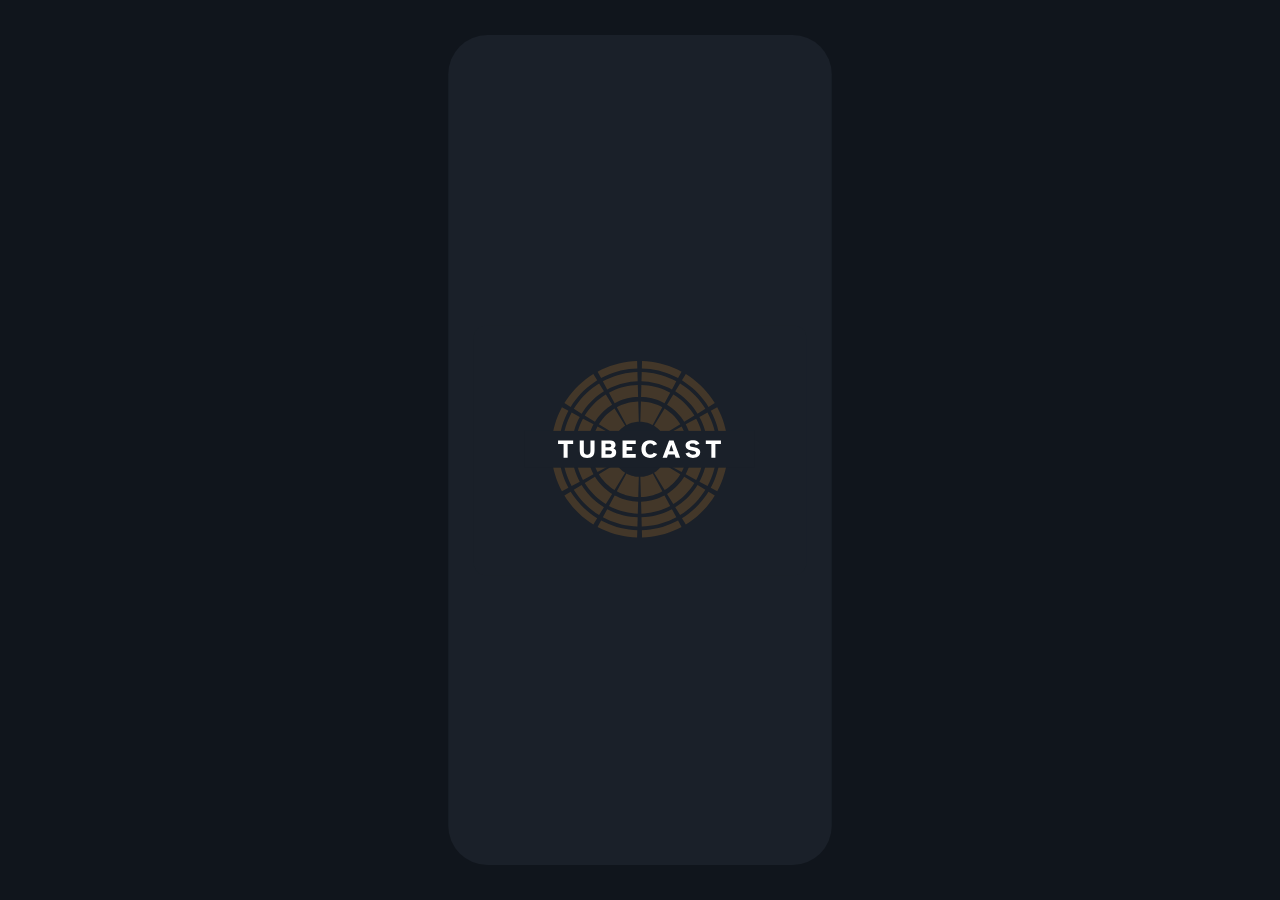
<file: index.html>
<!DOCTYPE html>
<html lang="en">
<head>
<meta charset="utf-8">
<script src="config.js?v=20261102-live3"></script>
<script>(function(){var p=new URLSearchParams(location.search),live=!!String((window.TUBECAST_CONFIG||{}).apiBase||'').trim();if(live&&p.has('demo')){p.delete('demo');history.replaceState(null,'',location.pathname+(p.size?'?'+p.toString():'')+location.hash);}if(!live&&p.get('demo')==='commute')return;if(p.get('welcome')==='done'){p.delete('welcome');history.replaceState(null,'',location.pathname+(p.size?'?'+p.toString():'')+location.hash);return;}if(location.hash)return;location.replace('onboarding.html'+(p.size?'?'+p.toString():''));})();</script>
<meta name="viewport" content="width=device-width, initial-scale=1, viewport-fit=cover">
<title>Tubecast — All lines</title>
<link rel="stylesheet" href="styles.css?v=20261102-ring1">
<link rel="stylesheet" href="css/search.css?v=20261102-final2">
<link rel="stylesheet" href="css/line.css?v=20261104-ns2">
<link rel="stylesheet" href="css/header-collapse.css?v=20261102-map12">
<link rel="stylesheet" href="css/motion.css?v=20261102-map12">
<link rel="stylesheet" href="css/responsive.css?v=20261102-mobile1">
<link rel="stylesheet" href="css/service.css?v=20261103-mk1">
<meta name="theme-color" content="#1a2029">
<script src="js/shell.js?v=20261102-mobile1"></script>
<link rel="manifest" href="manifest.webmanifest">
<link rel="apple-touch-icon" sizes="180x180" href="assets/icons/apple-touch-icon.png">
<link rel="icon" type="image/png" sizes="192x192" href="assets/icons/icon-192.png">
<meta name="apple-mobile-web-app-capable" content="yes">
<meta name="mobile-web-app-capable" content="yes">
<meta name="apple-mobile-web-app-title" content="Tubecast">
<meta name="apple-mobile-web-app-status-bar-style" content="black-translucent">
</head>
<body>
<!-- line.html?line=<slug>[&state=loading|stale|error]  ·  Figma 141:9896 141:13006 141:13690 141:14282 141:14891 141:15467 141:16110 -->
<div class="stage">
  <div class="phone pg" id="phone">

    <div class="pager" id="pager" aria-roledescription="carousel" aria-label="Tube lines"><div class="pager-track" id="track"></div></div>
    <div id="live" class="sr" aria-live="polite"></div>

    <!-- fixed chrome (same as index.html) -->
    <div class="statusbar">
      <div class="t">8:52</div>
      <div class="island"></div>
      <span class="b" style="left:300px;top:22px;height:4px"></span>
      <span class="b" style="left:305px;top:19.5px;height:6.5px"></span>
      <span class="b" style="left:310px;top:17px;height:9px"></span>
      <span class="b" style="left:315px;top:14.5px;height:11.5px"></span>
      <span class="batt"></span><span class="battf"></span>
    </div>

    <div class="bottomctl">
      <button class="btn map" id="btnmap" aria-label="Map" data-href="map.html">
        <svg width="44" height="44" viewBox="0 0 44 44" fill="none" aria-hidden="true">
          <path d="M12 15 L18 13 L26 16 L32 14 L32 29 L26 31 L18 28 L12 30 Z M18 13 L18 28 M26 16 L26 31"
                stroke="#fff" stroke-width="1.8" stroke-linejoin="round" fill="none"/>
        </svg>
      </button>
      <div class="pagepos" id="pagepos" role="group" aria-label="Lines"></div>
      <button class="btn list" aria-label="Lines" data-href="index.html#all-lines">
        <span class="d" style="top:14.5px"></span><span class="l" style="top:15.2px"></span>
        <span class="d" style="top:21px"></span>  <span class="l" style="top:21.7px"></span>
        <span class="d" style="top:27.5px"></span><span class="l" style="top:28.2px"></span>
      </button>
    </div>

    <div class="safari">
      <div class="rb back" data-back role="button" aria-label="Back"><span>&lsaquo;</span></div>
      <div class="addr"><span id="addr">tubecast.london/line</span></div>
      <div class="rb more"><span>&ctdot;</span></div>
      <div class="home"></div>
    </div>
  </div>
  <div class="caption" id="caption"></div>
</div>

<script>window.PAGER_HOME=true</script>
<script src="assets/network.js?v=20261102-map12"></script>
<script src="assets/map.js?v=20261102-map12"></script>
<script src="assets/linemeta.js?v=20261102-map12"></script>
<script src="assets/lines.js?v=20261102-map12"></script>
<script src="js/map-labels.js?v=20261102-map12"></script>
<script src="js/station-catalog.js?v=20261102-map12"></script>
<script src="assets/tfl-network.js?v=20261102-state1"></script>
<script src="js/demo-mode-core.js?v=20261102-final2"></script>
<script src="data/demo/commute.js?v=20261102-final2"></script>
<script src="data/demo/journey_stratford_whitecity.js?v=20261102-demo1"></script>
<script src="js/demo-mode.js?v=20261102-ring2"></script>
<script src="data/naptan-names.js?v=20261105-n8"></script>
<script src="js/state-model.js?v=20261105-stale1"></script>
<script src="data/model/tubecast-20261104.js?v=20261105-m8"></script>
<script src="js/forecast-model.js?v=20261103-e2"></script>
<script src="js/live-data.js?v=20261105-refresh1"></script>
<script src="js/flow-data.js?v=20261106-carry1"></script>
<script src="assets/station-directory.js?v=20261102-map12"></script>
<script src="js/search.js?v=20261102-final2"></script>
<script src="js/lines-page.js?v=20261104-dup1"></script>
<script src="js/motion.js?v=20261102-map12"></script>
<script src="js/header-collapse.js?v=20261102-map12"></script>
<script src="js/ring-chart.js?v=20261106-carry1"></script>
<script src="js/overview-page.js?v=20261103-fix5"></script>
<script src="js/line-page.js?v=20261104-cum1"></script>
</body>
</html>
</file>
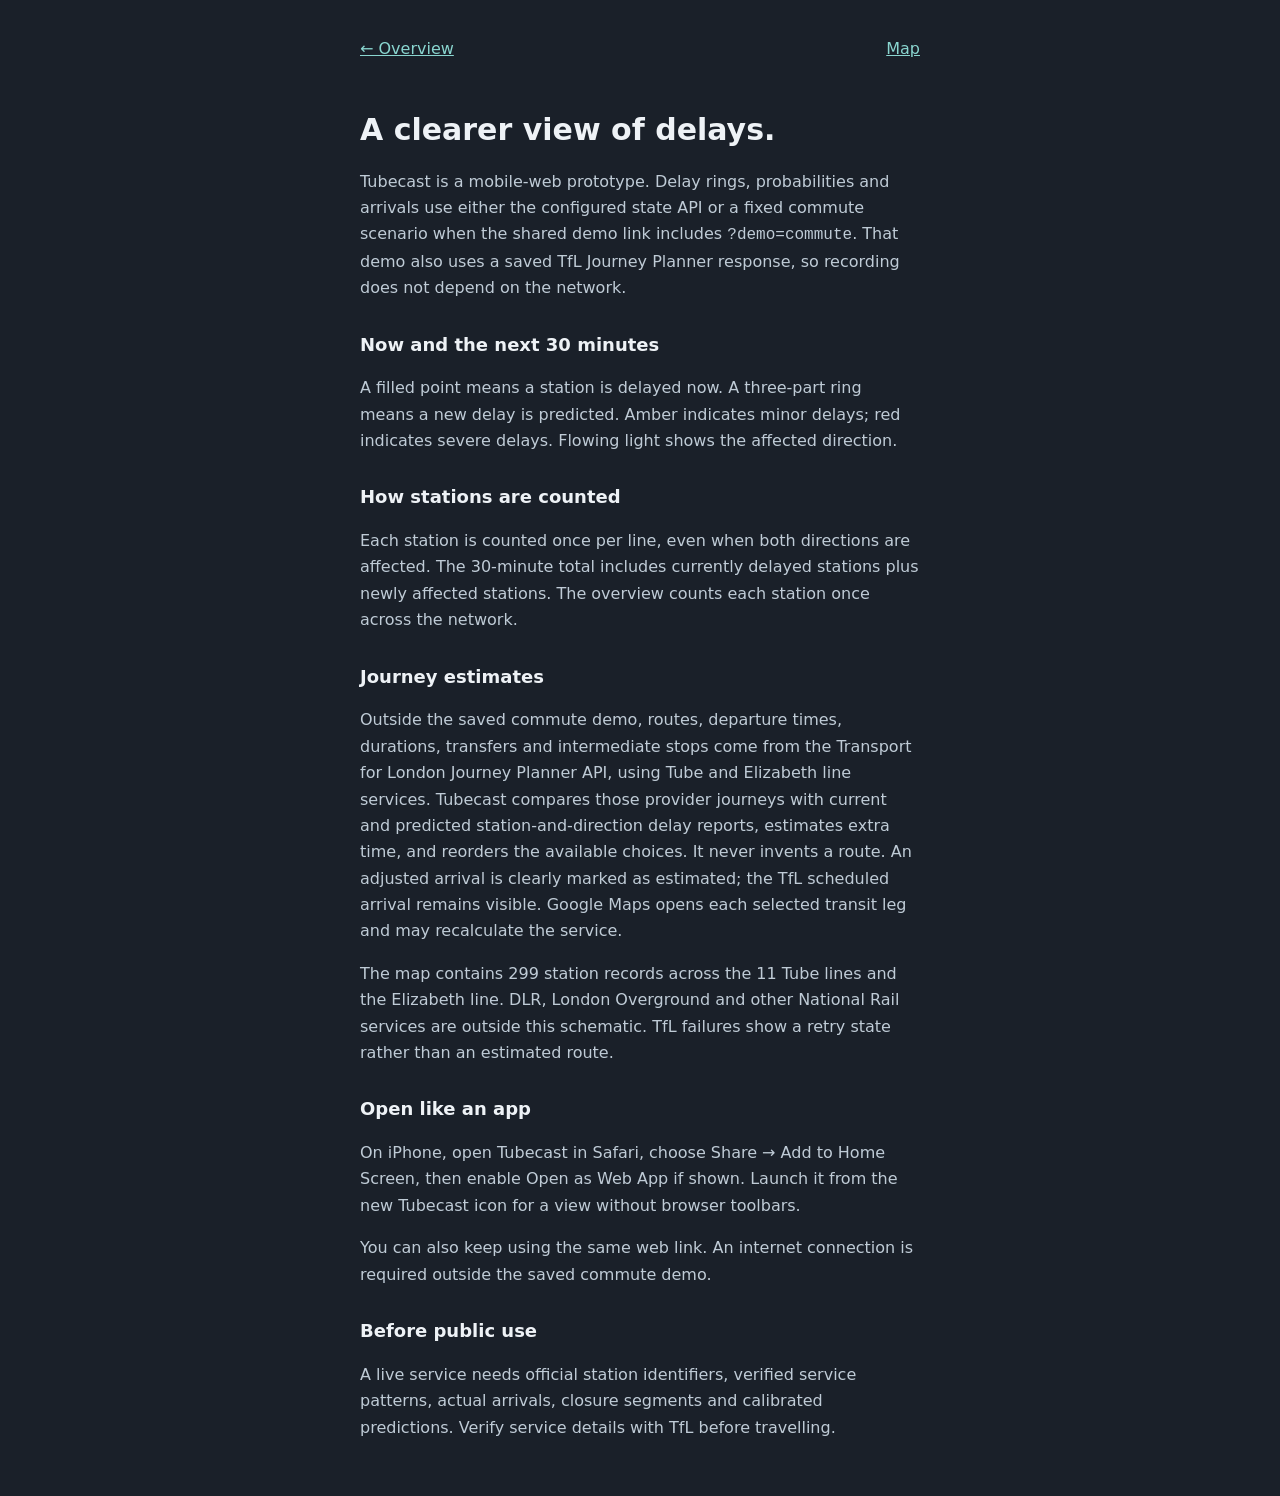
<file: about.html>
<!doctype html><html lang="en"><head><meta charset="utf-8"><meta name="viewport" content="width=device-width,initial-scale=1,viewport-fit=cover"><meta name="theme-color" content="#1a2029"><title>Tubecast · About the data</title><style>body{background:#1a2029;color:#eef2f6;font:16px/1.65 system-ui;margin:0;padding:max(24px,env(safe-area-inset-top)) 24px 40px}main{max-width:560px;margin:auto}a{color:#8ad6d0}h1{font-size:30px;line-height:1.2}h2{font-size:18px;margin-top:28px}p{color:#bfcbd6}nav{display:flex;justify-content:space-between;padding:12px 0 30px}</style><link rel="manifest" href="manifest.webmanifest">
<link rel="apple-touch-icon" sizes="180x180" href="assets/icons/apple-touch-icon.png">
<link rel="icon" type="image/png" sizes="192x192" href="assets/icons/icon-192.png">
<meta name="apple-mobile-web-app-capable" content="yes">
<meta name="mobile-web-app-capable" content="yes">
<meta name="apple-mobile-web-app-title" content="Tubecast">
<meta name="apple-mobile-web-app-status-bar-style" content="black-translucent">
</head><body><main><nav><a href="index.html#overview">← Overview</a><a href="map.html">Map</a></nav><h1>A clearer view of delays.</h1><p>Tubecast is a mobile-web prototype. Delay rings, probabilities and arrivals use either the configured state API or a fixed commute scenario when the shared demo link includes <code>?demo=commute</code>. That demo also uses a saved TfL Journey Planner response, so recording does not depend on the network.</p><h2>Now and the next 30 minutes</h2><p>A filled point means a station is delayed now. A three-part ring means a new delay is predicted. Amber indicates minor delays; red indicates severe delays. Flowing light shows the affected direction.</p><h2>How stations are counted</h2><p>Each station is counted once per line, even when both directions are affected. The 30-minute total includes currently delayed stations plus newly affected stations. The overview counts each station once across the network.</p><h2>Journey estimates</h2><p>Outside the saved commute demo, routes, departure times, durations, transfers and intermediate stops come from the Transport for London Journey Planner API, using Tube and Elizabeth line services. Tubecast compares those provider journeys with current and predicted station-and-direction delay reports, estimates extra time, and reorders the available choices. It never invents a route. An adjusted arrival is clearly marked as estimated; the TfL scheduled arrival remains visible. Google Maps opens each selected transit leg and may recalculate the service.</p><p>The map contains 299 station records across the 11 Tube lines and the Elizabeth line. DLR, London Overground and other National Rail services are outside this schematic. TfL failures show a retry state rather than an estimated route.</p><h2>Open like an app</h2><p>On iPhone, open Tubecast in Safari, choose Share → Add to Home Screen, then enable Open as Web App if shown. Launch it from the new Tubecast icon for a view without browser toolbars.</p><p>You can also keep using the same web link. An internet connection is required outside the saved commute demo.</p><h2>Before public use</h2><p>A live service needs official station identifiers, verified service patterns, actual arrivals, closure segments and calibrated predictions. Verify service details with TfL before travelling.</p></main></body></html>
</file>
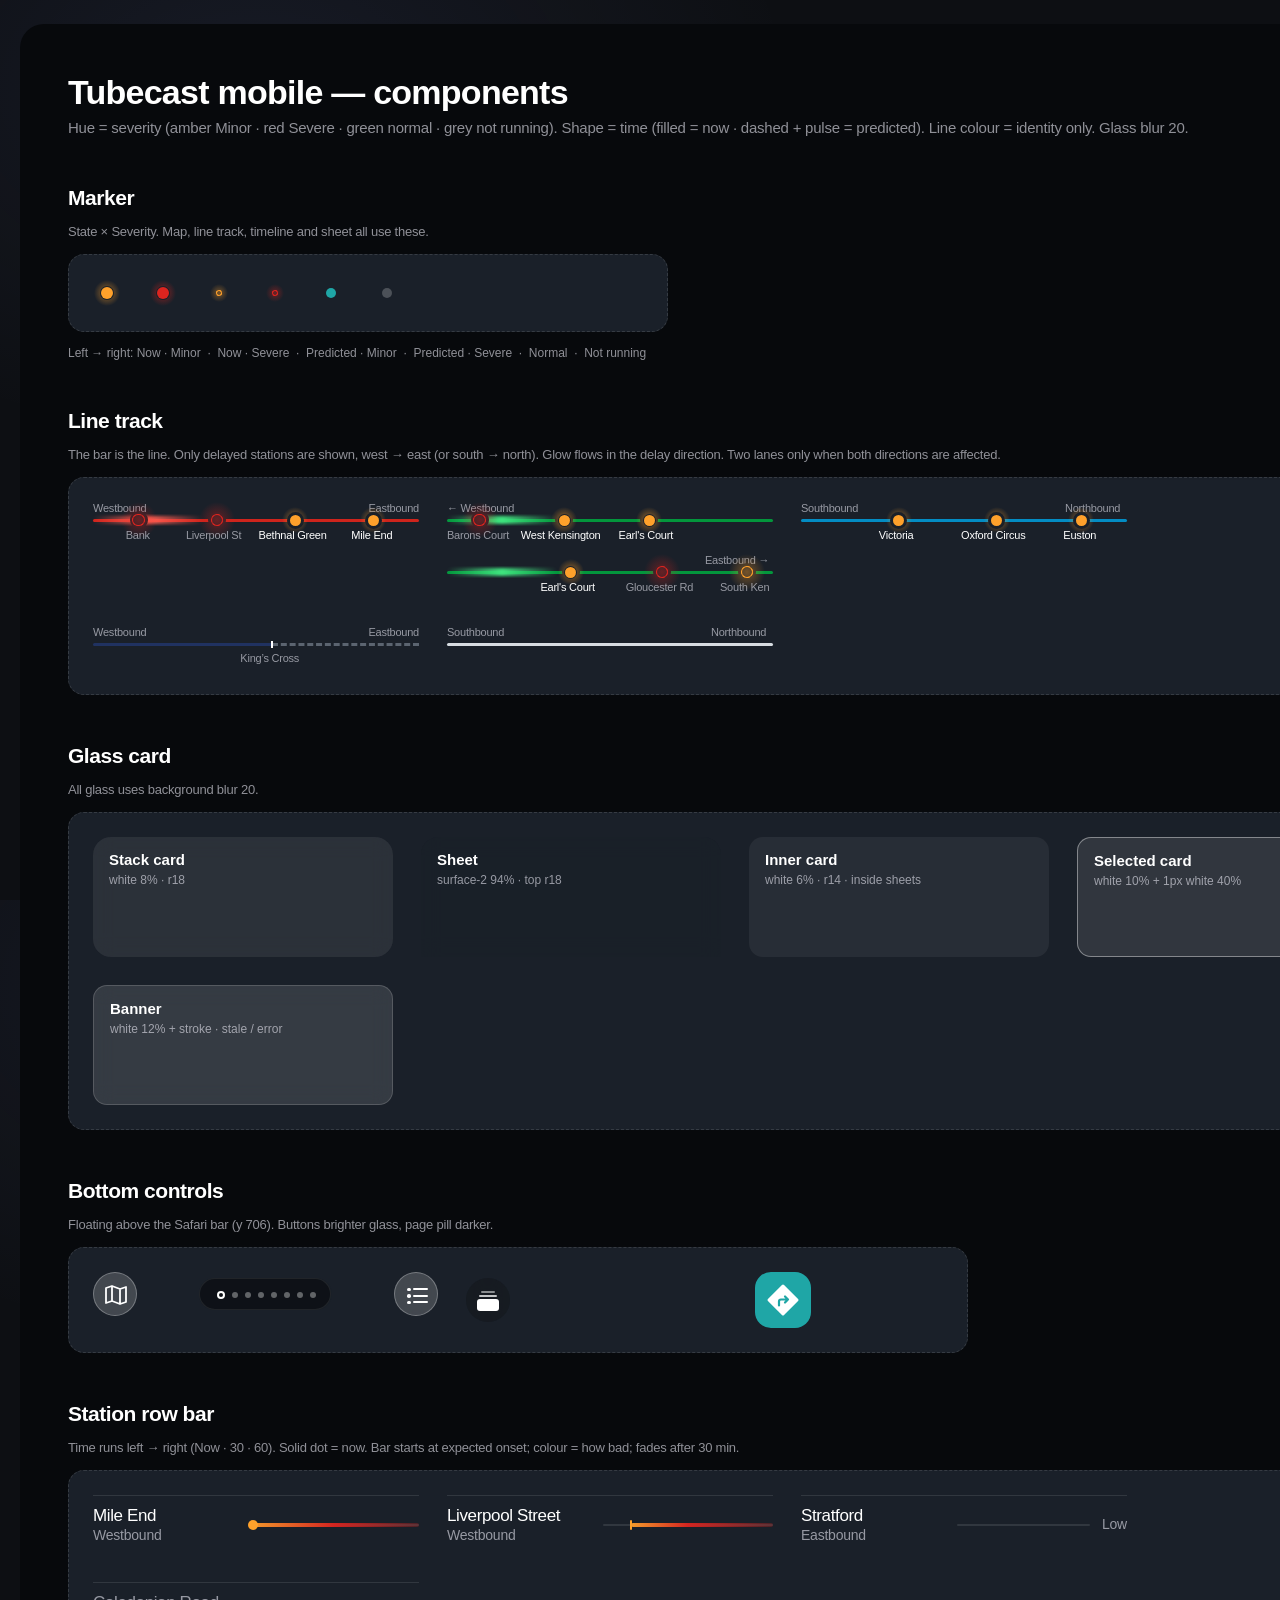
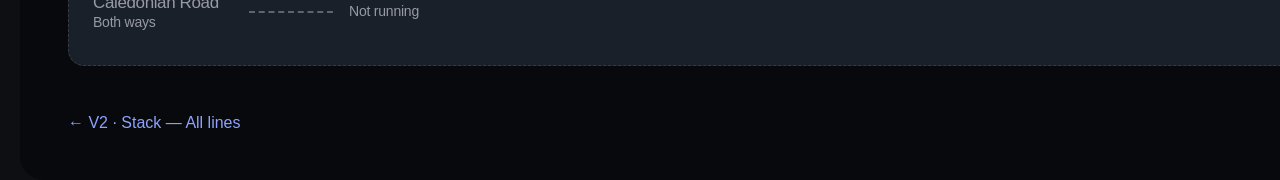
<file: components.html>
<!DOCTYPE html>
<html lang="en">
<head>
<meta charset="utf-8">
<meta name="viewport" content="width=device-width, initial-scale=1,viewport-fit=cover">
<title>Tubecast mobile — components</title>
<link rel="stylesheet" href="styles.css?v=20261102-ring1">
<link rel="stylesheet" href="css/motion.css">
<link rel="stylesheet" href="css/responsive.css">
<script src="js/shell.js"></script>
</head>
<body class="sheetpage">

<div class="sheet">

  <div class="top">
    <div class="h1">Tubecast mobile — components</div>
    <div class="lede">Hue = severity (amber Minor · red Severe · green normal · grey not running). Shape = time (filled = now · dashed + pulse = predicted). Line colour = identity only. Glass blur 20.</div>
  </div>

  <!-- ===================== Marker ===================== -->
  <div class="sec">
    <div class="h2">Marker</div>
    <div class="note">State × Severity. Map, line track, timeline and sheet all use these.</div>

    <div class="set w600">
      <!-- State=Now, Severity=Minor -->
      <div class="cell m">
        <span class="nowglow minor" style="left:1px;top:1px;width:26px;height:26px"></span>
        <span class="nowdot minor"  style="left:8px;top:8px;width:12px;height:12px"></span>
      </div>
      <!-- State=Now, Severity=Severe -->
      <div class="cell m">
        <span class="nowglow severe" style="left:1px;top:1px;width:26px;height:26px"></span>
        <span class="nowdot severe"  style="left:8px;top:8px;width:12px;height:12px"></span>
      </div>
      <!-- State=Predicted, Severity=Minor -->
      <div class="cell m">
        <span class="pred minor" style="--s:.45;left:-.4px;top:-.4px"><i class="g"></i><i class="p"></i><i class="c"></i></span>
      </div>
      <!-- State=Predicted, Severity=Severe -->
      <div class="cell m">
        <span class="pred severe" style="--s:.45;left:-.4px;top:-.4px"><i class="g"></i><i class="p"></i><i class="c"></i></span>
      </div>
      <!-- State=Normal -->
      <div class="cell m">
        <span class="nowdot good" style="left:9px;top:9px;width:10px;height:10px;box-shadow:none"></span>
      </div>
      <!-- State=Not running -->
      <div class="cell m">
        <span style="position:absolute;left:9px;top:9px;width:10px;height:10px;border-radius:50%;background:rgba(255,255,255,.22)"></span>
      </div>
    </div>

    <div class="cap">Left&nbsp;&rarr;&nbsp;right: Now&nbsp;·&nbsp;Minor &nbsp;·&nbsp; Now&nbsp;·&nbsp;Severe &nbsp;·&nbsp; Predicted&nbsp;·&nbsp;Minor &nbsp;·&nbsp; Predicted&nbsp;·&nbsp;Severe &nbsp;·&nbsp; Normal &nbsp;·&nbsp; Not running</div>
  </div>

  <!-- ===================== Line track ===================== -->
  <div class="sec">
    <div class="h2">Line track</div>
    <div class="note">The bar is the line. Only delayed stations are shown, west&nbsp;&rarr;&nbsp;east (or south&nbsp;&rarr;&nbsp;north). Glow flows in the delay direction. Two lanes only when both directions are affected.</div>

    <div class="set">

      <!-- Type = 1 lane -->
      <div class="track">
        <span class="dir l">Westbound</span><span class="dir r">Eastbound</span>
        <span class="lc" style="background:var(--central)"></span>
        <span class="glow toleft"><i style="background:linear-gradient(90deg,rgba(225,37,27,0),#ff5e52 50%,rgba(225,37,27,0))"></i></span>
        <span class="casing" style="left:36.64px;top:9px;width:18px;height:18px"></span>
        <span class="pred severe" style="--s:.9;left:16.84px;top:-10.8px"><i class="g"></i><i class="p"></i><i class="c"></i></span>
        <span class="st" style="left:32.64px">Bank</span>
        <span class="casing" style="left:114.88px;top:9px;width:18px;height:18px"></span>
        <span class="pred severe" style="--s:.9;left:95.08px;top:-10.8px"><i class="g"></i><i class="p"></i><i class="c"></i></span>
        <span class="st" style="left:92.88px">Liverpool St</span>
        <span class="nowglow minor" style="left:189.12px;top:5px;width:26px;height:26px"></span>
        <span class="casing" style="left:193.62px;top:9.5px;width:17px;height:17px"></span>
        <span class="nowdot minor" style="left:196.62px;top:12.5px;width:11px;height:11px"></span>
        <span class="st on" style="left:165.62px">Bethnal Green</span>
        <span class="nowglow minor" style="left:267.36px;top:5px;width:26px;height:26px"></span>
        <span class="casing" style="left:271.86px;top:9.5px;width:17px;height:17px"></span>
        <span class="nowdot minor" style="left:274.86px;top:12.5px;width:11px;height:11px"></span>
        <span class="st on" style="left:258.36px">Mile End</span>
      </div>

      <!-- Type = 2 lanes -->
      <div style="display:flex;flex-direction:column;gap:8px;width:326px">
        <div class="track">
          <span class="dir l">&larr; Westbound</span>
          <span class="lc" style="background:var(--district)"></span>
          <span class="glow toleft"><i style="background:linear-gradient(90deg,rgba(0,163,63,0),#40e37f 50%,rgba(0,163,63,0))"></i></span>
          <span class="casing" style="left:23.6px;top:9px;width:18px;height:18px"></span>
          <span class="pred severe" style="--s:.9;left:3.8px;top:-10.8px"><i class="g"></i><i class="p"></i><i class="c"></i></span>
          <span class="st" style="left:0">Barons Court</span>
          <span class="casing" style="left:108.36px;top:9px;width:18px;height:18px"></span>
          <span class="nowglow minor" style="left:104.36px;top:5px;width:26px;height:26px"></span>
          <span class="nowdot minor" style="left:111.86px;top:12.5px;width:11px;height:11px"></span>
          <span class="st on" style="left:73.86px">West Kensington</span>
          <span class="casing" style="left:193.12px;top:9px;width:18px;height:18px"></span>
          <span class="nowglow minor" style="left:189.12px;top:5px;width:26px;height:26px"></span>
          <span class="nowdot minor" style="left:196.62px;top:12.5px;width:11px;height:11px"></span>
          <span class="st on" style="left:171.62px">Earl&#39;s Court</span>
        </div>
        <div class="track">
          <span class="dir" style="left:258px">Eastbound &rarr;</span>
          <span class="lc" style="background:var(--district)"></span>
          <span class="glow toright"><i style="background:linear-gradient(90deg,rgba(0,163,63,0),#40e37f 50%,rgba(0,163,63,0))"></i></span>
          <span class="casing" style="left:114.88px;top:9px;width:18px;height:18px"></span>
          <span class="nowglow minor" style="left:110.88px;top:5px;width:26px;height:26px"></span>
          <span class="nowdot minor" style="left:118.38px;top:12.5px;width:11px;height:11px"></span>
          <span class="st on" style="left:93.38px">Earl&#39;s Court</span>
          <span class="casing" style="left:206.16px;top:9px;width:18px;height:18px"></span>
          <span class="pred severe" style="--s:.9;left:186.36px;top:-10.8px"><i class="g"></i><i class="p"></i><i class="c"></i></span>
          <span class="st" style="left:178.66px">Gloucester Rd</span>
          <span class="casing" style="left:290.92px;top:9px;width:18px;height:18px"></span>
          <span class="pred minor" style="--s:.9;left:271.12px;top:-10.8px"><i class="g"></i><i class="p"></i><i class="c"></i></span>
          <span class="st" style="left:273px">South Ken</span>
        </div>
      </div>

      <!-- Type = Whole line -->
      <div class="track">
        <span class="dir l">Southbound</span><span class="dir" style="left:264px">Northbound</span>
        <span class="lc" style="background:var(--vic)"></span>
        <span class="nowglow minor" style="left:84.8px;top:5px;width:26px;height:26px"></span>
        <span class="casing" style="left:89.3px;top:9.5px;width:17px;height:17px"></span>
        <span class="nowdot minor" style="left:92.3px;top:12.5px;width:11px;height:11px"></span>
        <span class="st on" style="left:77.8px">Victoria</span>
        <span class="nowglow minor" style="left:182.6px;top:5px;width:26px;height:26px"></span>
        <span class="casing" style="left:187.1px;top:9.5px;width:17px;height:17px"></span>
        <span class="nowdot minor" style="left:190.1px;top:12.5px;width:11px;height:11px"></span>
        <span class="st on" style="left:160.1px">Oxford Circus</span>
        <span class="nowglow minor" style="left:267.36px;top:5px;width:26px;height:26px"></span>
        <span class="casing" style="left:271.86px;top:9.5px;width:17px;height:17px"></span>
        <span class="nowdot minor" style="left:274.86px;top:12.5px;width:11px;height:11px"></span>
        <span class="st on" style="left:262.36px">Euston</span>
      </div>

      <!-- Type = Not running -->
      <div class="track">
        <span class="dir l">Westbound</span><span class="dir r">Eastbound</span>
        <span class="lc" style="background:var(--pic);opacity:.35"></span>
        <span class="cut"  style="left:179.3px;width:146.7px"></span>
        <span class="dash" style="left:179.3px;width:146.7px"></span>
        <span class="tick" style="left:178.3px"></span>
        <span class="st" style="left:147.3px;top:26px">King&rsquo;s Cross</span>
      </div>

      <!-- Type = No delays -->
      <div class="track" style="height:24px">
        <span class="dir l">Southbound</span><span class="dir" style="left:264px">Northbound</span>
        <span class="lc" style="background:var(--nor)"></span>
      </div>

    </div>
  </div>

  <!-- ===================== Glass card ===================== -->
  <div class="sec">
    <div class="h2">Glass card</div>
    <div class="note">All glass uses background blur 20.</div>
    <div class="set">
      <div class="spec stack"><b>Stack card</b><span>white 8% · r18</span></div>
      <div class="spec sheetc"><b>Sheet</b><span>surface-2 94% · top r18</span></div>
      <div class="spec inner"><b>Inner card</b><span>white 6% · r14 · inside sheets</span></div>
      <div class="spec selected"><b>Selected card</b><span>white 10% + 1px white 40%</span></div>
      <div class="spec banner"><b>Banner</b><span>white 12% + stroke · stale / error</span></div>
    </div>
  </div>

  <!-- ===================== Bottom controls ===================== -->
  <div class="sec">
    <div class="h2">Bottom controls</div>
    <div class="note">Floating above the Safari bar (y&nbsp;706). Buttons brighter glass, page pill darker.</div>
    <div class="set w900">

      <!-- Context = Stack -->
      <div class="ctlspec">
        <button class="btn map" aria-label="Map">
          <svg width="44" height="44" viewBox="0 0 44 44" fill="none" aria-hidden="true">
            <path d="M12 15 L18 13 L26 16 L32 14 L32 29 L26 31 L18 28 L12 30 Z M18 13 L18 28 M26 16 L26 31"
                  stroke="#fff" stroke-width="1.8" stroke-linejoin="round" fill="none"/>
          </svg>
        </button>
        <div class="pagepos">
          <i class="cur" style="left:16.75px"></i>
          <i style="left:31.75px"></i><i style="left:44.75px"></i><i style="left:57.75px"></i>
          <i style="left:70.75px"></i><i style="left:83.75px"></i><i style="left:96.75px"></i>
          <i style="left:109.75px"></i>
        </div>
        <button class="btn list" aria-label="Lines">
          <span class="d" style="top:14.5px"></span><span class="l" style="top:15.2px"></span>
          <span class="d" style="top:21px"></span>  <span class="l" style="top:21.7px"></span>
          <span class="d" style="top:27.5px"></span><span class="l" style="top:28.2px"></span>
        </button>
      </div>

      <!-- Context = Map -->
      <div class="ctlspec map">
        <button class="btn stack" aria-label="Stack">
          <span class="r" style="left:15px;top:13px;width:14px;height:2px;opacity:.5"></span>
          <span class="r" style="left:13px;top:17px;width:18px;height:2px;opacity:.75"></span>
          <span class="r" style="left:11px;top:21px;width:22px;height:12px;border-radius:3px"></span>
        </button>
        <button class="btn route" aria-label="Routes">
          <svg width="56" height="56" viewBox="0 0 56 56" fill="none" aria-hidden="true">
            <path d="M28 14 L42 28 L28 42 L14 28 Z" fill="#fff" stroke="#fff" stroke-width="3" stroke-linejoin="round"/>
            <path d="M24 33.5 L24 29.5 C24 28.4 24.9 27.5 26 27.5 L33 27.5 M30 24.5 L33 27.5 L30 30.5"
                  stroke="#1fa6a6" stroke-width="2.2" stroke-linecap="round" stroke-linejoin="round" fill="none"/>
          </svg>
        </button>
      </div>

    </div>
  </div>

  <!-- ===================== Station row bar ===================== -->
  <div class="sec">
    <div class="h2">Station row bar</div>
    <div class="note">Time runs left&nbsp;&rarr;&nbsp;right (Now&nbsp;·&nbsp;30&nbsp;·&nbsp;60). Solid dot = now. Bar starts at expected onset; colour = how bad; fades after 30&nbsp;min.</div>
    <div class="set">

      <!-- Kind = Now delayed -->
      <div class="srow">
        <span class="stn"><b>Mile End</b><i>Westbound</i></span>
        <span class="tbar">
          <span class="trk" style="width:170px"></span>
          <span class="exp" style="left:0;width:170px;background:linear-gradient(90deg,rgba(255,161,43,.95) 0%,rgba(220,36,31,.95) 50%,rgba(220,36,31,.25) 100%)"></span>
          <span class="dot"></span>
        </span>
      </div>

      <!-- Kind = Predicted onset -->
      <div class="srow">
        <span class="stn"><b>Liverpool Street</b><i>Westbound</i></span>
        <span class="tbar">
          <span class="trk" style="width:170px"></span>
          <span class="exp" style="left:28.33px;width:141.667px;background:linear-gradient(90deg,rgba(255,161,43,.95) 0%,rgba(220,36,31,.95) 40%,rgba(220,36,31,.25) 100%)"></span>
          <span class="ons" style="left:27.33px"></span>
        </span>
      </div>

      <!-- Kind = Low -->
      <div class="srow">
        <span class="stn"><b>Stratford</b><i>Eastbound</i></span>
        <span class="tbar">
          <span class="trk" style="width:133px"></span>
          <span class="lbl">Low</span>
        </span>
      </div>

      <!-- Kind = Not running -->
      <div class="srow off">
        <span class="stn"><b>Caledonian Road</b><i>Both ways</i></span>
        <span class="tbar">
          <span class="nrl" style="width:84px"></span>
          <span class="lbl">Not running</span>
        </span>
      </div>

    </div>
  </div>

  <div class="cap"><a href="index.html#overview" style="color:var(--navy-light);text-decoration:none">&larr; V2 · Stack — All lines</a></div>

</div>

</body>
</html>
</file>
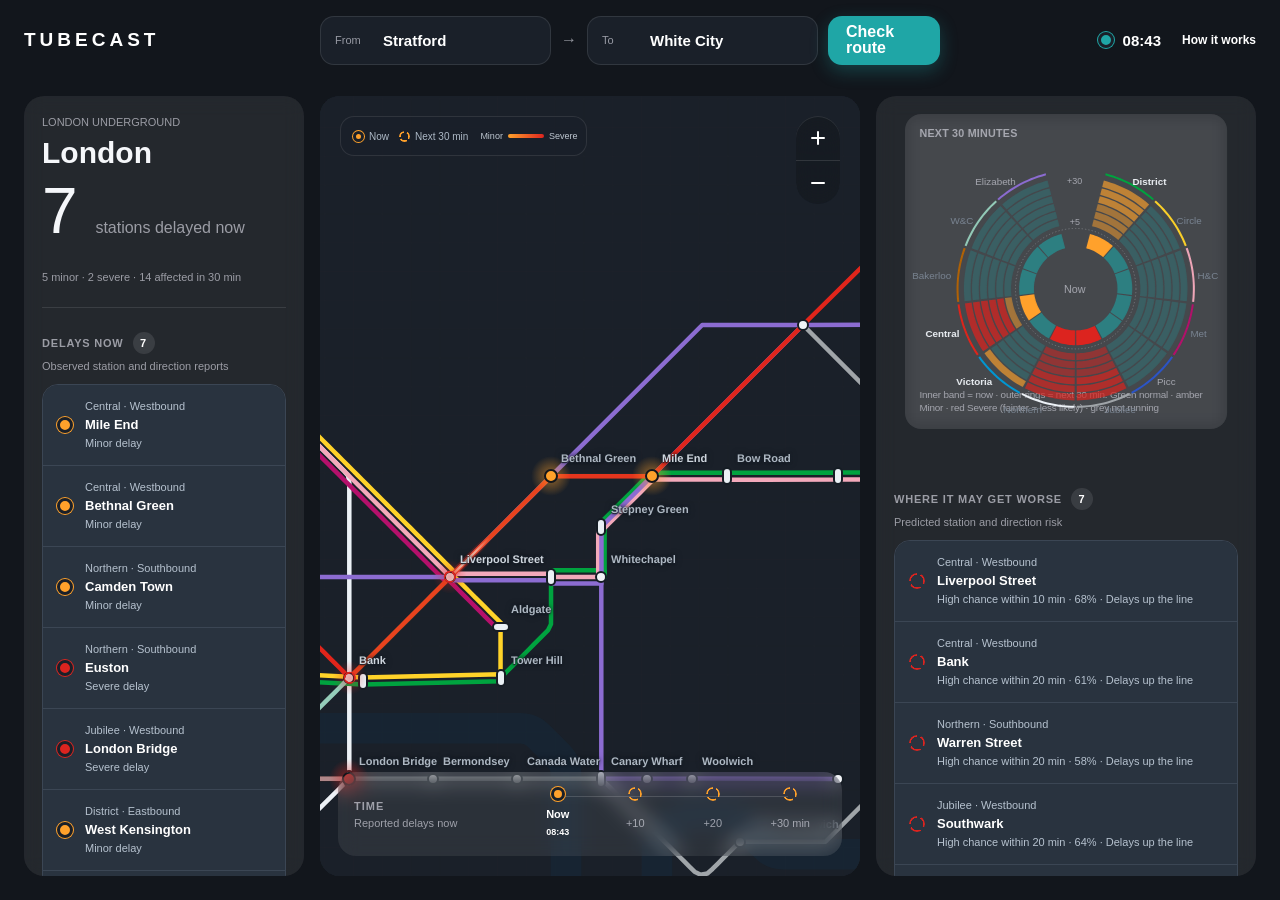
<file: console.html>
<!doctype html>
<html lang="en">
<head>
<meta charset="utf-8">
<title>Tubecast · Console</title>
<meta name="viewport" content="width=device-width, initial-scale=1">
<script>window.TUBECAST_CONSOLE_SCENARIO=true;</script>
<link rel="stylesheet" href="styles.css?v=20261102-ring1">
<link rel="stylesheet" href="css/flow.css?v=20261102-final2">
<link rel="stylesheet" href="css/line.css?v=20261104-ns2">
<link rel="stylesheet" href="css/station.css?v=20261102-console2">
<link rel="stylesheet" href="css/route.css?v=20261102-console2">
<link rel="stylesheet" href="css/service.css?v=20261103-mk1">
<link rel="stylesheet" href="css/console.css?v=20261102-final2">
<link rel="manifest" href="manifest.webmanifest">
<link rel="apple-touch-icon" sizes="180x180" href="assets/icons/apple-touch-icon.png">
<link rel="icon" type="image/png" sizes="192x192" href="assets/icons/icon-192.png">
</head>
<body class="console-page">
<div class="console" id="console">
  <header class="console-header">
    <a class="console-brand" href="index.html#overview" aria-label="Tubecast overview"><span>TUBECAST</span><small>London delay forecast</small></a>
    <form class="console-route" id="route-form">
      <label><small>From</small><input id="route-from" list="stations" value="Stratford" autocomplete="off"></label>
      <span aria-hidden="true">→</span>
      <label><small>To</small><input id="route-to" list="stations" value="White City" autocomplete="off"></label>
      <datalist id="stations"></datalist>
      <button class="btn-p" type="submit">Check route</button>
      <p class="console-route-error" id="route-error" role="alert" aria-live="polite"></p>
    </form>
    <div class="console-meta"><span class="delay-dot now good" aria-hidden="true"></span><b id="console-time">08:43</b><small id="console-updated">Updated just now</small><a href="about.html">How it works</a></div>
  </header>

  <aside class="card console-panel console-left" aria-label="Current service overview">
    <div class="console-scroll">
      <section class="console-summary" id="console-summary"></section>
      <section class="console-section"><div class="console-section-head"><span>DELAYS NOW</span><b id="now-count">0</b></div><p>Observed station and direction reports</p><div class="station-status" id="now-list"></div></section>
      <section class="console-section"><div class="console-section-head"><span>TFL LINE STATUS</span></div><div class="console-line-list" id="line-status"></div></section>
    </div>
  </aside>

  <main class="console-map" aria-label="Interactive Tube delay map">
    <iframe id="app-map" title="Tubecast interactive map" src="map.html?line=central&amp;console=1&amp;scenario=commute"></iframe>
    <div class="card console-timebar" aria-label="Forecast time">
      <div><b>TIME</b><span id="time-copy">Reported delays now</span></div>
      <div class="console-time-options" role="group" aria-label="Forecast minute">
        <button class="on" data-minute="0"><i class="delay-dot now minor"></i><span>Now</span><small id="time-now">08:43</small></button>
        <button data-minute="10"><i class="delay-dot next minor"></i><span>+10</span></button>
        <button data-minute="20"><i class="delay-dot next minor"></i><span>+20</span></button>
        <button data-minute="30"><i class="delay-dot next minor"></i><span>+30 min</span></button>
      </div>
    </div>
  </main>

  <aside class="card console-panel console-right" aria-live="polite">
    <div class="console-scroll" id="forecast-view">
      <div id="app-ring"></div>
      <section class="console-section"><div class="console-section-head"><span>WHERE IT MAY GET WORSE</span><b id="next-count">0</b></div><p>Predicted station and direction risk</p><div class="station-status" id="next-list"></div></section>
    </div>
    <div class="console-route-panel route-mode" id="route-view" hidden><div class="console-route-pane" id="route-pane"></div></div>
  </aside>
</div>

<script src="config.js?v=20261102-state1"></script>
<script src="assets/linemeta.js?v=20261102-console2"></script>
<script src="assets/lines.js?v=20261102-console2"></script>
<script src="assets/network.js?v=20261102-console2"></script>
<script src="js/station-catalog.js?v=20261102-console2"></script>
<script src="assets/tfl-network.js?v=20261102-console2"></script>
<script src="js/demo-mode-core.js?v=20261102-final2"></script>
<script src="data/demo/commute.js?v=20261102-final2"></script>
<script src="data/demo/journey_stratford_whitecity.js?v=20261102-console2"></script>
<script src="js/demo-mode.js?v=20261102-ring2"></script>
<script src="data/naptan-names.js?v=20261105-n8"></script>
<script src="js/state-model.js?v=20261105-stale1"></script>
<script src="data/model/tubecast-20261104.js?v=20261105-m8"></script>
<script src="js/forecast-model.js?v=20261103-e2"></script>
<script src="js/live-data.js?v=20261105-refresh1"></script>
<script src="js/flow-data.js?v=20261106-carry1"></script>
<script src="js/search.js?v=20261102-final2"></script>
<script src="js/lines-page.js?v=20261104-dup1"></script>
<script src="js/ring-chart.js?v=20261106-carry1"></script>
<script src="js/overview-page.js?v=20261103-fix5"></script>
<script src="js/console.js?v=20261102-b2"></script>
</body>
</html>
</file>
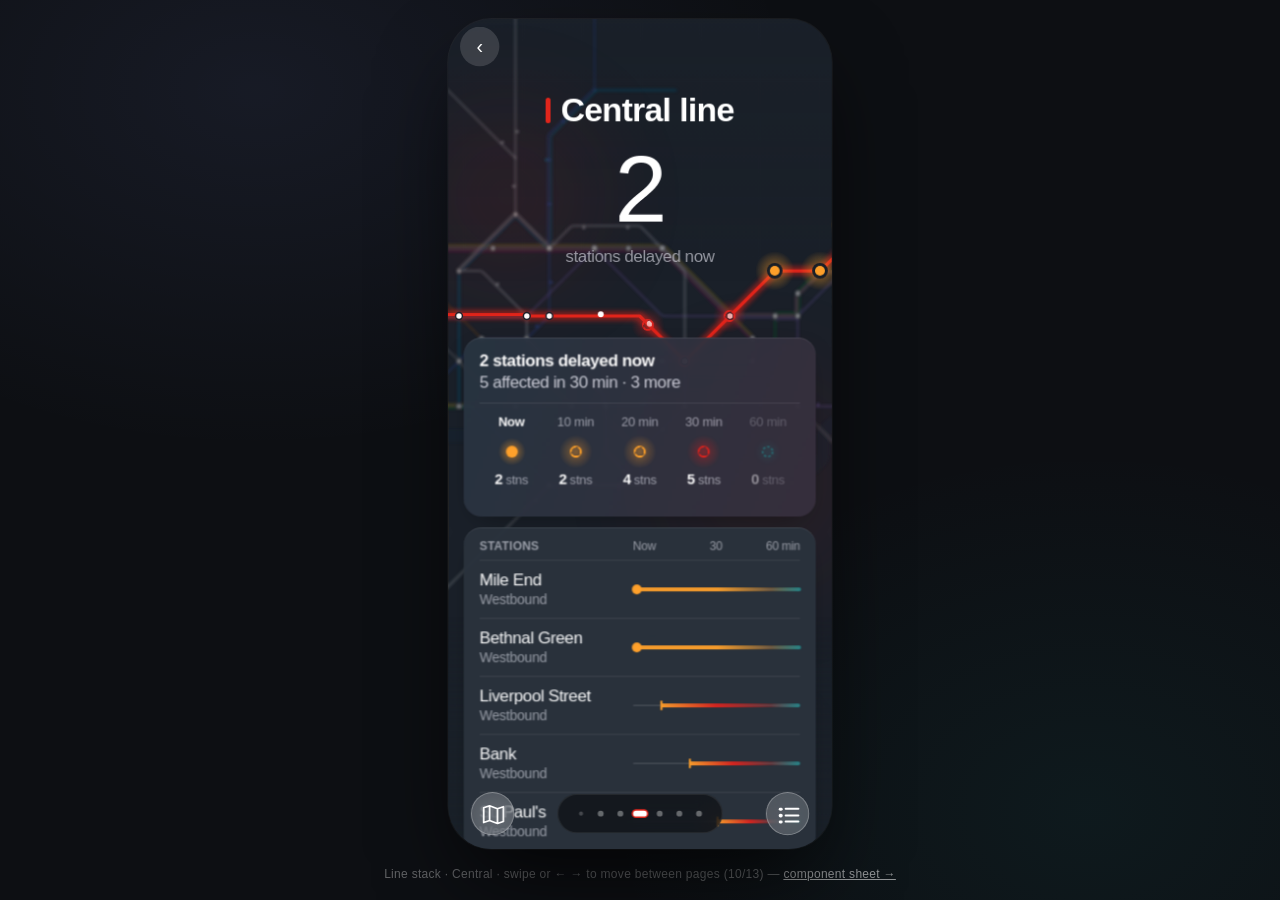
<file: line.html>
<!DOCTYPE html>
<html lang="en">
<head>
<meta charset="utf-8">
<meta name="viewport" content="width=device-width, initial-scale=1, viewport-fit=cover">
<title>Tubecast — Line</title>
<link rel="stylesheet" href="styles.css?v=20261102-ring1">
<link rel="stylesheet" href="css/search.css?v=20261102-final2">
<link rel="stylesheet" href="css/line.css?v=20261104-ns2">
<link rel="stylesheet" href="css/header-collapse.css?v=20261102-map12">
<link rel="stylesheet" href="css/motion.css?v=20261102-map12">
<link rel="stylesheet" href="css/responsive.css?v=20261102-mobile1">
<link rel="stylesheet" href="css/service.css?v=20261103-mk1">
<meta name="theme-color" content="#1a2029">
<script src="js/shell.js?v=20261102-mobile1"></script>
<link rel="manifest" href="manifest.webmanifest">
<link rel="apple-touch-icon" sizes="180x180" href="assets/icons/apple-touch-icon.png">
<link rel="icon" type="image/png" sizes="192x192" href="assets/icons/icon-192.png">
<meta name="apple-mobile-web-app-capable" content="yes">
<meta name="mobile-web-app-capable" content="yes">
<meta name="apple-mobile-web-app-title" content="Tubecast">
<meta name="apple-mobile-web-app-status-bar-style" content="black-translucent">
</head>
<body>
<!-- line.html?line=<slug>[&state=loading|stale|error]  ·  Figma 141:9896 141:13006 141:13690 141:14282 141:14891 141:15467 141:16110 -->
<div class="stage">
  <div class="phone pg" id="phone">

    <div class="pager" id="pager" aria-roledescription="carousel" aria-label="Tube lines"><div class="pager-track" id="track"></div></div>
    <div id="live" class="sr" aria-live="polite"></div>

    <!-- fixed chrome (same as index.html) -->
    <div class="statusbar">
      <div class="t">8:52</div>
      <div class="island"></div>
      <span class="b" style="left:300px;top:22px;height:4px"></span>
      <span class="b" style="left:305px;top:19.5px;height:6.5px"></span>
      <span class="b" style="left:310px;top:17px;height:9px"></span>
      <span class="b" style="left:315px;top:14.5px;height:11.5px"></span>
      <span class="batt"></span><span class="battf"></span>
    </div>

    <div class="bottomctl">
      <button class="btn map" id="btnmap" aria-label="Map" data-href="map.html">
        <svg width="44" height="44" viewBox="0 0 44 44" fill="none" aria-hidden="true">
          <path d="M12 15 L18 13 L26 16 L32 14 L32 29 L26 31 L18 28 L12 30 Z M18 13 L18 28 M26 16 L26 31"
                stroke="#fff" stroke-width="1.8" stroke-linejoin="round" fill="none"/>
        </svg>
      </button>
      <div class="pagepos" id="pagepos" role="group" aria-label="Lines"></div>
      <button class="btn list" aria-label="Lines" data-href="index.html#all-lines">
        <span class="d" style="top:14.5px"></span><span class="l" style="top:15.2px"></span>
        <span class="d" style="top:21px"></span>  <span class="l" style="top:21.7px"></span>
        <span class="d" style="top:27.5px"></span><span class="l" style="top:28.2px"></span>
      </button>
    </div>

    <div class="safari">
      <div class="rb back" data-back role="button" aria-label="Back"><span>&lsaquo;</span></div>
      <div class="addr"><span id="addr">tubecast.london/line</span></div>
      <div class="rb more"><span>&ctdot;</span></div>
      <div class="home"></div>
    </div>
  </div>
  <div class="caption" id="caption"></div>
</div>

<script src="assets/network.js?v=20261102-map12"></script>
<script src="assets/map.js?v=20261102-map12"></script>
<script src="assets/linemeta.js?v=20261102-map12"></script>
<script src="assets/lines.js?v=20261102-map12"></script>
<script src="js/map-labels.js?v=20261102-map12"></script>
<script src="js/station-catalog.js?v=20261102-map12"></script>
<script src="assets/tfl-network.js?v=20261102-state1"></script>
<script src="config.js?v=20261102-state1"></script>
<script src="js/demo-mode-core.js?v=20261102-final2"></script>
<script src="data/demo/commute.js?v=20261102-final2"></script>
<script src="data/demo/journey_stratford_whitecity.js?v=20261102-demo1"></script>
<script src="js/demo-mode.js?v=20261102-ring2"></script>
<script src="data/naptan-names.js?v=20261105-n8"></script>
<script src="js/state-model.js?v=20261105-stale1"></script>
<script src="data/model/tubecast-20261104.js?v=20261105-m8"></script>
<script src="js/forecast-model.js?v=20261103-e2"></script>
<script src="js/live-data.js?v=20261105-refresh1"></script>
<script src="js/flow-data.js?v=20261106-carry1"></script>
<script src="assets/station-directory.js?v=20261102-map12"></script>
<script src="js/search.js?v=20261102-final2"></script>
<script src="js/lines-page.js?v=20261104-dup1"></script>
<script src="js/motion.js?v=20261102-map12"></script>
<script src="js/header-collapse.js?v=20261102-map12"></script>
<script src="js/ring-chart.js?v=20261106-carry1"></script>
<script src="js/overview-page.js?v=20261103-fix5"></script>
<script src="js/line-page.js?v=20261104-cum1"></script>
</body>
</html>
</file>
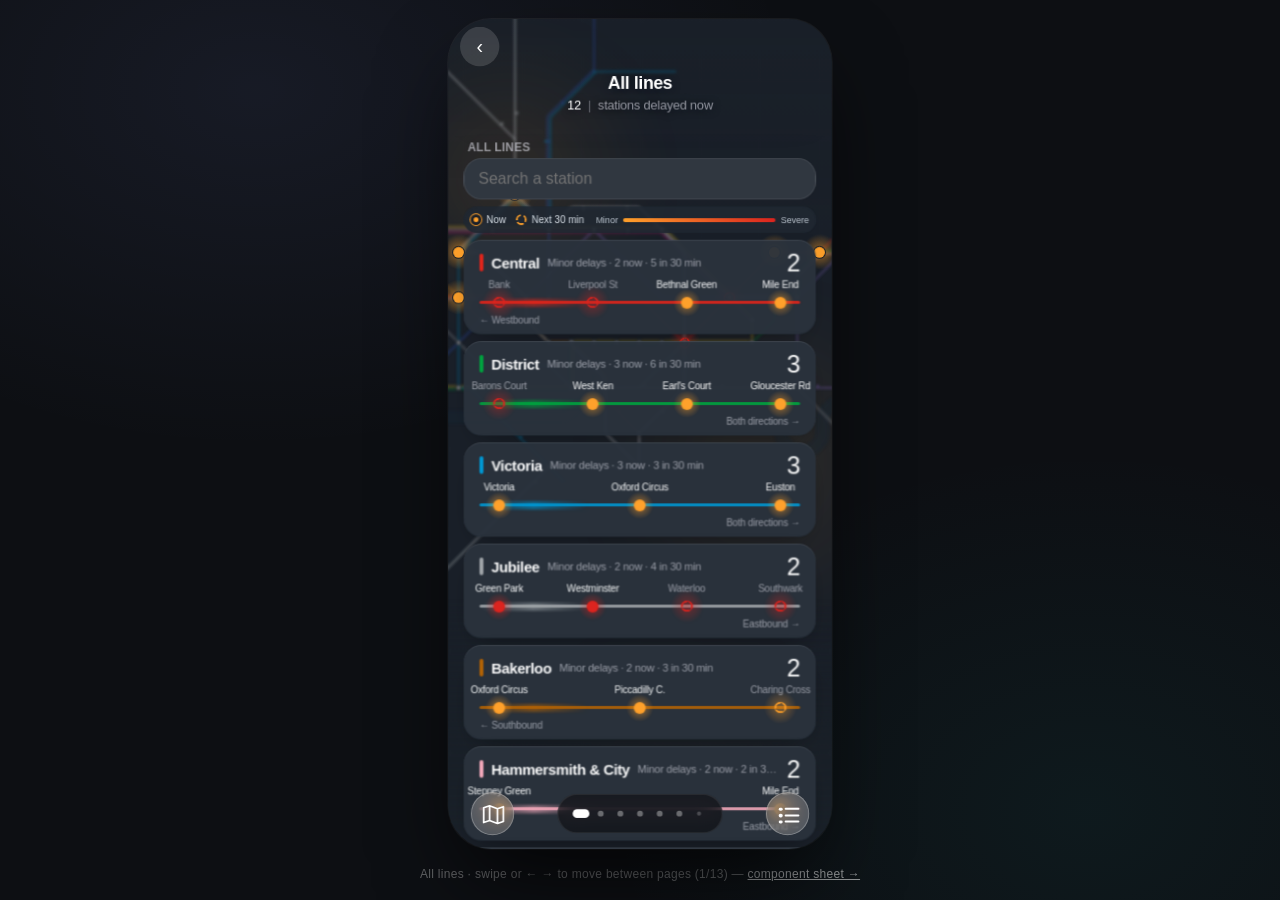
<file: lines.html>
<!doctype html><html lang="en"><head><meta charset="utf-8"><meta name="viewport" content="width=device-width,initial-scale=1"><title>Tubecast · All lines</title><meta http-equiv="refresh" content="0;url=index.html#all-lines"><script>location.replace('index.html#all-lines')</script></head><body><a href="index.html#all-lines">Open all lines</a></body></html>
</file>
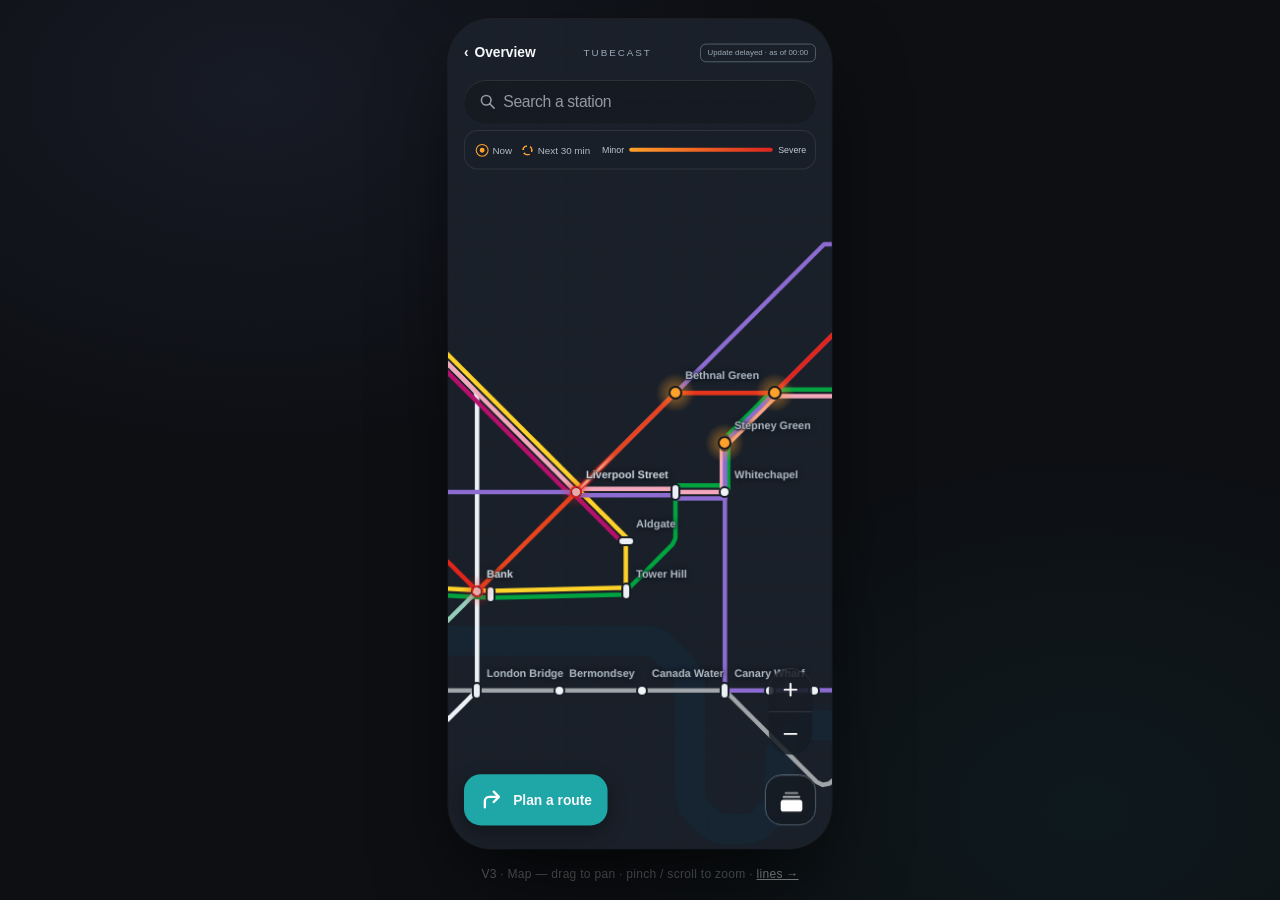
<file: map.html>
<!doctype html>
<html lang="en">
<head>
<meta charset="utf-8">
<title>Tubecast · Map</title>
<meta name="viewport" content="width=device-width, initial-scale=1, viewport-fit=cover">
<script>if(new URLSearchParams(location.search).get('console')==='1')document.documentElement.classList.add('mode-console-map');</script>
<link rel="stylesheet" href="styles.css?v=20261102-ring1">
<link rel="stylesheet" href="css/search.css?v=20261102-final2">
<link rel="stylesheet" href="css/map.css?v=20261102-map16">
<link rel="stylesheet" href="css/flow.css?v=20261102-final2">
<link rel="stylesheet" href="css/motion.css?v=20261102-map16">
<link rel="stylesheet" href="css/responsive.css?v=20261102-mobile1">
<link rel="stylesheet" href="css/service.css?v=20261103-mk1">
<link rel="stylesheet" href="css/console-map.css?v=20261102-console1">
<meta name="theme-color" content="#1a2029">
<script src="js/shell.js?v=20261102-mobile1"></script>
<link rel="manifest" href="manifest.webmanifest">
<link rel="apple-touch-icon" sizes="180x180" href="assets/icons/apple-touch-icon.png">
<link rel="icon" type="image/png" sizes="192x192" href="assets/icons/icon-192.png">
<meta name="apple-mobile-web-app-capable" content="yes">
<meta name="mobile-web-app-capable" content="yes">
<meta name="apple-mobile-web-app-title" content="Tubecast">
<meta name="apple-mobile-web-app-status-bar-style" content="black-translucent">
</head>
<body>
<div class="stage">
  <div class="phone map-phone">
    <nav class="service-nav" aria-label="Navigation"><a href="index.html#overview">‹ <span>Overview</span></a><span>TUBECAST</span><span class="demo-tag" hidden></span></nav>

    <div class="mapview" id="view"><div id="world"></div></div>

    <!-- station search -->
    <div class="ui sbox">
      <svg width="16" height="16" viewBox="0 0 16 16" fill="none" aria-hidden="true"><circle cx="6.6" cy="6.6" r="4.9" stroke="rgba(235,235,245,.6)" stroke-width="1.6"/><path d="M10.4 10.4 14.6 14.6" stroke="rgba(235,235,245,.6)" stroke-width="1.6" stroke-linecap="round"/></svg>
      <input id="q" type="search" placeholder="Search a station" autocomplete="off" spellcheck="false" aria-label="Search a station">
    </div>
    <div class="sp" id="sp" hidden></div>

    <a hidden class="ui chip" id="chip" href="line.html?line=central"><i></i><b>Central line</b><span>· 4 delayed now</span></a>

    <div class="map-key"><div class="map-filters" role="group" aria-label="Delay time window"><button data-map-filter="now" aria-pressed="false"><i class="delay-dot now minor"></i>Now</button><button data-map-filter="next" aria-pressed="false"><i class="delay-dot next minor"></i>Next 30 min</button></div><div class="severity-key"><span>Minor</span><i aria-hidden="true"></i><span>Severe</span></div></div>

    <a class="ui stackbtn" id="stack" href="index.html#all-lines" aria-label="All lines"><i style="left:15px;top:13px;width:14px;height:2px;opacity:.5"></i><i style="left:13px;top:17px;width:18px;height:2px;opacity:.75"></i><i style="left:11px;top:21px;width:22px;height:12px;border-radius:3px"></i></a>
    <div class="ui zoomctl" role="group" aria-label="Zoom">
      <button class="zbtn" id="zin" type="button" aria-label="Zoom in"><svg width="18" height="18" viewBox="0 0 18 18" fill="none"><path d="M9 3v12M3 9h12" stroke="#fff" stroke-width="2" stroke-linecap="round"/></svg></button>
      <button class="zbtn" id="zout" type="button" aria-label="Zoom out"><svg width="18" height="18" viewBox="0 0 18 18" fill="none"><path d="M3 9h12" stroke="#fff" stroke-width="2" stroke-linecap="round"/></svg></button>
    </div>
    <a class="routebtn" id="route" href="map.html?pick=1" aria-label="Plan a route">
      <svg width="32" height="32" viewBox="0 0 32 32" fill="none" aria-hidden="true"><path d="M7 26V18a6 6 0 0 1 6-6h12M19 5l7 7-7 7" stroke="#fff" stroke-width="3.2" stroke-linecap="round" stroke-linejoin="round"/></svg>
      <span>Plan a route</span>
    </a>

    <div class="statusbar">
      <div class="t">8:52</div>
      <div class="island"></div>
      <span class="b" style="left:300px;top:22px;height:4px"></span>
      <span class="b" style="left:305px;top:19.5px;height:6.5px"></span>
      <span class="b" style="left:310px;top:17px;height:9px"></span>
      <span class="b" style="left:315px;top:14.5px;height:11.5px"></span>
      <span class="batt"></span><span class="battf"></span>
    </div>
    <div class="safari">
      <div class="rb back" data-back><span>&lsaquo;</span></div>
      <div class="addr"><span>tubecast.london/map</span></div>
      <div class="rb more"><span>&ctdot;</span></div>
      <div class="home"></div>
    </div>

  </div>
  <div class="caption">V3 · Map — drag to pan · pinch / scroll to zoom · <a href="index.html#all-lines">lines &rarr;</a></div>
</div>
<script src="js/motion.js?v=20261102-map16"></script>
<script src="assets/linemeta.js?v=20261102-map16"></script>
<script src="assets/network.js?v=20261102-map16"></script>
<script src="js/map-labels.js?v=20261102-map16"></script>
<script src="js/station-catalog.js?v=20261102-map16"></script>
<script src="assets/tfl-network.js?v=20261102-map16"></script>
<script src="assets/schematic-extension.js?v=20261102-map16"></script>
<script src="js/schematic-map.js?v=20261102-map16"></script>
<script src="js/tfl-map-network.js?v=20261102-map16"></script>
<script src="config.js?v=20261102-state1"></script>
<script src="js/demo-mode-core.js?v=20261102-final2"></script>
<script src="data/demo/commute.js?v=20261102-final2"></script>
<script src="data/demo/journey_stratford_whitecity.js?v=20261102-demo1"></script>
<script src="js/demo-mode.js?v=20261102-ring2"></script>
<script src="data/naptan-names.js?v=20261105-n8"></script>
<script src="js/state-model.js?v=20261105-stale1"></script>
<script src="data/model/tubecast-20261104.js?v=20261105-m8"></script>
<script src="js/forecast-model.js?v=20261103-e2"></script>
<script src="js/live-data.js?v=20261105-refresh1"></script>
<script src="js/flow-data.js?v=20261106-carry1"></script>
<script src="js/search.js?v=20261102-final2"></script>
<script src="js/map-page.js?v=20261103-mk1"></script>
<script src="assets/schematic-samples.js?v=20261102-map16"></script>
<script src="js/flow-geo.js?v=20261102-map16"></script>

<script src="js/flow-sheet.js?v=20261102-final2"></script>
<script src="js/journey-api.js?v=20261102-final2"></script>
<script src="js/route-risk.js?v=20261103-tfl1"></script>
<script src="js/flow-map.js?v=20261104-ns2"></script>
</body>
</html>
</file>
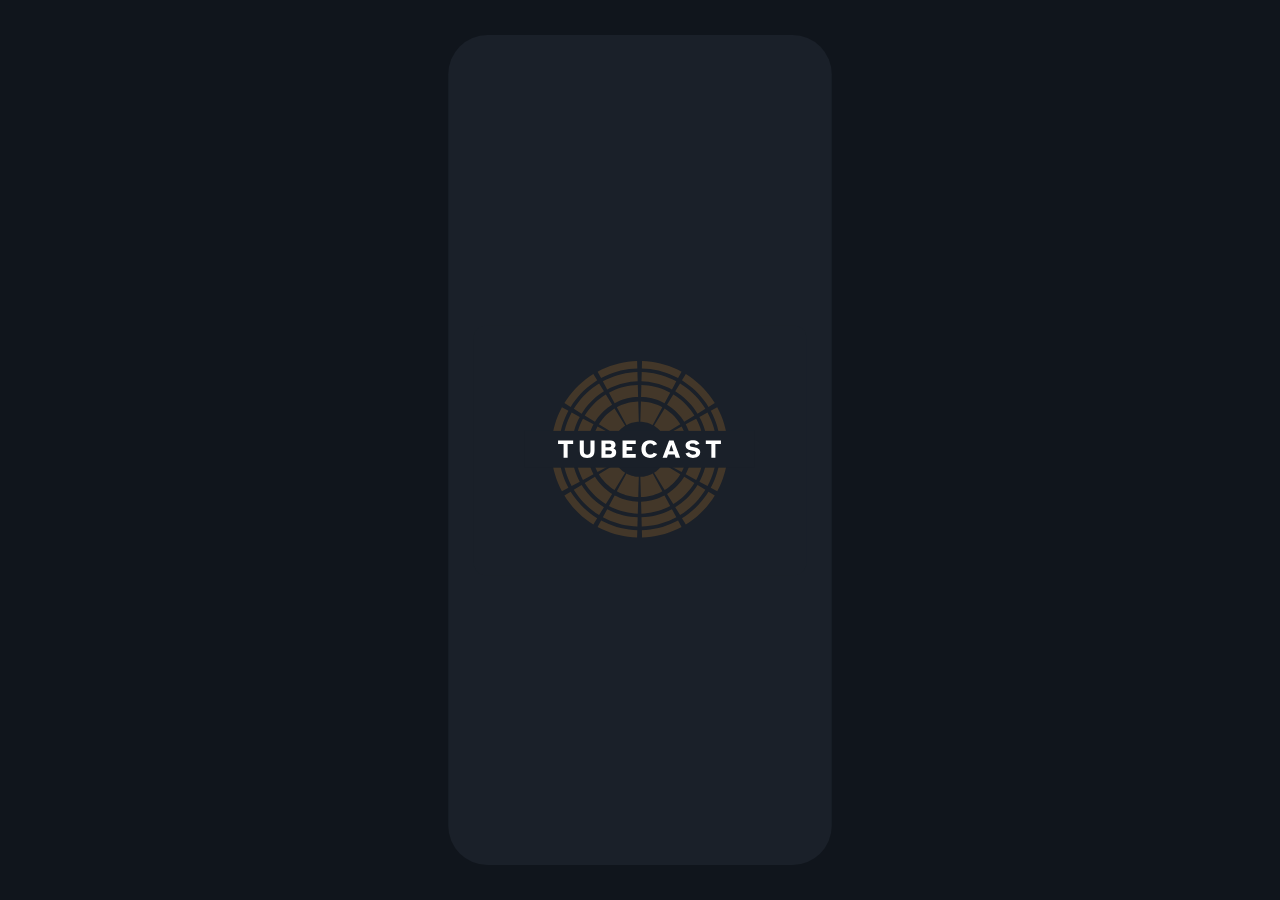
<file: onboarding.html>
<!doctype html><html lang="en"><head><meta charset="utf-8"><meta name="viewport" content="width=device-width,initial-scale=1,viewport-fit=cover"><meta name="theme-color" content="#1a2029"><title>Welcome to Tubecast</title><link rel="manifest" href="manifest.webmanifest"><link rel="apple-touch-icon" href="assets/icons/apple-touch-icon.png"><link rel="stylesheet" href="css/onboarding.css?v=20261102-map12"><script src="js/shell.js?v=20261102-map12"></script></head><body><main aria-label="Tubecast loading"><div class="brand-art" role="img" aria-label="Tubecast"><svg width="400" height="300" viewBox="0 0 400 300" fill="none" xmlns="http://www.w3.org/2000/svg">
<rect x="0.5" y="0.5" width="399" height="299" rx="15.5" fill="#1A2029"/>
<rect x="0.5" y="0.5" width="399" height="299" rx="15.5" stroke="#262E39"/>
<path class="ring-light" style="--phase:0.0s" d="M201.1 91.38L204.07 91.54L207.02 91.86L209.96 92.32L212.86 92.94L215.74 93.71L218.56 94.63L221.34 95.69L224.06 96.9L226.71 98.24L215.2 119.53L213.67 118.76L212.1 118.06L210.5 117.45L208.87 116.92L207.21 116.47L205.53 116.12L203.84 115.85L202.13 115.67L200.42 115.57L201.1 91.38Z" fill="#FFA12B"/>
<path class="ring-light" style="--phase:0.16s" d="M229.47 99.84L231.96 101.46L234.37 103.21L236.67 105.09L238.88 107.08L240.98 109.18L242.97 111.39L244.85 113.69L246.6 116.1L248.22 118.59L227.61 131.27L226.67 129.83L225.66 128.45L224.58 127.11L223.43 125.84L222.22 124.63L220.95 123.48L219.61 122.4L218.23 121.39L216.79 120.45L229.47 99.84Z" fill="#FFA12B"/>
<path class="ring-light" style="--phase:0.32s" d="M249.82 121.35L251.16 124L252.37 126.72L253.43 129.5L254.35 132.32L255.12 135.2L255.74 138.1L256.2 141.04L256.52 143.99L256.68 146.96L232.49 147.64L232.39 145.93L232.21 144.22L231.94 142.53L231.59 140.85L231.14 139.19L230.61 137.56L230 135.96L229.3 134.39L228.53 132.86L249.82 121.35Z" fill="#FFA12B"/>
<path class="ring-light" style="--phase:0.48s" opacity="0.22" d="M256.68 150.16L256.52 153.13L256.2 156.08L255.74 159.02L255.12 161.92L254.35 164.8L253.43 167.62L252.37 170.4L251.16 173.12L249.82 175.77L228.53 164.26L229.3 162.73L230 161.16L230.61 159.56L231.14 157.93L231.59 156.27L231.94 154.59L232.21 152.9L232.39 151.19L232.49 149.48L256.68 150.16Z" fill="#FFA12B"/>
<path class="ring-light" style="--phase:0.64s" opacity="0.22" d="M248.22 178.53L246.6 181.02L244.85 183.43L242.97 185.73L240.98 187.94L238.88 190.04L236.67 192.03L234.37 193.91L231.96 195.66L229.47 197.28L216.79 176.67L218.23 175.73L219.61 174.72L220.95 173.64L222.22 172.49L223.43 171.28L224.58 170.01L225.66 168.67L226.67 167.29L227.61 165.85L248.22 178.53Z" fill="#FFA12B"/>
<path class="ring-light" style="--phase:0.8s" opacity="0.22" d="M226.71 198.88L224.06 200.22L221.34 201.43L218.56 202.49L215.74 203.41L212.86 204.18L209.96 204.8L207.02 205.26L204.07 205.58L201.1 205.74L200.42 181.55L202.13 181.45L203.84 181.27L205.53 181L207.21 180.65L208.87 180.2L210.5 179.67L212.1 179.06L213.67 178.36L215.2 177.59L226.71 198.88Z" fill="#FFA12B"/>
<path class="ring-light" style="--phase:0.96s" opacity="0.22" d="M197.9 205.74L194.93 205.58L191.98 205.26L189.04 204.8L186.14 204.18L183.26 203.41L180.44 202.49L177.66 201.43L174.94 200.22L172.29 198.88L183.8 177.59L185.33 178.36L186.9 179.06L188.5 179.67L190.13 180.2L191.79 180.65L193.47 181L195.16 181.27L196.87 181.45L198.58 181.55L197.9 205.74Z" fill="#FFA12B"/>
<path class="ring-light" style="--phase:1.12s" opacity="0.22" d="M169.53 197.28L167.04 195.66L164.63 193.91L162.33 192.03L160.12 190.04L158.02 187.94L156.03 185.73L154.15 183.43L152.4 181.02L150.78 178.53L171.39 165.85L172.33 167.29L173.34 168.67L174.42 170.01L175.57 171.28L176.78 172.49L178.05 173.64L179.39 174.72L180.77 175.73L182.21 176.67L169.53 197.28Z" fill="#FFA12B"/>
<path class="ring-light" style="--phase:1.28s" opacity="0.22" d="M149.18 175.77L147.84 173.12L146.63 170.4L145.57 167.62L144.65 164.8L143.88 161.92L143.26 159.02L142.8 156.08L142.48 153.13L142.32 150.16L166.51 149.48L166.61 151.19L166.79 152.9L167.06 154.59L167.41 156.27L167.86 157.93L168.39 159.56L169 161.16L169.7 162.73L170.47 164.26L149.18 175.77Z" fill="#FFA12B"/>
<path class="ring-light" style="--phase:1.44s" opacity="0.22" d="M142.32 146.96L142.48 143.99L142.8 141.04L143.26 138.1L143.88 135.2L144.65 132.32L145.57 129.5L146.63 126.72L147.84 124L149.18 121.35L170.47 132.86L169.7 134.39L169 135.96L168.39 137.56L167.86 139.19L167.41 140.85L167.06 142.53L166.79 144.22L166.61 145.93L166.51 147.64L142.32 146.96Z" fill="#FFA12B"/>
<path class="ring-light" style="--phase:1.6s" d="M150.78 118.59L152.4 116.1L154.15 113.69L156.03 111.39L158.02 109.18L160.12 107.08L162.33 105.09L164.63 103.21L167.04 101.46L169.53 99.84L182.21 120.45L180.77 121.39L179.39 122.4L178.05 123.48L176.78 124.63L175.57 125.84L174.42 127.11L173.34 128.45L172.33 129.83L171.39 131.27L150.78 118.59Z" fill="#FFA12B"/>
<path class="ring-light" style="--phase:1.76s" d="M172.29 98.24L174.94 96.9L177.66 95.69L180.44 94.63L183.26 93.71L186.14 92.94L189.04 92.32L191.98 91.86L194.93 91.54L197.9 91.38L198.58 115.57L196.87 115.67L195.16 115.85L193.47 116.12L191.79 116.47L190.13 116.92L188.5 117.45L186.9 118.06L185.33 118.76L183.8 119.53L172.29 98.24Z" fill="#FFA12B"/>
<path class="ring-light" style="--phase:0.08s" opacity="0.9" d="M201.65 71.59L205.65 71.81L209.62 72.23L213.58 72.86L217.49 73.69L221.35 74.73L225.16 75.96L228.9 77.39L232.55 79.02L236.12 80.83L229.32 93.41L226.42 91.93L223.44 90.61L220.4 89.44L217.3 88.44L214.15 87.6L210.96 86.92L207.74 86.4L204.5 86.06L201.25 85.88L201.65 71.59Z" fill="#FFA12B"/>
<path class="ring-light" style="--phase:0.24s" opacity="0.9" d="M239.85 82.98L243.2 85.16L246.43 87.52L249.54 90.04L252.51 92.72L255.34 95.55L258.02 98.52L260.54 101.63L262.9 104.86L265.08 108.21L252.9 115.71L251.12 112.98L249.21 110.34L247.15 107.81L244.97 105.39L242.67 103.09L240.25 100.91L237.72 98.85L235.08 96.94L232.35 95.16L239.85 82.98Z" fill="#FFA12B"/>
<path class="ring-light" style="--phase:0.4s" opacity="0.9" d="M267.23 111.94L269.04 115.51L270.67 119.16L272.1 122.9L273.33 126.71L274.37 130.57L275.2 134.48L275.83 138.44L276.25 142.41L276.47 146.41L262.18 146.81L262 143.56L261.66 140.32L261.14 137.1L260.46 133.91L259.62 130.76L258.62 127.66L257.45 124.62L256.13 121.64L254.65 118.74L267.23 111.94Z" fill="#FFA12B"/>
<path class="ring-light" style="--phase:0.5599999999999999s" opacity="0.22" d="M276.47 150.71L276.25 154.71L275.83 158.68L275.2 162.64L274.37 166.55L273.33 170.41L272.1 174.22L270.67 177.96L269.04 181.61L267.23 185.18L254.65 178.38L256.13 175.48L257.45 172.5L258.62 169.46L259.62 166.36L260.46 163.21L261.14 160.02L261.66 156.8L262 153.56L262.18 150.31L276.47 150.71Z" fill="#FFA12B"/>
<path class="ring-light" style="--phase:0.72s" opacity="0.22" d="M265.08 188.91L262.9 192.26L260.54 195.49L258.02 198.6L255.34 201.57L252.51 204.4L249.54 207.08L246.43 209.6L243.2 211.96L239.85 214.14L232.35 201.96L235.08 200.18L237.72 198.27L240.25 196.21L242.67 194.03L244.97 191.73L247.15 189.31L249.21 186.78L251.12 184.14L252.9 181.41L265.08 188.91Z" fill="#FFA12B"/>
<path class="ring-light" style="--phase:0.88s" opacity="0.22" d="M236.12 216.29L232.55 218.1L228.9 219.73L225.16 221.16L221.35 222.39L217.49 223.43L213.58 224.26L209.62 224.89L205.65 225.31L201.65 225.53L201.25 211.24L204.5 211.06L207.74 210.72L210.96 210.2L214.15 209.52L217.3 208.68L220.4 207.68L223.44 206.51L226.42 205.19L229.32 203.71L236.12 216.29Z" fill="#FFA12B"/>
<path class="ring-light" style="--phase:1.04s" opacity="0.22" d="M197.35 225.53L193.35 225.31L189.38 224.89L185.42 224.26L181.51 223.43L177.65 222.39L173.84 221.16L170.1 219.73L166.45 218.1L162.88 216.29L169.68 203.71L172.58 205.19L175.56 206.51L178.6 207.68L181.7 208.68L184.85 209.52L188.04 210.2L191.26 210.72L194.5 211.06L197.75 211.24L197.35 225.53Z" fill="#FFA12B"/>
<path class="ring-light" style="--phase:1.2000000000000002s" opacity="0.22" d="M159.15 214.14L155.8 211.96L152.57 209.6L149.46 207.08L146.49 204.4L143.66 201.57L140.98 198.6L138.46 195.49L136.1 192.26L133.92 188.91L146.1 181.41L147.88 184.14L149.79 186.78L151.85 189.31L154.03 191.73L156.33 194.03L158.75 196.21L161.28 198.27L163.92 200.18L166.65 201.96L159.15 214.14Z" fill="#FFA12B"/>
<path class="ring-light" style="--phase:1.36s" opacity="0.22" d="M131.77 185.18L129.96 181.61L128.33 177.96L126.9 174.22L125.67 170.41L124.63 166.55L123.8 162.64L123.17 158.68L122.75 154.71L122.53 150.71L136.82 150.31L137 153.56L137.34 156.8L137.86 160.02L138.54 163.21L139.38 166.36L140.38 169.46L141.55 172.5L142.87 175.48L144.35 178.38L131.77 185.18Z" fill="#FFA12B"/>
<path class="ring-light" style="--phase:1.52s" opacity="0.22" d="M122.53 146.41L122.75 142.41L123.17 138.44L123.8 134.48L124.63 130.57L125.67 126.71L126.9 122.9L128.33 119.16L129.96 115.51L131.77 111.94L144.35 118.74L142.87 121.64L141.55 124.62L140.38 127.66L139.38 130.76L138.54 133.91L137.86 137.1L137.34 140.32L137 143.56L136.82 146.81L122.53 146.41Z" fill="#FFA12B"/>
<path class="ring-light" style="--phase:1.6800000000000002s" opacity="0.9" d="M133.92 108.21L136.1 104.86L138.46 101.63L140.98 98.52L143.66 95.55L146.49 92.72L149.46 90.04L152.57 87.52L155.8 85.16L159.15 82.98L166.65 95.16L163.92 96.94L161.28 98.85L158.75 100.91L156.33 103.09L154.03 105.39L151.85 107.81L149.79 110.34L147.88 112.98L146.1 115.71L133.92 108.21Z" fill="#FFA12B"/>
<path class="ring-light" style="--phase:1.84s" opacity="0.9" d="M162.88 80.83L166.45 79.02L170.1 77.39L173.84 75.96L177.65 74.73L181.51 73.69L185.42 72.86L189.38 72.23L193.35 71.81L197.35 71.59L197.75 85.88L194.5 86.06L191.26 86.4L188.04 86.92L184.85 87.6L181.7 88.44L178.6 89.44L175.56 90.61L172.58 91.93L169.68 93.41L162.88 80.83Z" fill="#FFA12B"/>
<path class="ring-light" style="--phase:0.16s" opacity="0.75" d="M202.08 56.2L206.87 56.45L211.65 56.96L216.39 57.72L221.09 58.72L225.73 59.96L230.29 61.44L234.78 63.16L239.17 65.11L243.45 67.28L238.22 76.96L234.44 75.04L230.58 73.33L226.63 71.81L222.6 70.51L218.52 69.41L214.38 68.53L210.2 67.87L206 67.42L201.77 67.19L202.08 56.2Z" fill="#FFA12B"/>
<path class="ring-light" style="--phase:0.32s" opacity="0.75" d="M247.92 69.86L251.94 72.48L255.82 75.31L259.55 78.33L263.12 81.55L266.51 84.94L269.73 88.51L272.75 92.24L275.58 96.12L278.2 100.14L268.83 105.91L266.52 102.36L264.03 98.94L261.37 95.66L258.53 92.52L255.54 89.53L252.4 86.69L249.12 84.03L245.7 81.54L242.15 79.23L247.92 69.86Z" fill="#FFA12B"/>
<path class="ring-light" style="--phase:0.48s" opacity="0.75" d="M280.78 104.61L282.95 108.89L284.9 113.28L286.62 117.77L288.1 122.33L289.34 126.97L290.34 131.67L291.1 136.41L291.61 141.19L291.86 145.98L280.87 146.29L280.64 142.06L280.19 137.86L279.53 133.68L278.65 129.54L277.55 125.46L276.25 121.43L274.73 117.48L273.02 113.62L271.1 109.84L280.78 104.61Z" fill="#FFA12B"/>
<path class="ring-light" style="--phase:0.64s" opacity="0.22" d="M291.86 151.14L291.61 155.93L291.1 160.71L290.34 165.45L289.34 170.15L288.1 174.79L286.62 179.35L284.9 183.84L282.95 188.23L280.78 192.51L271.1 187.28L273.02 183.5L274.73 179.64L276.25 175.69L277.55 171.66L278.65 167.58L279.53 163.44L280.19 159.26L280.64 155.06L280.87 150.83L291.86 151.14Z" fill="#FFA12B"/>
<path class="ring-light" style="--phase:0.8s" opacity="0.22" d="M278.2 196.98L275.58 201L272.75 204.88L269.73 208.61L266.51 212.18L263.12 215.57L259.55 218.79L255.82 221.81L251.94 224.64L247.92 227.26L242.15 217.89L245.7 215.58L249.12 213.09L252.4 210.43L255.54 207.59L258.53 204.6L261.37 201.46L264.03 198.18L266.52 194.76L268.83 191.21L278.2 196.98Z" fill="#FFA12B"/>
<path class="ring-light" style="--phase:0.9600000000000001s" opacity="0.22" d="M243.45 229.84L239.17 232.01L234.78 233.96L230.29 235.68L225.73 237.16L221.09 238.4L216.39 239.4L211.65 240.16L206.87 240.67L202.08 240.92L201.77 229.93L206 229.7L210.2 229.25L214.38 228.59L218.52 227.71L222.6 226.61L226.63 225.31L230.58 223.79L234.44 222.08L238.22 220.16L243.45 229.84Z" fill="#FFA12B"/>
<path class="ring-light" style="--phase:1.1199999999999999s" opacity="0.22" d="M196.92 240.92L192.13 240.67L187.35 240.16L182.61 239.4L177.91 238.4L173.27 237.16L168.71 235.68L164.22 233.96L159.83 232.01L155.55 229.84L160.78 220.16L164.56 222.08L168.42 223.79L172.37 225.31L176.4 226.61L180.48 227.71L184.62 228.59L188.8 229.25L193 229.7L197.23 229.93L196.92 240.92Z" fill="#FFA12B"/>
<path class="ring-light" style="--phase:1.28s" opacity="0.22" d="M151.08 227.26L147.06 224.64L143.18 221.81L139.45 218.79L135.88 215.57L132.49 212.18L129.27 208.61L126.25 204.88L123.42 201L120.8 196.98L130.17 191.21L132.48 194.76L134.97 198.18L137.63 201.46L140.47 204.6L143.46 207.59L146.6 210.43L149.88 213.09L153.3 215.58L156.85 217.89L151.08 227.26Z" fill="#FFA12B"/>
<path class="ring-light" style="--phase:1.44s" opacity="0.22" d="M118.22 192.51L116.05 188.23L114.1 183.84L112.38 179.35L110.9 174.79L109.66 170.15L108.66 165.45L107.9 160.71L107.39 155.93L107.14 151.14L118.13 150.83L118.36 155.06L118.81 159.26L119.47 163.44L120.35 167.58L121.45 171.66L122.75 175.69L124.27 179.64L125.98 183.5L127.9 187.28L118.22 192.51Z" fill="#FFA12B"/>
<path class="ring-light" style="--phase:1.5999999999999999s" opacity="0.22" d="M107.14 145.98L107.39 141.19L107.9 136.41L108.66 131.67L109.66 126.97L110.9 122.33L112.38 117.77L114.1 113.28L116.05 108.89L118.22 104.61L127.9 109.84L125.98 113.62L124.27 117.48L122.75 121.43L121.45 125.46L120.35 129.54L119.47 133.68L118.81 137.86L118.36 142.06L118.13 146.29L107.14 145.98Z" fill="#FFA12B"/>
<path class="ring-light" style="--phase:1.76s" opacity="0.22" d="M120.8 100.14L123.42 96.12L126.25 92.24L129.27 88.51L132.49 84.94L135.88 81.55L139.45 78.33L143.18 75.31L147.06 72.48L151.08 69.86L156.85 79.23L153.3 81.54L149.88 84.03L146.6 86.69L143.46 89.53L140.47 92.52L137.63 95.66L134.97 98.94L132.48 102.36L130.17 105.91L120.8 100.14Z" fill="#FFA12B"/>
<path class="ring-light" style="--phase:1.92s" opacity="0.75" d="M155.55 67.28L159.83 65.11L164.22 63.16L168.71 61.44L173.27 59.96L177.91 58.72L182.61 57.72L187.35 56.96L192.13 56.45L196.92 56.2L197.23 67.19L193 67.42L188.8 67.87L184.62 68.53L180.48 69.41L176.4 70.51L172.37 71.81L168.42 73.33L164.56 75.04L160.78 76.96L155.55 67.28Z" fill="#FFA12B"/>
<path class="ring-light" style="--phase:0.24s" opacity="0.6" d="M202.45 43L207.93 43.3L213.39 43.88L218.8 44.74L224.17 45.88L229.47 47.3L234.69 49L239.82 50.96L244.83 53.19L249.73 55.67L245.54 63.41L241.05 61.13L236.46 59.09L231.76 57.29L226.97 55.74L222.12 54.44L217.2 53.39L212.23 52.6L207.23 52.07L202.2 51.8L202.45 43Z" fill="#FFA12B"/>
<path class="ring-light" style="--phase:0.4s" opacity="0.6" d="M254.83 58.62L259.43 61.61L263.87 64.84L268.13 68.3L272.21 71.97L276.09 75.85L279.76 79.93L283.22 84.19L286.45 88.63L289.44 93.23L281.95 97.84L279.2 93.62L276.24 89.56L273.07 85.65L269.7 81.91L266.15 78.36L262.41 74.99L258.5 71.82L254.44 68.86L250.22 66.11L254.83 58.62Z" fill="#FFA12B"/>
<path class="ring-light" style="--phase:0.56s" opacity="0.6" d="M292.39 98.33L294.87 103.23L297.1 108.24L299.06 113.37L300.76 118.59L302.18 123.89L303.32 129.26L304.18 134.67L304.76 140.13L305.06 145.61L296.26 145.86L295.99 140.83L295.46 135.83L294.67 130.86L293.62 125.94L292.32 121.09L290.77 116.3L288.97 111.6L286.93 107.01L284.65 102.52L292.39 98.33Z" fill="#FFA12B"/>
<path class="ring-light" style="--phase:0.72s" opacity="0.22" d="M305.06 151.51L304.76 156.99L304.18 162.45L303.32 167.86L302.18 173.23L300.76 178.53L299.06 183.75L297.1 188.88L294.87 193.89L292.39 198.79L284.65 194.6L286.93 190.11L288.97 185.52L290.77 180.82L292.32 176.03L293.62 171.18L294.67 166.26L295.46 161.29L295.99 156.29L296.26 151.26L305.06 151.51Z" fill="#FFA12B"/>
<path class="ring-light" style="--phase:0.88s" opacity="0.22" d="M289.44 203.89L286.45 208.49L283.22 212.93L279.76 217.19L276.09 221.27L272.21 225.15L268.13 228.82L263.87 232.28L259.43 235.51L254.83 238.5L250.22 231.01L254.44 228.26L258.5 225.3L262.41 222.13L266.15 218.76L269.7 215.21L273.07 211.47L276.24 207.56L279.2 203.5L281.95 199.28L289.44 203.89Z" fill="#FFA12B"/>
<path class="ring-light" style="--phase:1.04s" opacity="0.22" d="M249.73 241.45L244.83 243.93L239.82 246.16L234.69 248.12L229.47 249.82L224.17 251.24L218.8 252.38L213.39 253.24L207.93 253.82L202.45 254.12L202.2 245.32L207.23 245.05L212.23 244.52L217.2 243.73L222.12 242.68L226.97 241.38L231.76 239.83L236.46 238.03L241.05 235.99L245.54 233.71L249.73 241.45Z" fill="#FFA12B"/>
<path class="ring-light" style="--phase:1.2s" opacity="0.22" d="M196.55 254.12L191.07 253.82L185.61 253.24L180.2 252.38L174.83 251.24L169.53 249.82L164.31 248.12L159.18 246.16L154.17 243.93L149.27 241.45L153.46 233.71L157.95 235.99L162.54 238.03L167.24 239.83L172.03 241.38L176.88 242.68L181.8 243.73L186.77 244.52L191.77 245.05L196.8 245.32L196.55 254.12Z" fill="#FFA12B"/>
<path class="ring-light" style="--phase:1.36s" opacity="0.22" d="M144.17 238.5L139.57 235.51L135.13 232.28L130.87 228.82L126.79 225.15L122.91 221.27L119.24 217.19L115.78 212.93L112.55 208.49L109.56 203.89L117.05 199.28L119.8 203.5L122.76 207.56L125.93 211.47L129.3 215.21L132.85 218.76L136.59 222.13L140.5 225.3L144.56 228.26L148.78 231.01L144.17 238.5Z" fill="#FFA12B"/>
<path class="ring-light" style="--phase:1.52s" opacity="0.22" d="M106.61 198.79L104.13 193.89L101.9 188.88L99.94 183.75L98.24 178.53L96.82 173.23L95.68 167.86L94.82 162.45L94.24 156.99L93.94 151.51L102.74 151.26L103.01 156.29L103.54 161.29L104.33 166.26L105.38 171.18L106.68 176.03L108.23 180.82L110.03 185.52L112.07 190.11L114.35 194.6L106.61 198.79Z" fill="#FFA12B"/>
<path class="ring-light" style="--phase:1.68s" opacity="0.22" d="M93.94 145.61L94.24 140.13L94.82 134.67L95.68 129.26L96.82 123.89L98.24 118.59L99.94 113.37L101.9 108.24L104.13 103.23L106.61 98.33L114.35 102.52L112.07 107.01L110.03 111.6L108.23 116.3L106.68 121.09L105.38 125.94L104.33 130.86L103.54 135.83L103.01 140.83L102.74 145.86L93.94 145.61Z" fill="#FFA12B"/>
<path class="ring-light" style="--phase:1.84s" opacity="0.22" d="M109.56 93.23L112.55 88.63L115.78 84.19L119.24 79.93L122.91 75.85L126.79 71.97L130.87 68.3L135.13 64.84L139.57 61.61L144.17 58.62L148.78 66.11L144.56 68.86L140.5 71.82L136.59 74.99L132.85 78.36L129.3 81.91L125.93 85.65L122.76 89.56L119.8 93.62L117.05 97.84L109.56 93.23Z" fill="#FFA12B"/>
<path class="ring-light" style="--phase:2.0s" opacity="0.22" d="M149.27 55.67L154.17 53.19L159.18 50.96L164.31 49L169.53 47.3L174.83 45.88L180.2 44.74L185.61 43.88L191.07 43.3L196.55 43L196.8 51.8L191.77 52.07L186.77 52.6L181.8 53.39L176.88 54.44L172.03 55.74L167.24 57.29L162.54 59.09L157.95 61.13L153.46 63.41L149.27 55.67Z" fill="#FFA12B"/>
<rect x="62" y="126.56" width="275" height="44" fill="#1A2029"/>
<path d="M108.584 158.56V142.267H101.962V137.986H120.042V142.267H113.42V158.56H108.584ZM136.79 158.93C133.567 158.93 131.277 158.16 129.922 156.62C128.587 155.08 127.92 152.729 127.92 149.566V137.986H132.786V149.967C132.786 150.973 132.879 151.856 133.064 152.616C133.269 153.355 133.659 153.93 134.234 154.34C134.809 154.751 135.661 154.956 136.79 154.956C137.92 154.956 138.762 154.751 139.316 154.34C139.891 153.93 140.271 153.355 140.456 152.616C140.661 151.856 140.764 150.973 140.764 149.967V137.986H145.63V149.566C145.63 152.729 144.952 155.08 143.597 156.62C142.242 158.16 139.973 158.93 136.79 158.93ZM153.887 158.56V137.986H162.881C164.379 137.986 165.714 138.14 166.885 138.448C168.055 138.735 168.979 139.269 169.657 140.049C170.355 140.809 170.704 141.907 170.704 143.345C170.704 144.289 170.488 145.121 170.057 145.84C169.646 146.558 169.051 147.154 168.271 147.626C169.236 147.955 170.016 148.488 170.611 149.228C171.227 149.967 171.535 150.963 171.535 152.215C171.535 153.755 171.186 154.987 170.488 155.911C169.811 156.835 168.845 157.513 167.593 157.944C166.34 158.355 164.883 158.56 163.219 158.56H153.887ZM158.753 146.117H163.035C163.856 146.117 164.492 145.932 164.944 145.562C165.416 145.172 165.653 144.659 165.653 144.022C165.653 143.365 165.416 142.862 164.944 142.513C164.492 142.144 163.856 141.959 163.035 141.959H158.753V146.117ZM158.753 154.525H163.25C164.297 154.525 165.078 154.32 165.591 153.909C166.125 153.478 166.392 152.903 166.392 152.184C166.392 151.466 166.125 150.901 165.591 150.49C165.078 150.08 164.297 149.874 163.25 149.874H158.753V154.525ZM179.102 158.56V137.986H194.933V142.267H183.968V145.84H190.652V150.121H183.968V154.279H194.933V158.56H179.102ZM211.951 158.93C209.815 158.93 207.978 158.498 206.438 157.636C204.898 156.774 203.717 155.542 202.896 153.94C202.074 152.338 201.664 150.449 201.664 148.273C201.664 146.096 202.085 144.217 202.927 142.636C203.789 141.035 205 139.803 206.561 138.94C208.121 138.057 209.959 137.616 212.074 137.616C214.025 137.616 215.719 138.047 217.156 138.91C218.614 139.772 219.733 140.932 220.513 142.39L216.201 143.961C215.75 143.119 215.134 142.523 214.353 142.174C213.573 141.805 212.762 141.62 211.92 141.62C210.976 141.62 210.113 141.887 209.333 142.421C208.553 142.934 207.937 143.694 207.485 144.7C207.033 145.686 206.807 146.877 206.807 148.273C206.807 150.429 207.3 152.082 208.286 153.232C209.292 154.361 210.524 154.926 211.982 154.926C212.762 154.926 213.563 154.761 214.384 154.433C215.226 154.104 215.883 153.499 216.355 152.616L220.637 154.186C219.815 155.644 218.645 156.804 217.125 157.667C215.626 158.509 213.902 158.93 211.951 158.93ZM227.008 158.56L234.8 137.986H240.159L247.952 158.56H242.654L241.422 154.895H233.537L232.305 158.56H227.008ZM234.862 150.952H240.098L237.449 143.129L234.862 150.952ZM263.334 158.93C261.096 158.93 259.207 158.478 257.667 157.574C256.147 156.65 255.069 155.367 254.433 153.724L258.868 152.123C259.155 153.108 259.689 153.837 260.47 154.31C261.27 154.782 262.235 155.018 263.365 155.018C263.96 155.018 264.535 154.956 265.09 154.833C265.644 154.689 266.106 154.464 266.476 154.156C266.845 153.827 267.03 153.396 267.03 152.862C267.03 152.143 266.681 151.589 265.983 151.199C265.285 150.788 264.381 150.48 263.272 150.275L260.778 149.782C259.669 149.556 258.632 149.217 257.667 148.766C256.722 148.293 255.963 147.677 255.388 146.918C254.813 146.137 254.525 145.162 254.525 143.992C254.525 142.883 254.782 141.928 255.295 141.127C255.809 140.326 256.486 139.669 257.328 139.156C258.19 138.643 259.135 138.263 260.162 138.016C261.188 137.749 262.215 137.616 263.242 137.616C264.35 137.616 265.418 137.77 266.445 138.078C267.492 138.386 268.426 138.869 269.248 139.526C270.069 140.162 270.695 141.014 271.126 142.082L266.722 143.684C266.455 142.985 265.973 142.452 265.274 142.082C264.597 141.712 263.775 141.528 262.81 141.528C261.866 141.528 261.075 141.702 260.439 142.051C259.823 142.38 259.515 142.862 259.515 143.499C259.515 144.012 259.73 144.454 260.162 144.823C260.593 145.193 261.157 145.449 261.856 145.593L264.628 146.148C265.469 146.312 266.322 146.527 267.184 146.794C268.046 147.041 268.837 147.38 269.556 147.811C270.295 148.221 270.89 148.776 271.342 149.474C271.794 150.172 272.02 151.055 272.02 152.123C272.02 153.211 271.763 154.186 271.25 155.049C270.757 155.891 270.089 156.599 269.248 157.174C268.426 157.749 267.502 158.19 266.476 158.498C265.449 158.786 264.402 158.93 263.334 158.93ZM285.36 158.56V142.267H278.738V137.986H296.818V142.267H290.196V158.56H285.36Z" fill="white"/>
</svg></div></main><script src="config.js?v=20261102-live3"></script><script>setTimeout(function(){var p=new URLSearchParams(location.search);if(String((window.TUBECAST_CONFIG||{}).apiBase||'').trim()){p.delete('demo');p.delete('record')}p.set("welcome","done");location.replace("index.html?"+p.toString())},3000);</script></body></html>
</file>
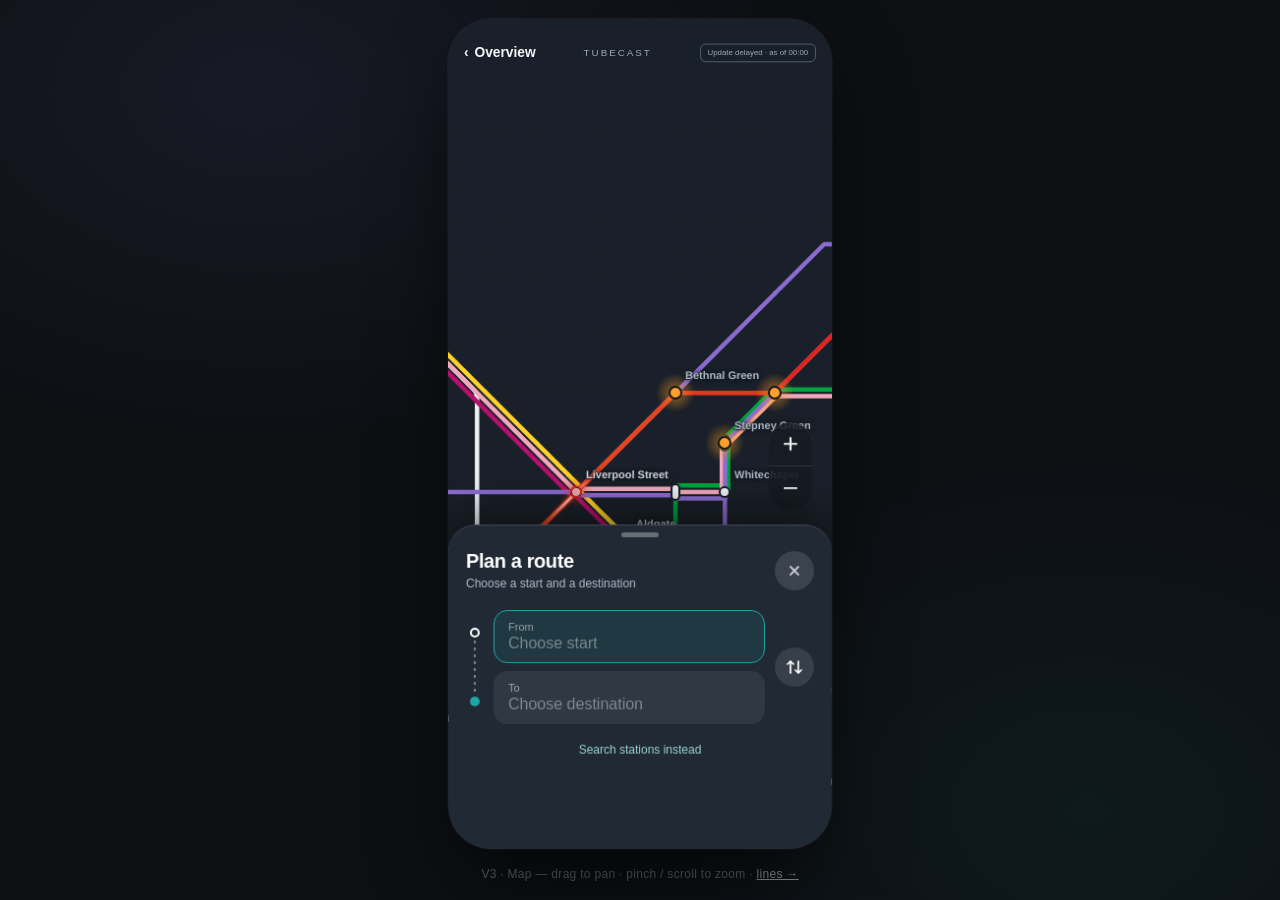
<file: route.html>
<!doctype html>
<html lang="en"><head><meta charset="utf-8"><meta name="viewport" content="width=device-width,initial-scale=1,viewport-fit=cover"><title>Tubecast · Route</title><script src="config.js?v=20261102-live3"></script><script>var p=new URLSearchParams(location.search);if(String((window.TUBECAST_CONFIG||{}).apiBase||'').trim())p.delete('demo');var a=p.get('from'),b=p.get('to');p.delete('from');p.delete('to');if(a&&b&&a!==b)p.set('route',a+','+b);else{p.set('pick','1');if(a)p.set('from',a);}location.replace('map.html?'+p.toString());</script></head><body><p>Opening the map… <a href="map.html">Continue to map</a></p></body></html>
</file>
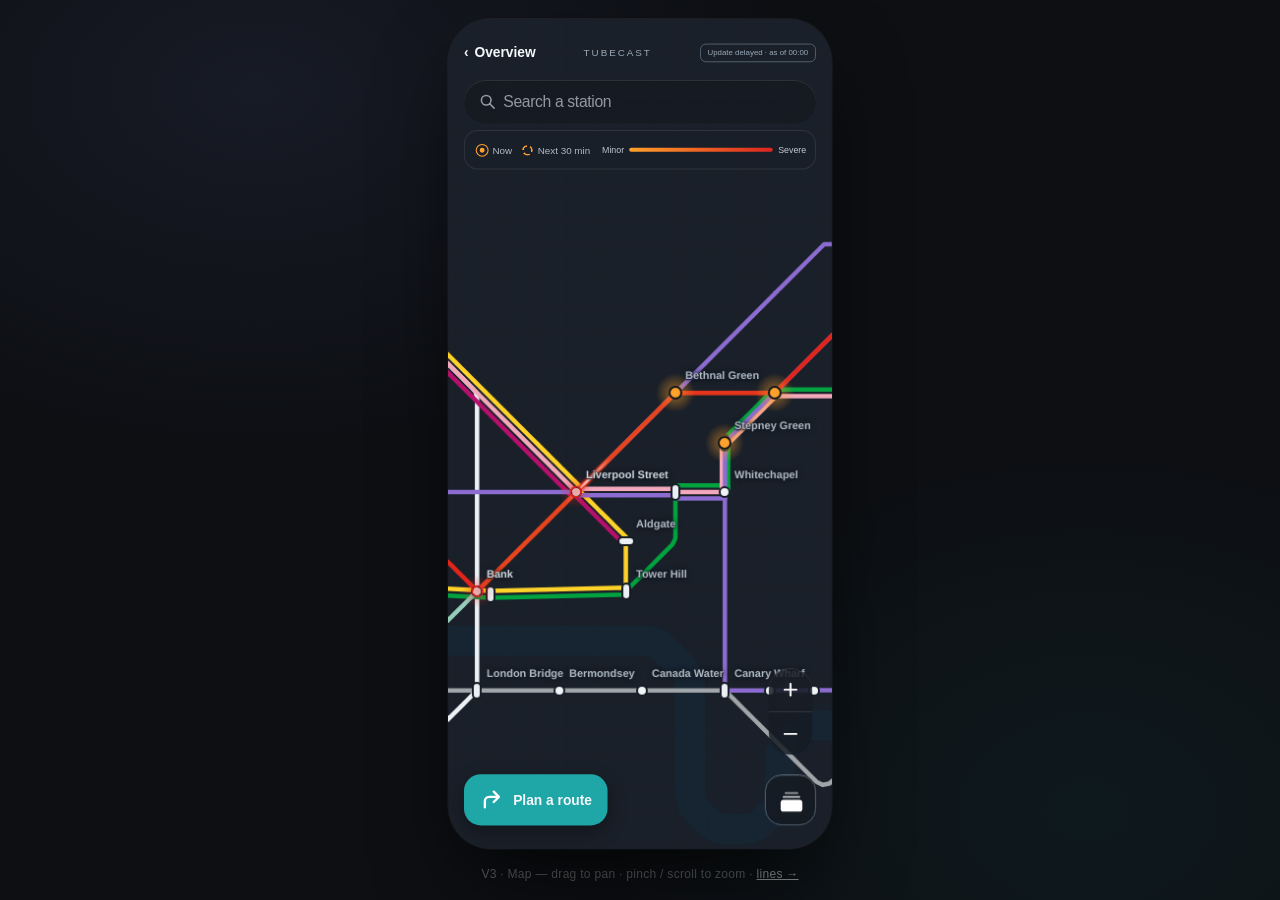
<file: station.html>
<!doctype html>
<html lang="en"><head><meta charset="utf-8"><meta name="viewport" content="width=device-width,initial-scale=1,viewport-fit=cover"><title>Tubecast · Station</title><script src="config.js?v=20261102-live3"></script><script>var p=new URLSearchParams(location.search);if(String((window.TUBECAST_CONFIG||{}).apiBase||'').trim())p.delete('demo');var id=p.get('station');if(id)p.set('station',id.replace(/^st-pauls$/,'st-pauls'));location.replace('map.html?'+p.toString());</script></head><body><p>Opening the map… <a href="map.html">Continue to map</a></p></body></html>
</file>
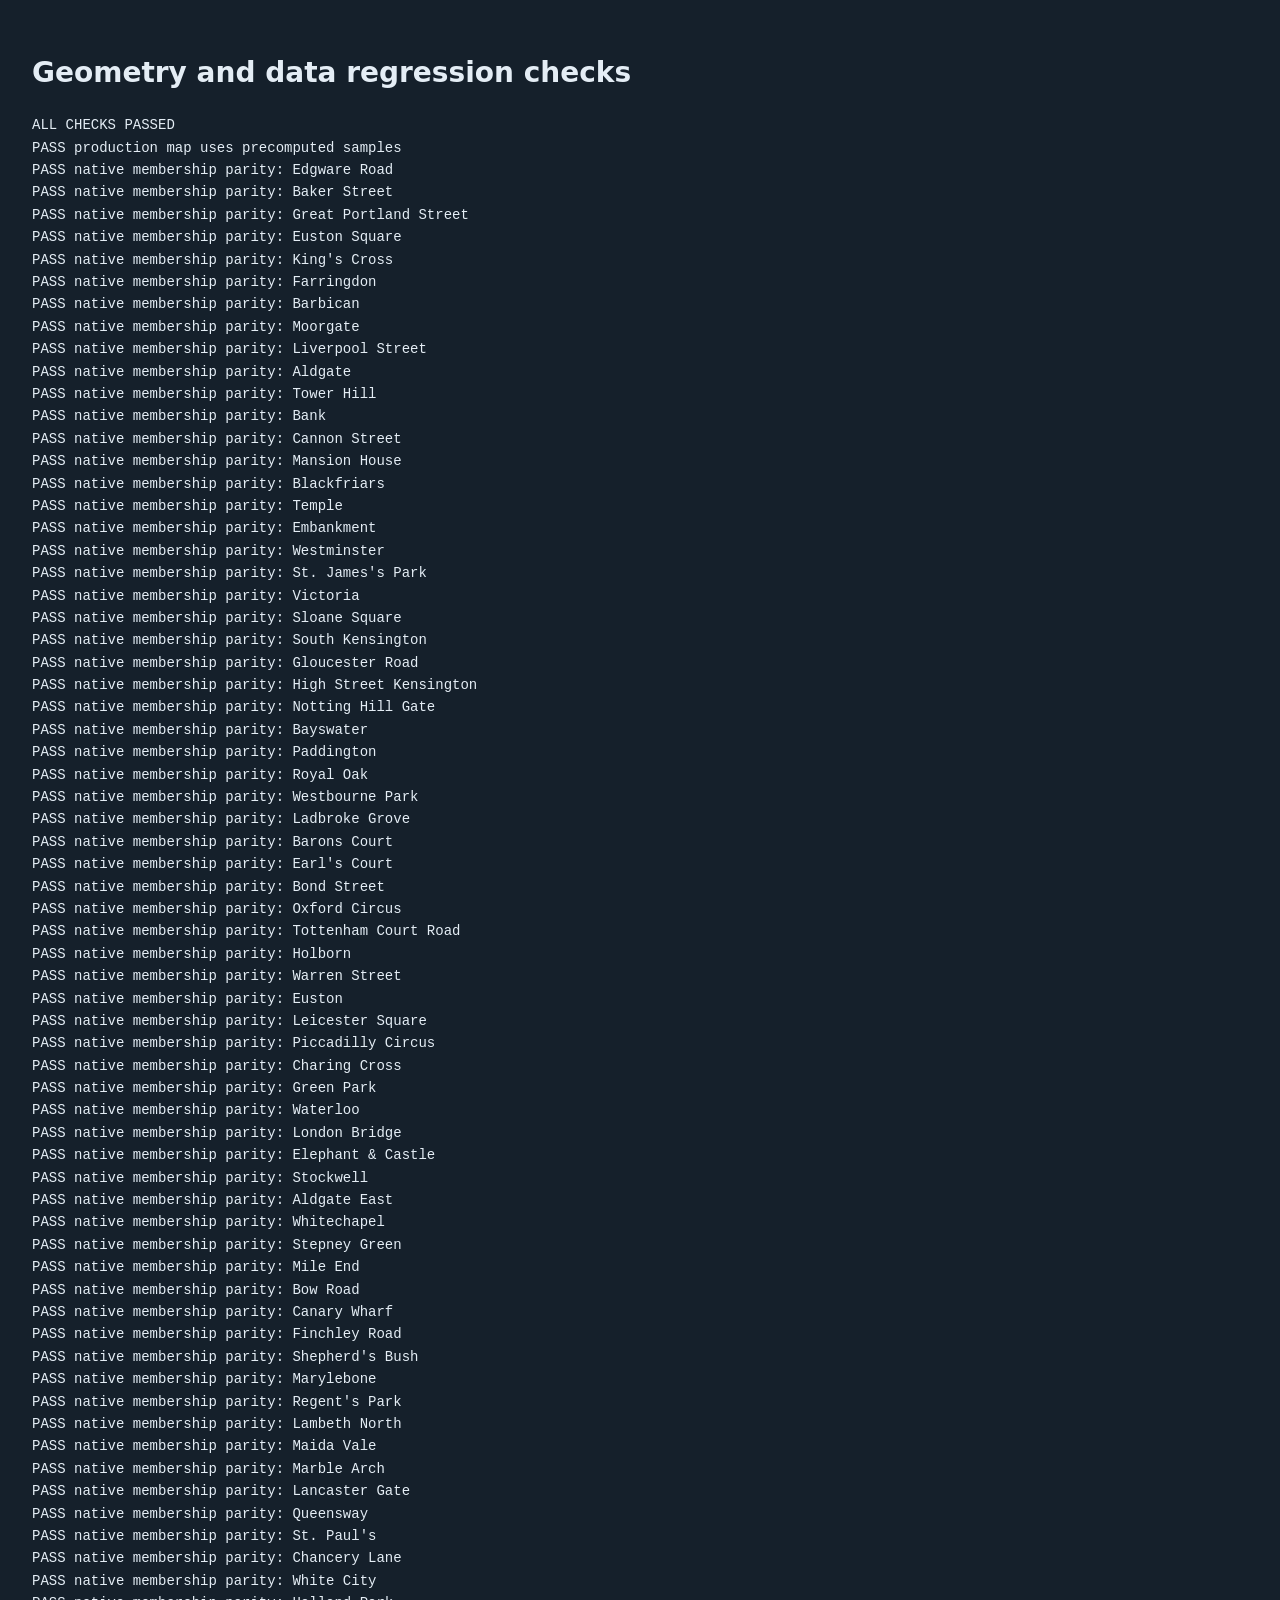
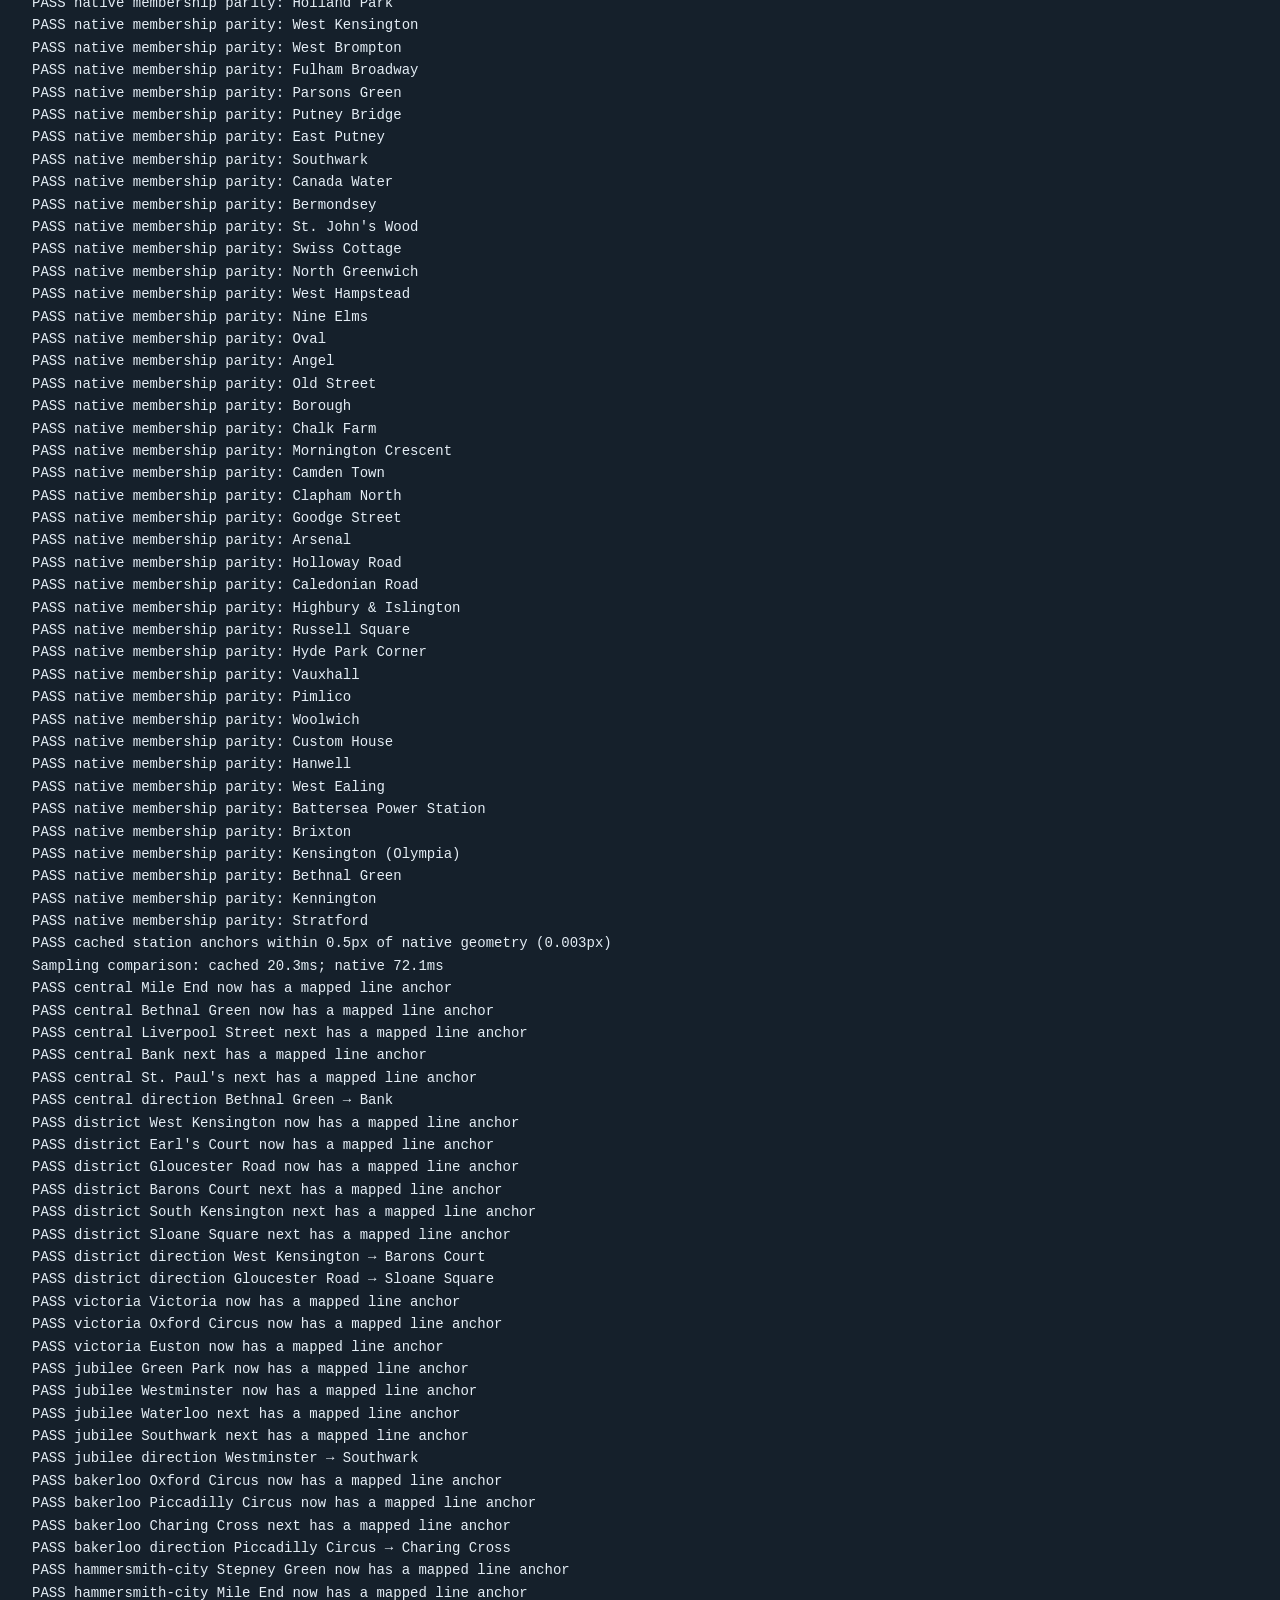
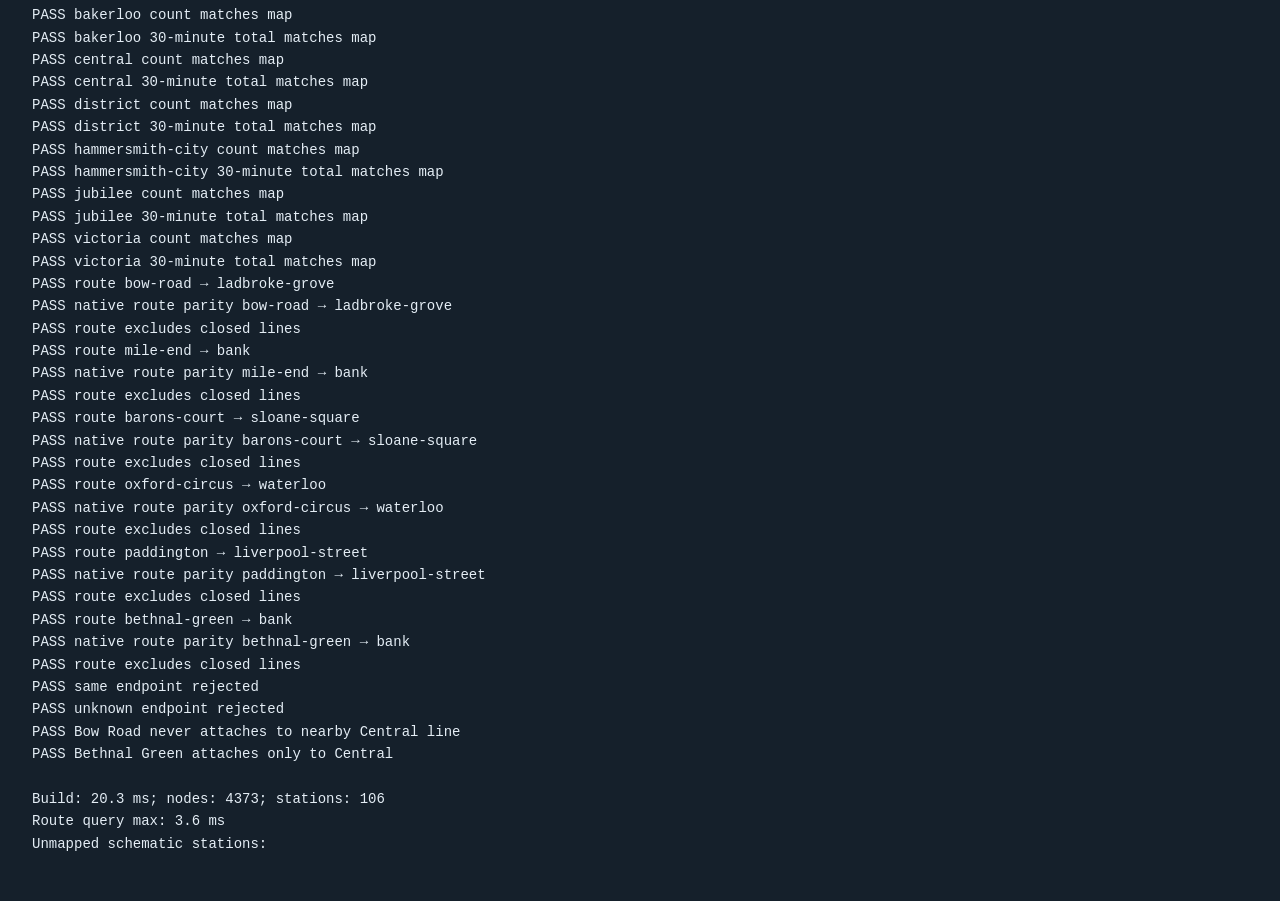
<file: tests/browser.html>
<!doctype html><html lang="en"><meta charset="utf-8"><title>Tubecast regression checks</title><style>body{font:14px/1.6 system-ui;background:#15202b;color:#e4edf5;padding:24px}pre{white-space:pre-wrap}</style><h1>Geometry and data regression checks</h1><pre id="result">Running…</pre>
<script src="../assets/network.js?v=20261102-service7"></script><script src="../assets/linemeta.js?v=20261102-service7"></script><script src="../assets/lines.js?v=20261102-service7"></script><script src="../js/map-labels.js?v=20261102-service7"></script><script src="../js/station-catalog.js?v=20261102-service7"></script><script src="../js/flow-data.js?v=20261102-service7"></script><script src="../assets/network-samples.js?v=20261102-service7"></script><script src="../js/flow-geo.js?v=20261102-service7"></script>
<script>
(function(){var results=[],fail=0;function check(ok,text){results.push((ok?'PASS ':'FAIL ')+text);if(!ok)fail++;}
var ctx={N:NET,S:1440/656,slugs:Object.keys(NET.colors),linePaths:function(sl){return sl==='central'?NET.central.p:NET.lines.p.filter(function(p){return p[0]===sl;}).map(function(p){return p[1];});},lineOff:function(sl){return sl==='central'?NET.central.off:NET.lines.off;}};
var t=performance.now(),G=FlowGeo.build(ctx),build=performance.now()-t;
// Compare the optimized cache against the browser's native geometry, not just itself.
var nativeCtx=Object.assign({},ctx,{nativeSampling:true}),nativeStart=performance.now(),reference=FlowGeo.build(nativeCtx),nativeTime=performance.now()-nativeStart,maxAnchorError=0;
check(G.sampling==='cached','production map uses precomputed samples');
G.stations.forEach(function(st){var old=reference.byId[st.id];check(!!old&&st.lines.slice().sort().join(',')===old.lines.slice().sort().join(','),'native membership parity: '+st.name);st.lines.forEach(function(sl){var a=G.nodes[st.nodes[sl]],b=reference.nodes[old.nodes[sl]];maxAnchorError=Math.max(maxAnchorError,Math.hypot(a.x-b.x,a.y-b.y));});});
check(maxAnchorError<.5,'cached station anchors within 0.5px of native geometry ('+maxAnchorError.toFixed(3)+'px)');
ctx.slugs.forEach(function(sl){ctx.linePaths(sl).forEach(function(d,i){var p=document.createElementNS('http://www.w3.org/2000/svg','path');p.setAttribute('d',d);var L=p.getTotalLength(),n=Math.max(1,Math.ceil(L*ctx.S/7)),cn=NET_SAMPLES.lines[sl][i].length/2-1;if(n!==cn)results.push('SAMPLE MISMATCH '+sl+' '+i+' native '+n+' cached '+cn+' length '+L+' path '+d);});});
results.push('Sampling comparison: cached '+build.toFixed(1)+'ms; native '+nativeTime.toFixed(1)+'ms');
FlowData.disruptions.forEach(function(d){['now','next'].forEach(function(k){d[k].forEach(function(name){var st=G.byName[name],node=st&&G.nodes[st.nodes[d.line]];check(!!node,d.line+' '+name+' '+k+' has a mapped line anchor');});});d.branches.forEach(function(b){check(!!G.stretch(d.line,G.kebab(b.from),G.kebab(b.to)),d.line+' direction '+b.from+' → '+b.to);});});
LINES.forEach(function(l){var s=FlowData.summary(l.slug),p=LINE_DATA[l.slug];if(l.status==='delayed'){check(+p.hero.value===s.now,l.slug+' count matches map');check(p.fc.cols[3][1]===s.total,l.slug+' 30-minute total matches map');}});
var pairs=[['bow-road','ladbroke-grove'],['mile-end','bank'],['barons-court','sloane-square'],['oxford-circus','waterloo'],['paddington','liverpool-street'],['bethnal-green','bank']];
var times=[];pairs.forEach(function(p){var t=performance.now(),r=G.route(p[0],p[1]);times.push(performance.now()-t);check(!!r&&r.legs.length>0,'route '+p.join(' → '));var old=reference.route(p[0],p[1]);check(!!r&&!!old&&r.legs.map(function(l){return l.line;}).join(',')===old.legs.map(function(l){return l.line;}).join(',')&&Math.abs(r.len-old.len)<2,'native route parity '+p.join(' → '));if(r){check(!r.legs.some(function(l){return LINE_BY_SLUG[l.line].status==='closed';}),'route excludes closed lines');}});
check(G.route('bank','bank')===null,'same endpoint rejected');check(G.route('missing','bank')===null,'unknown endpoint rejected');
check(G.byName['Bow Road'].lines.sort().join(',')==='district,hammersmith-city','Bow Road never attaches to nearby Central line');
check(G.byName['Bethnal Green'].lines.join(',')==='central','Bethnal Green attaches only to Central');
var all=G.stations.length,unmapped=G.stations.filter(function(s){return s.vn<0;}).map(function(s){return s.name;});
results.push('\nBuild: '+build.toFixed(1)+' ms; nodes: '+G.nodes.length+'; stations: '+all);results.push('Route query max: '+Math.max.apply(null,times).toFixed(1)+' ms');results.push('Unmapped schematic stations: '+unmapped.join(', '));
results.unshift(fail?'FAILED: '+fail+' checks':'ALL CHECKS PASSED');document.getElementById('result').textContent=results.join('\n');})();
</script></html>
</file>
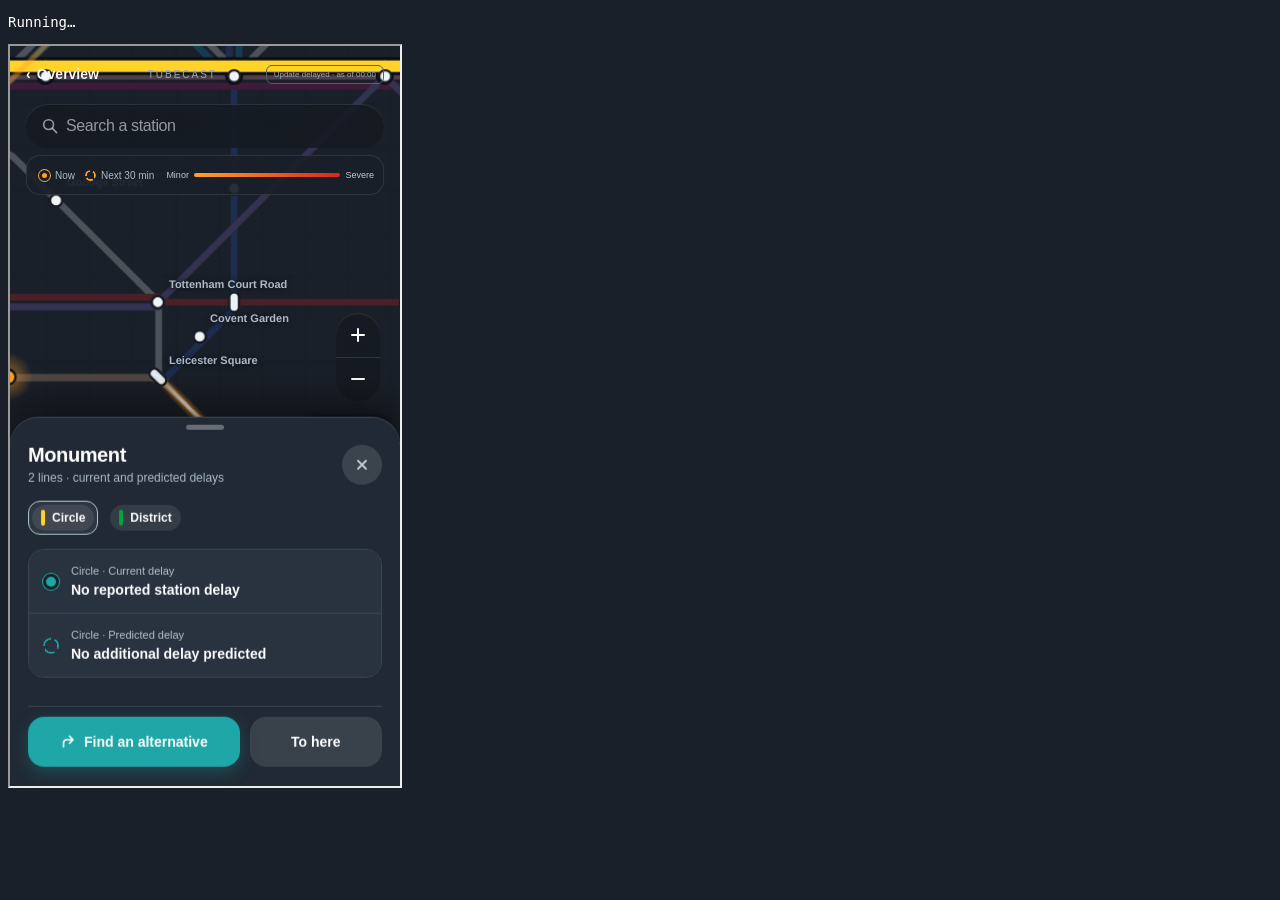
<file: tests/map-coverage.html>
<!doctype html><meta charset="utf-8"><title>Map coverage regression</title><style>body{background:#1a2029;color:white;font:14px monospace}iframe{width:390px;height:740px}pre{white-space:pre-wrap}</style><pre id="out">Running…</pre><iframe id="app" src="../map.html"></iframe><script>
const frame=document.querySelector('iframe'),logs=[],out=document.querySelector('#out');const wait=ms=>new Promise(r=>setTimeout(r,ms));function check(ok,m){if(!ok)throw Error(m);logs.push('PASS '+m);}
frame.onload=async()=>{try{const w=frame.contentWindow,d=w.document,F=w.FlowMap,C=w.MapCtx;await wait(500);check(F.geo.stations.length===299,'all 299 stations render');check(d.querySelectorAll('.station-base').length===299,'one base marker per station');
for(const name of ['Covent Garden','Monument','Knightsbridge','Reading','Epping','Chesham','Shenfield','Upminster','Morden','Heathrow Terminal 5']){F.openStation(name);await wait(650);const r=d.querySelector('.fsel').getBoundingClientRect();check(r.x>80&&r.x<300&&r.y>150&&r.y<420,name+' is searchable, selectable and can be centered');}
// Exercise the real drag handlers at an outer station, including return movement.
const view=d.querySelector('#view'),start=C.cam.get();for(const [type,x] of [['pointerdown',200],['pointermove',180],['pointermove',70],['pointerup',70]])view.dispatchEvent(new w.PointerEvent(type,{pointerId:31,clientX:x,clientY:250,button:0,bubbles:true}));await wait(650);check(C.cam.get().tx<start.tx-50,'manual pan continues beyond old map boundary');
F.go({t:'pick',from:'reading',field:'to',search:true});await wait(400);const q=d.querySelector('#rpq');q.value='Shenfield';q.dispatchEvent(new w.Event('input',{bubbles:true}));d.querySelector('[data-n="Shenfield"]').click();check(F.state().from==='reading'&&F.state().to==='shenfield','outer stations usable as route endpoints');
out.textContent='ALL CHECKS PASSED\n'+logs.join('\n');}catch(e){out.textContent=logs.join('\n')+'\nFAIL '+e.stack;}};
</script>
</file>
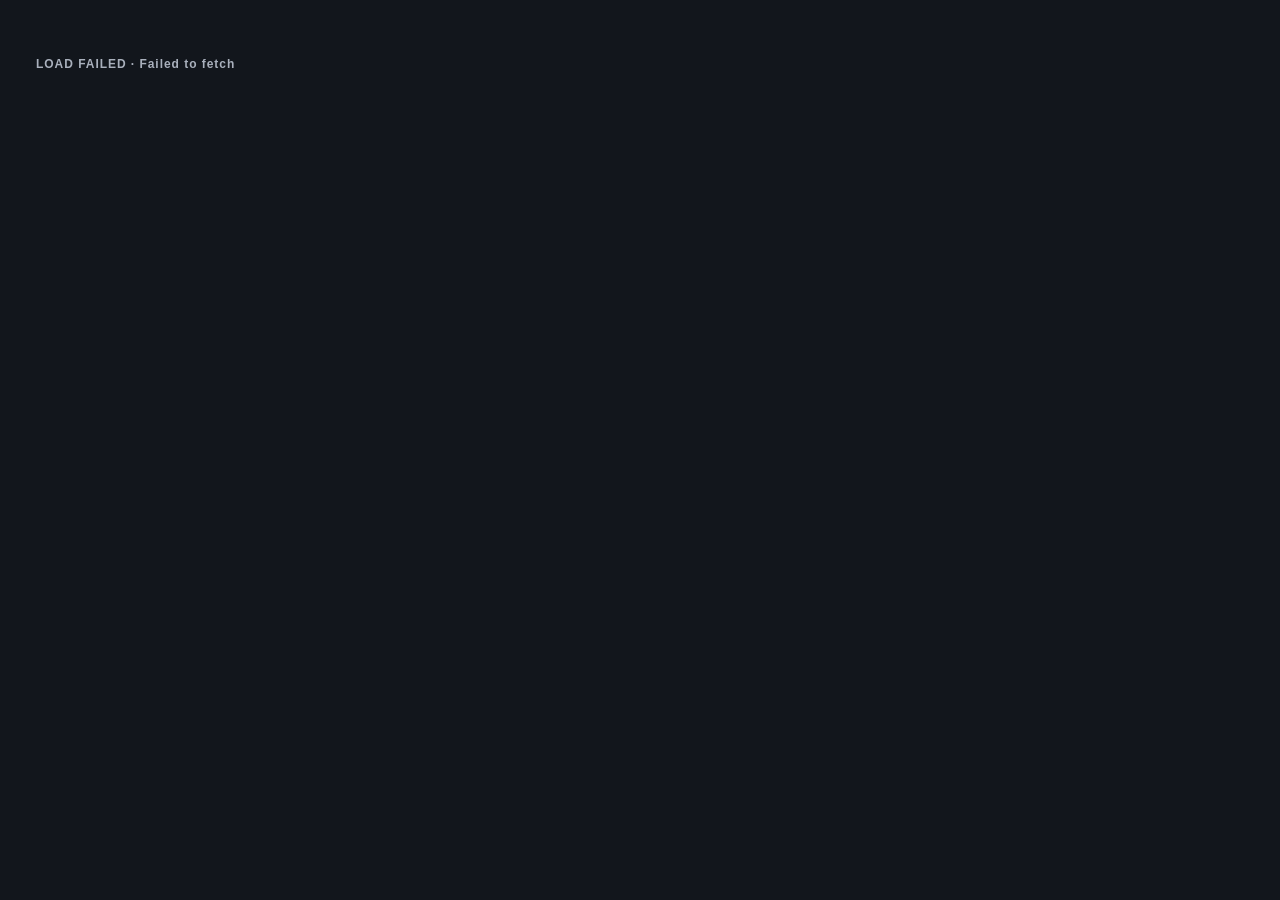
<file: tests/ring-preview.html>
<!doctype html>
<html lang="en">
<head>
<meta charset="utf-8">
<meta name="viewport" content="width=device-width,initial-scale=1">
<title>Tubecast ring fixture preview</title>
<link rel="stylesheet" href="../styles.css?v=20261102-ring2">
<style>
html,body{margin:0;min-height:100%;background:#12161c;color:#fff}body{display:block;box-sizing:border-box}main{width:390px;padding-top:16px}.ringcard{position:relative;left:auto;top:auto;margin-left:16px}.preview-label{width:358px;margin:0 0 10px 16px;font:600 12px/16px -apple-system,BlinkMacSystemFont,sans-serif;color:#a9b0bc;letter-spacing:.08em}
</style>
</head>
<body>
<main><p class="preview-label" id="label">SAMPLE STATE</p><div id="mount"></div></main>
<script src="../assets/linemeta.js"></script>
<script src="../assets/lines.js"></script>
<script src="../assets/tfl-network.js"></script>
<script src="../config.js?v=20261102-live3"></script>
<script src="../js/state-model.js"></script>
<script src="../js/ring-chart.js?v=20261102-ring2"></script>
<script>
(function(){
  var params=new URLSearchParams(location.search),type=params.get('case')||'live',demo=type==='demo';
  if(type==='original'){
    document.getElementById('label').textContent='ORIGINAL SVG';
    document.getElementById('mount').innerHTML='<div class="card ringcard"><div class="head"><div class="k">NEXT 30 MINUTES</div><div class="a">Tap a line</div></div><div class="ringwrap"><img src="../assets/ring.svg" alt=""></div><div class="legend"><p>Inner band = now · outer rings = next 30 min. Green normal · amber Minor · red Severe (fainter = less likely) · grey not running</p></div></div>';
    return;
  }
  var source=demo?'../data/demo/commute.json':(type==='live'?(params.get('snapshot')==='1'?'.ring-live-state.json':String((window.TUBECAST_CONFIG||{}).apiBase||'').replace(/\/$/,'')+'/api/state'):'../data/state.sample.json');
  document.getElementById('label').textContent=demo?'COMMUTE SCENARIO':(type==='live'?'LIVE API STATE':'SAMPLE STATE');
  fetch(source).then(function(r){return r.json();}).then(function(data){
    if(demo)data=data.stages[0].state;
    var state=StateModel.transform(data,{},window.TFL_NETWORK||{});state.hasData=true;state.mode=demo?'scenario':(type==='live'?'current':'example');
    document.getElementById('mount').innerHTML=RingChart.cardHTML(state);
  }).catch(function(error){document.getElementById('label').textContent='LOAD FAILED · '+error.message;});
})();
</script>
</body>
</html>
</file>
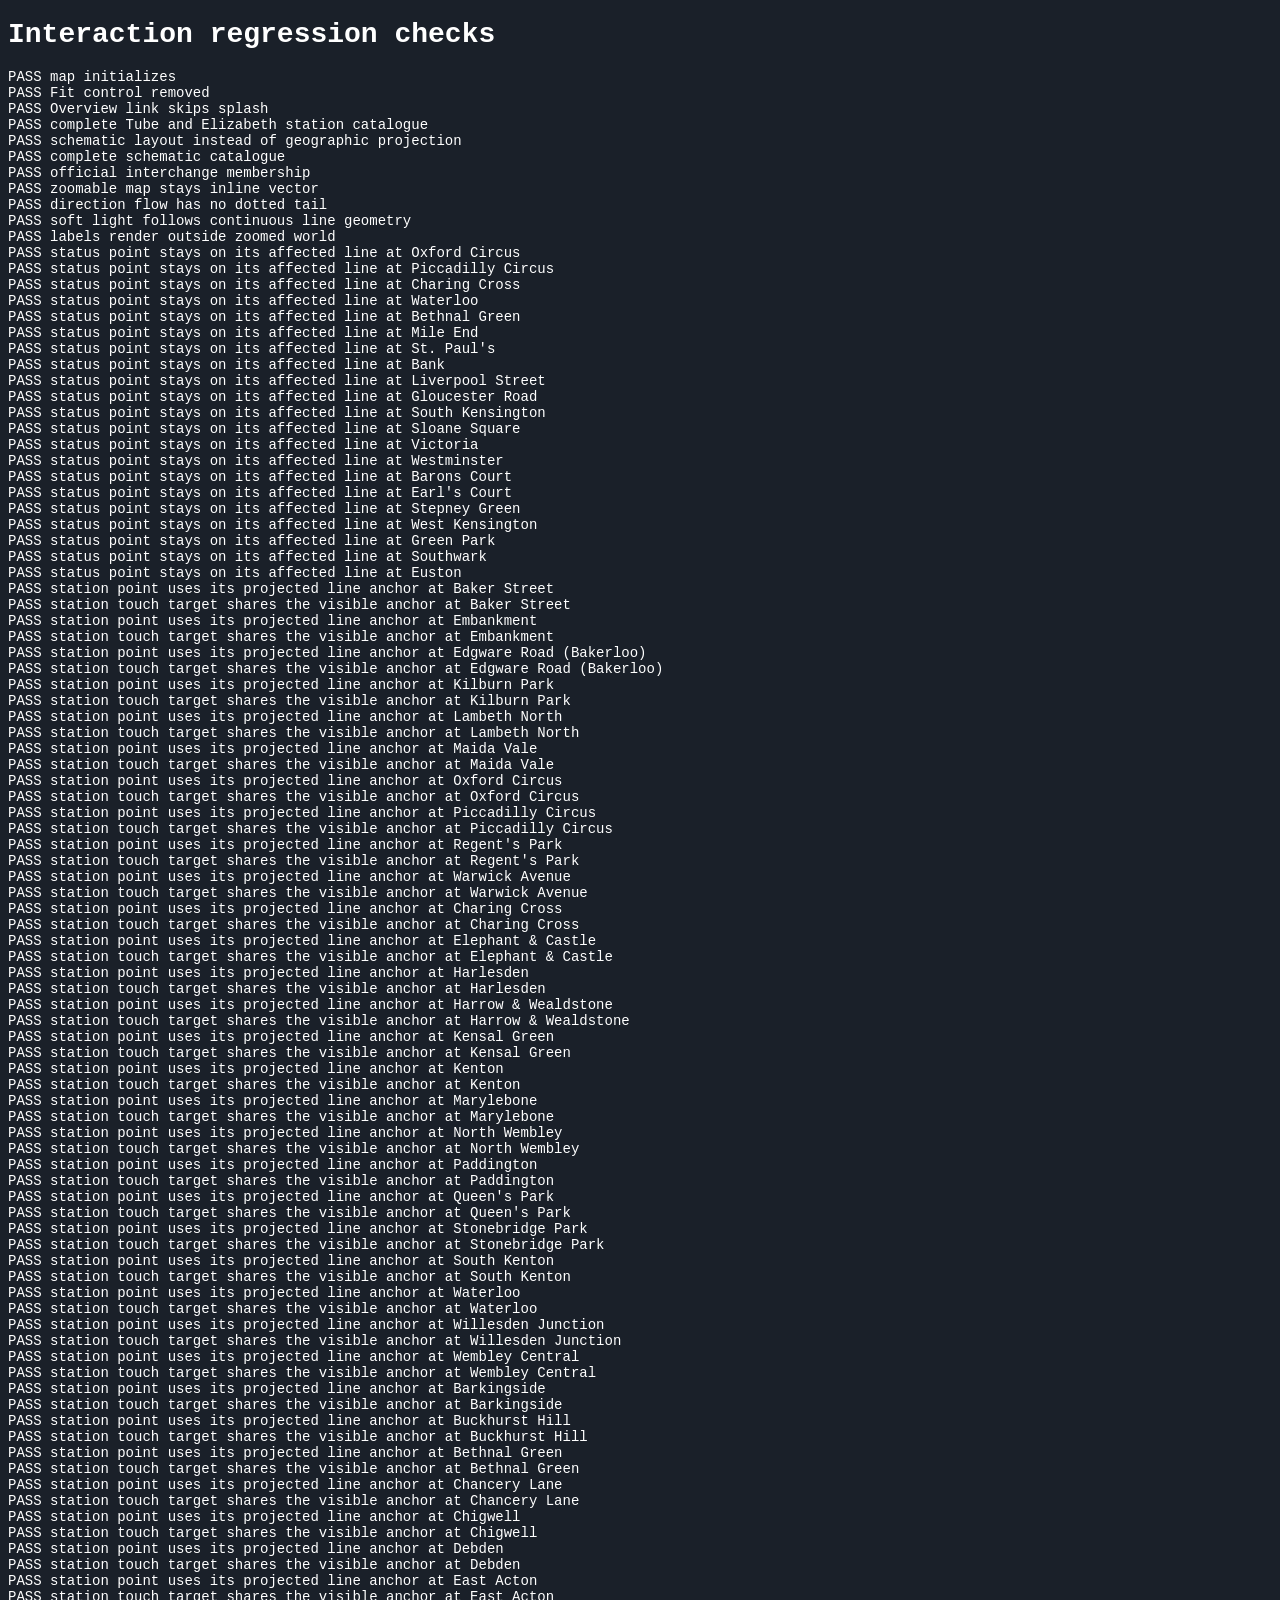
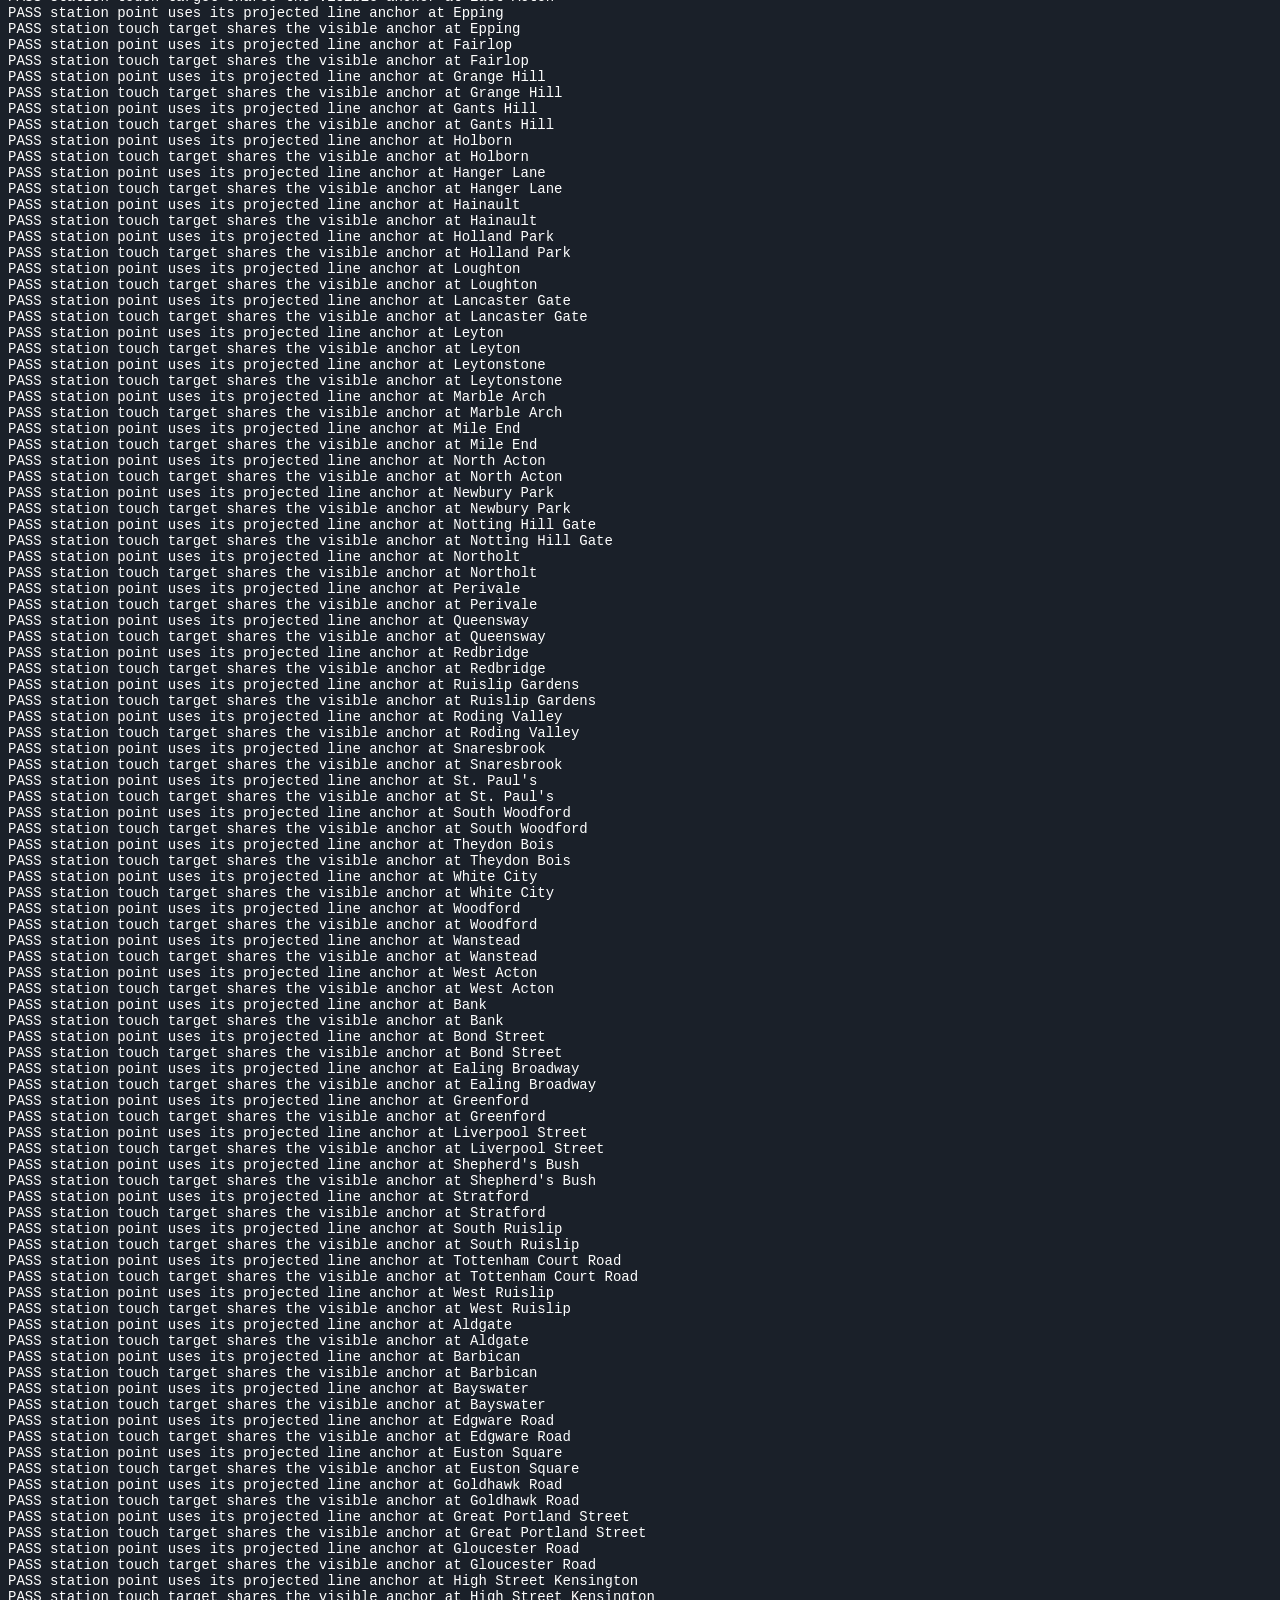
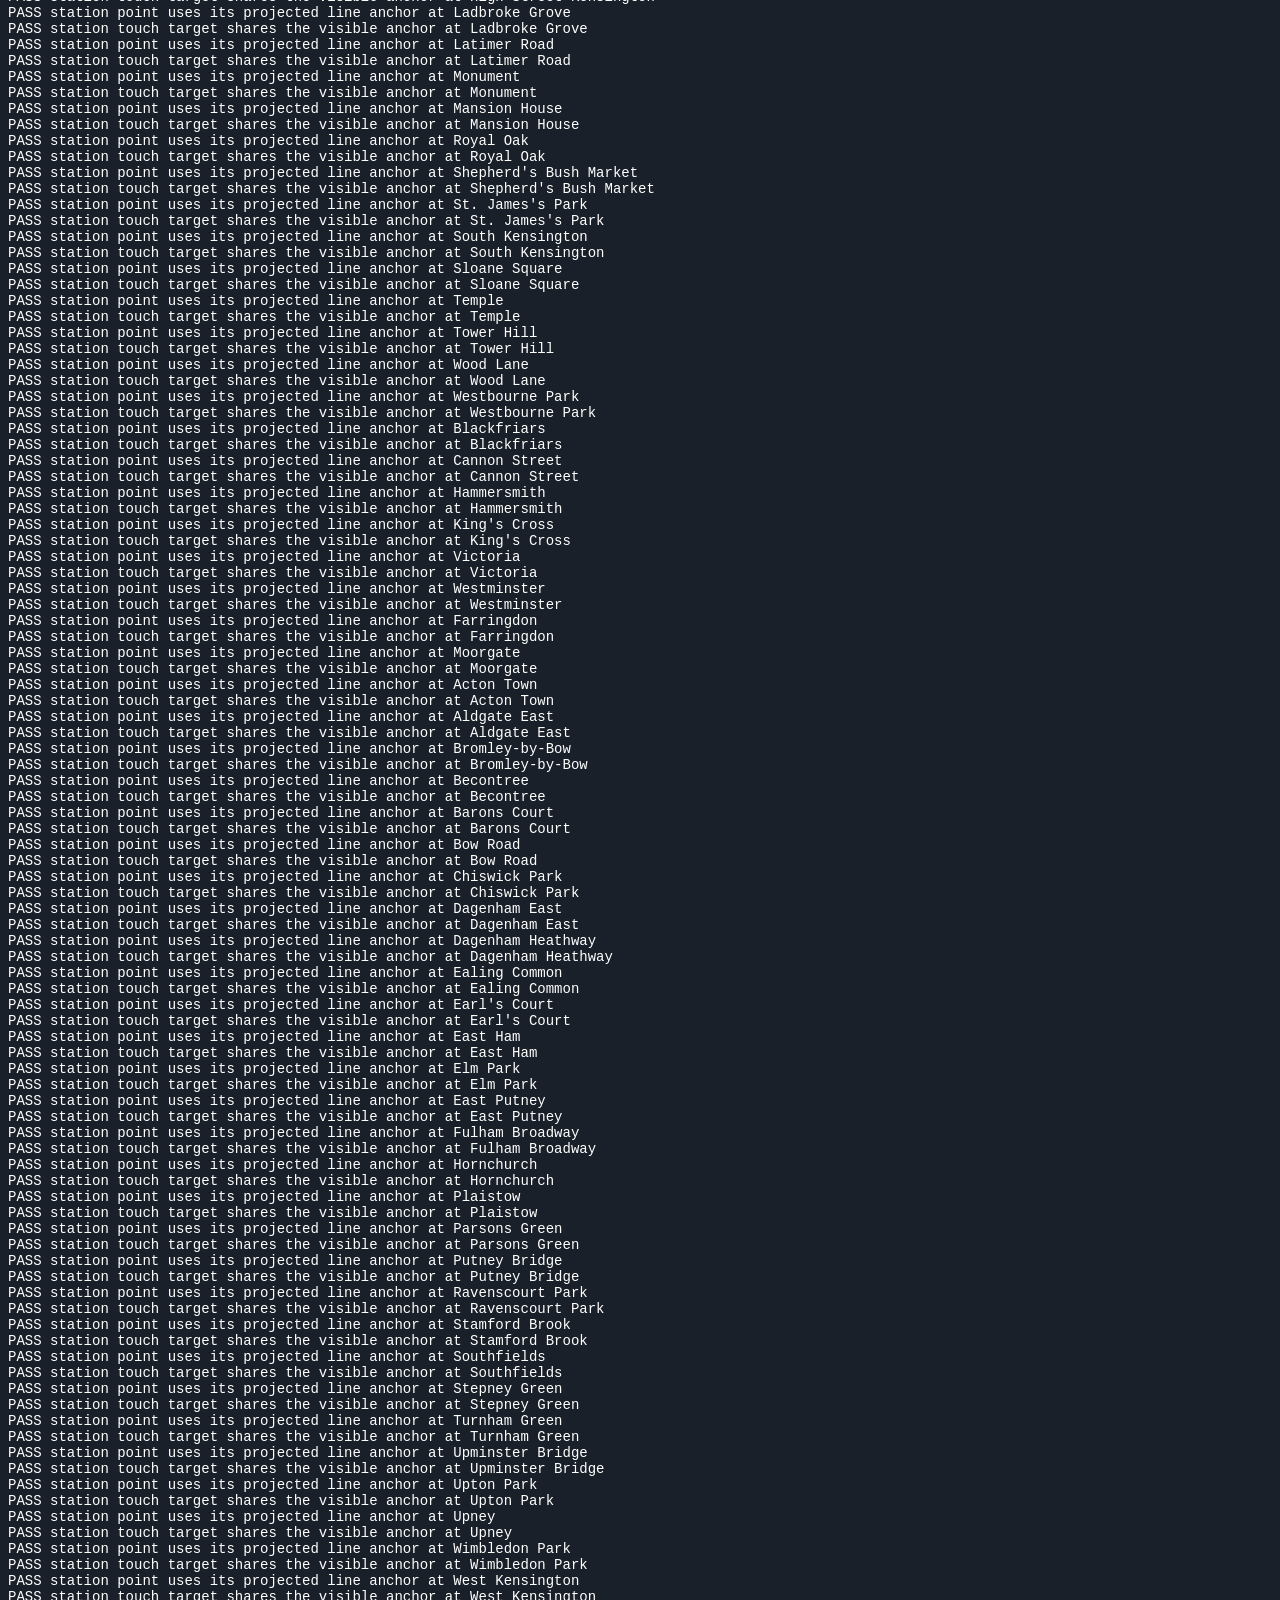
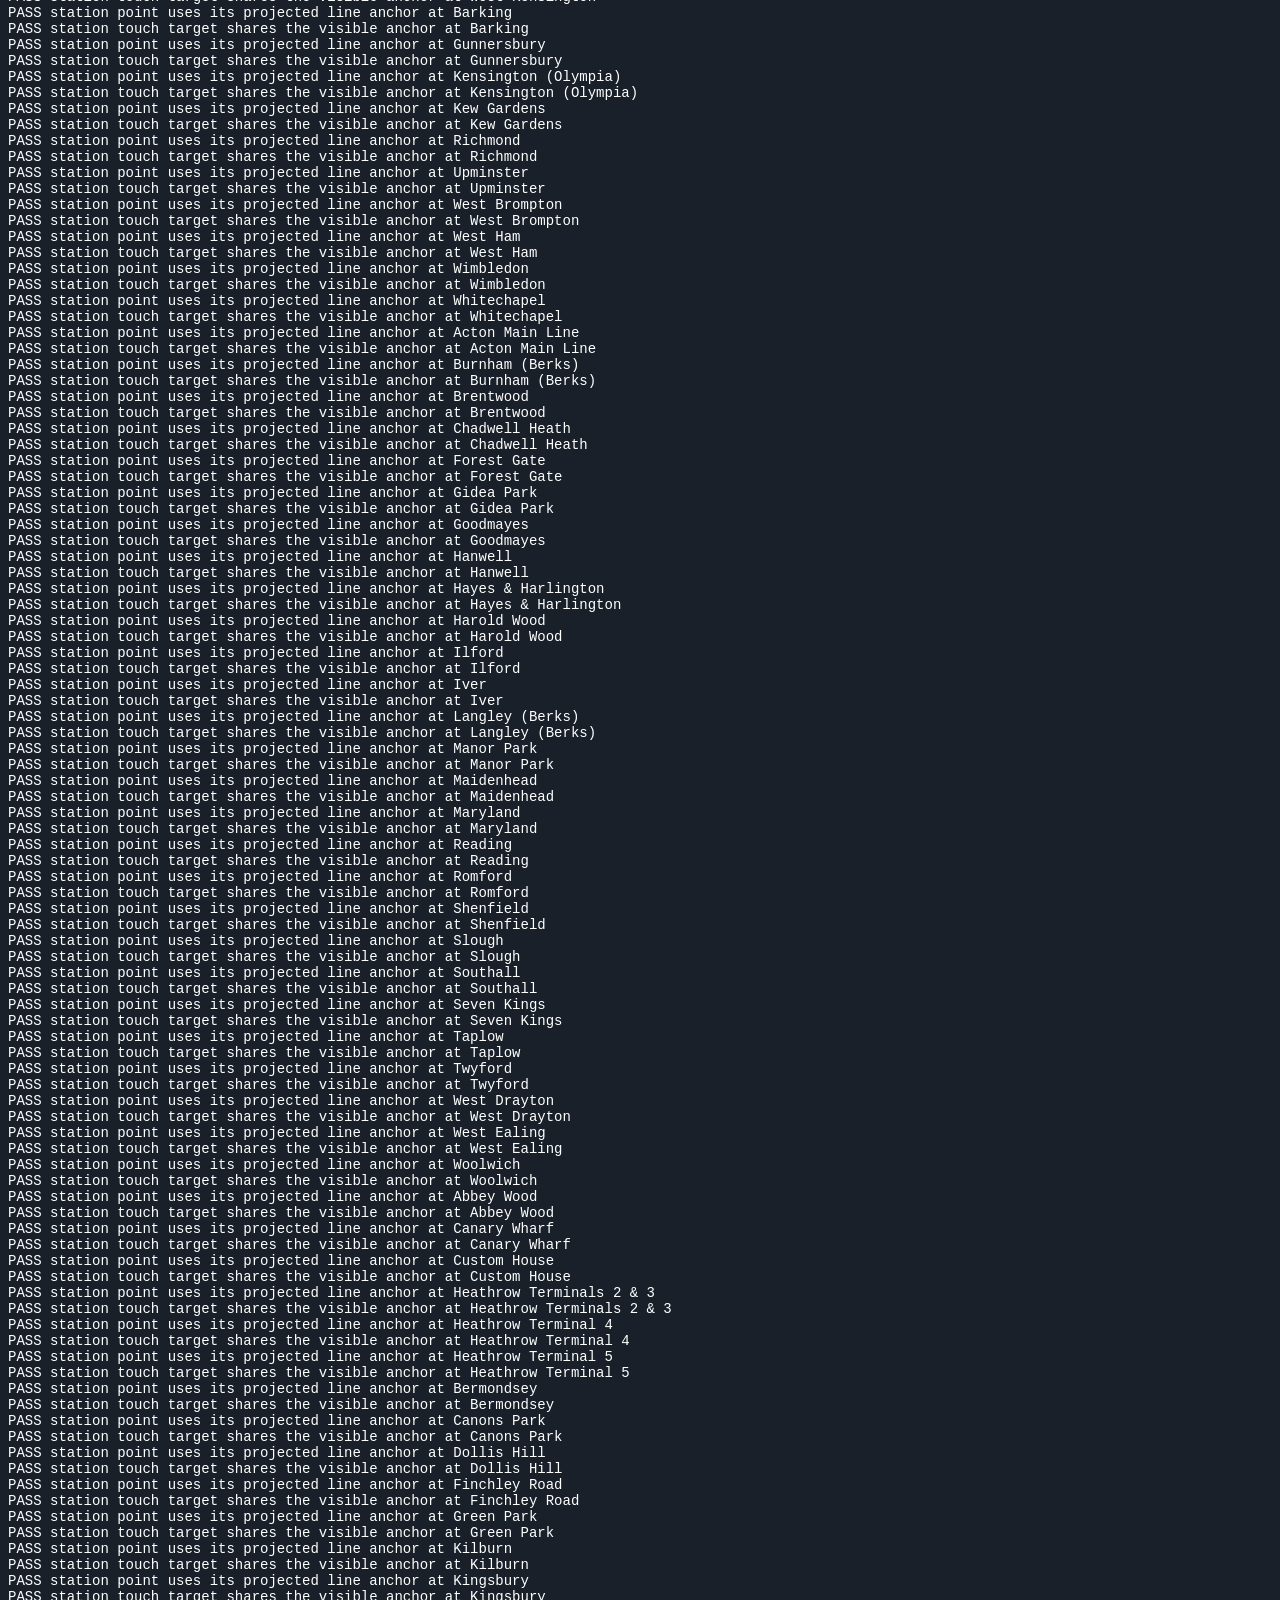
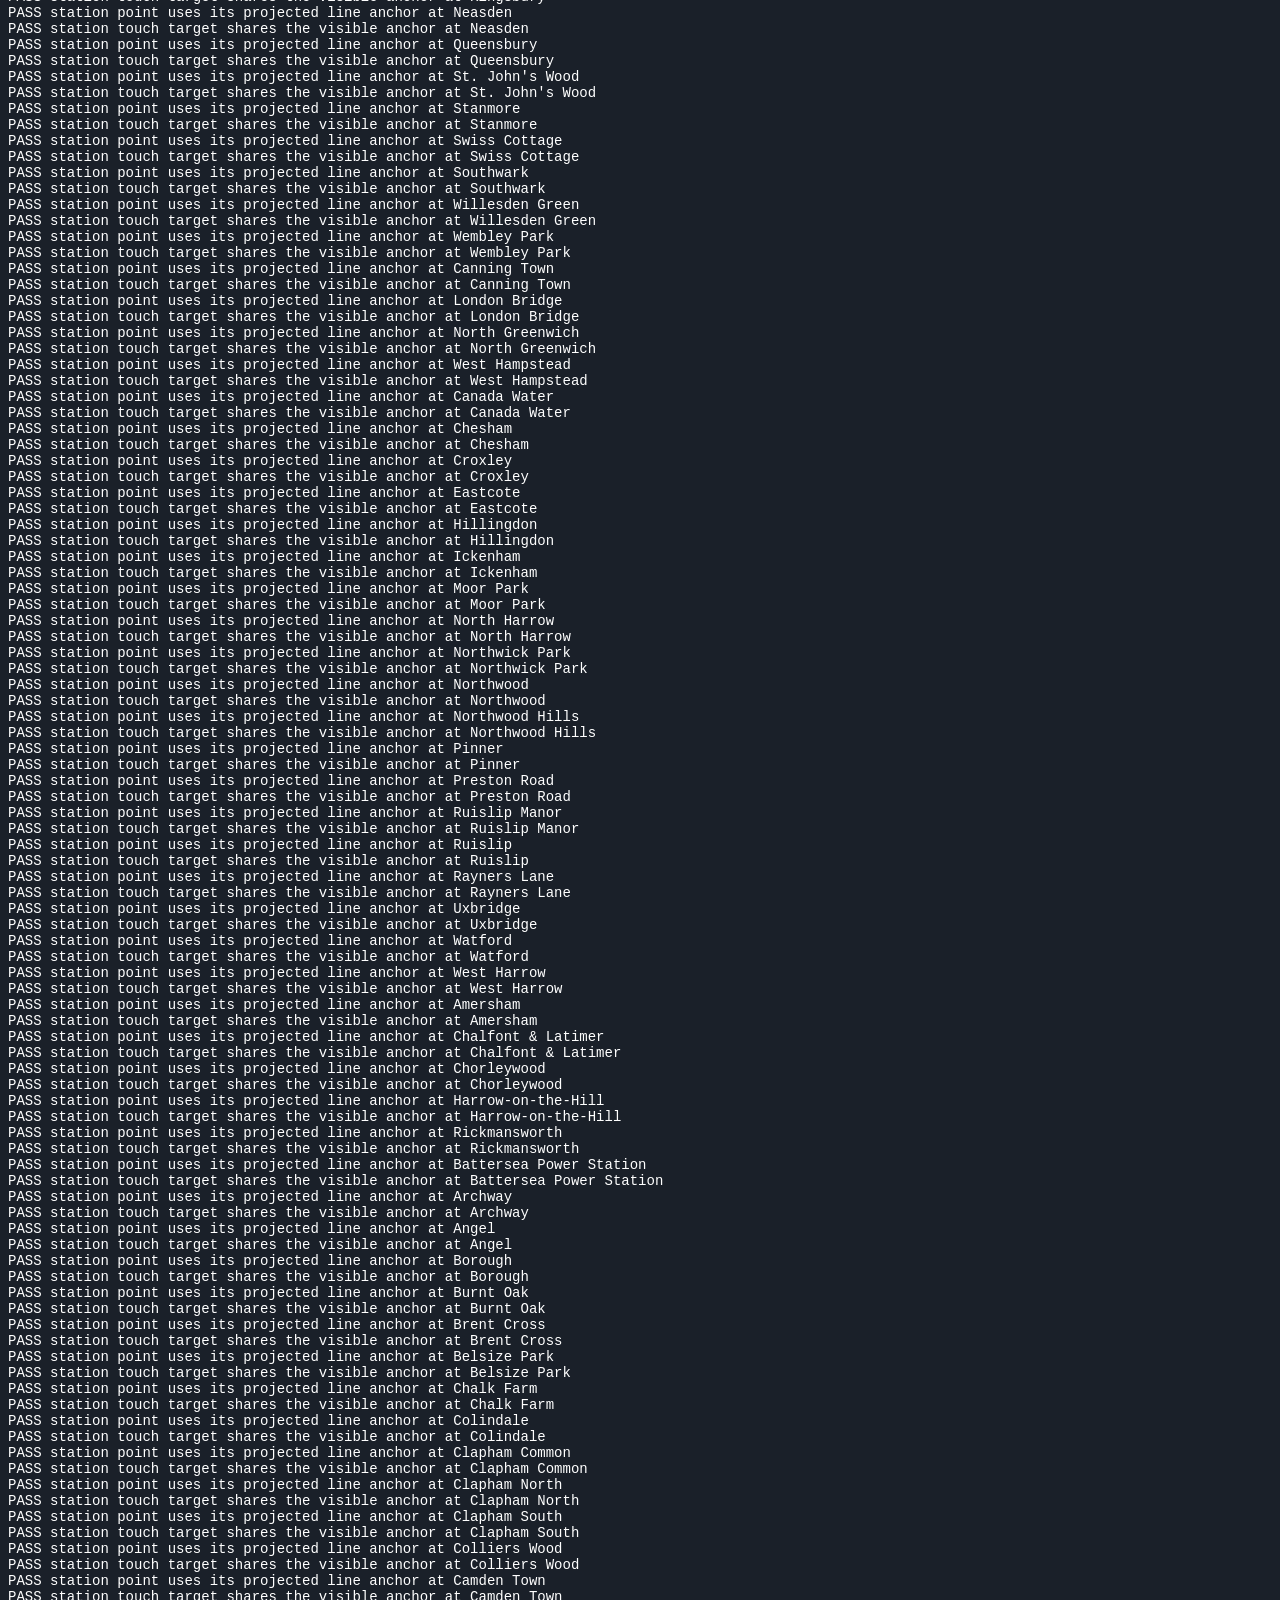
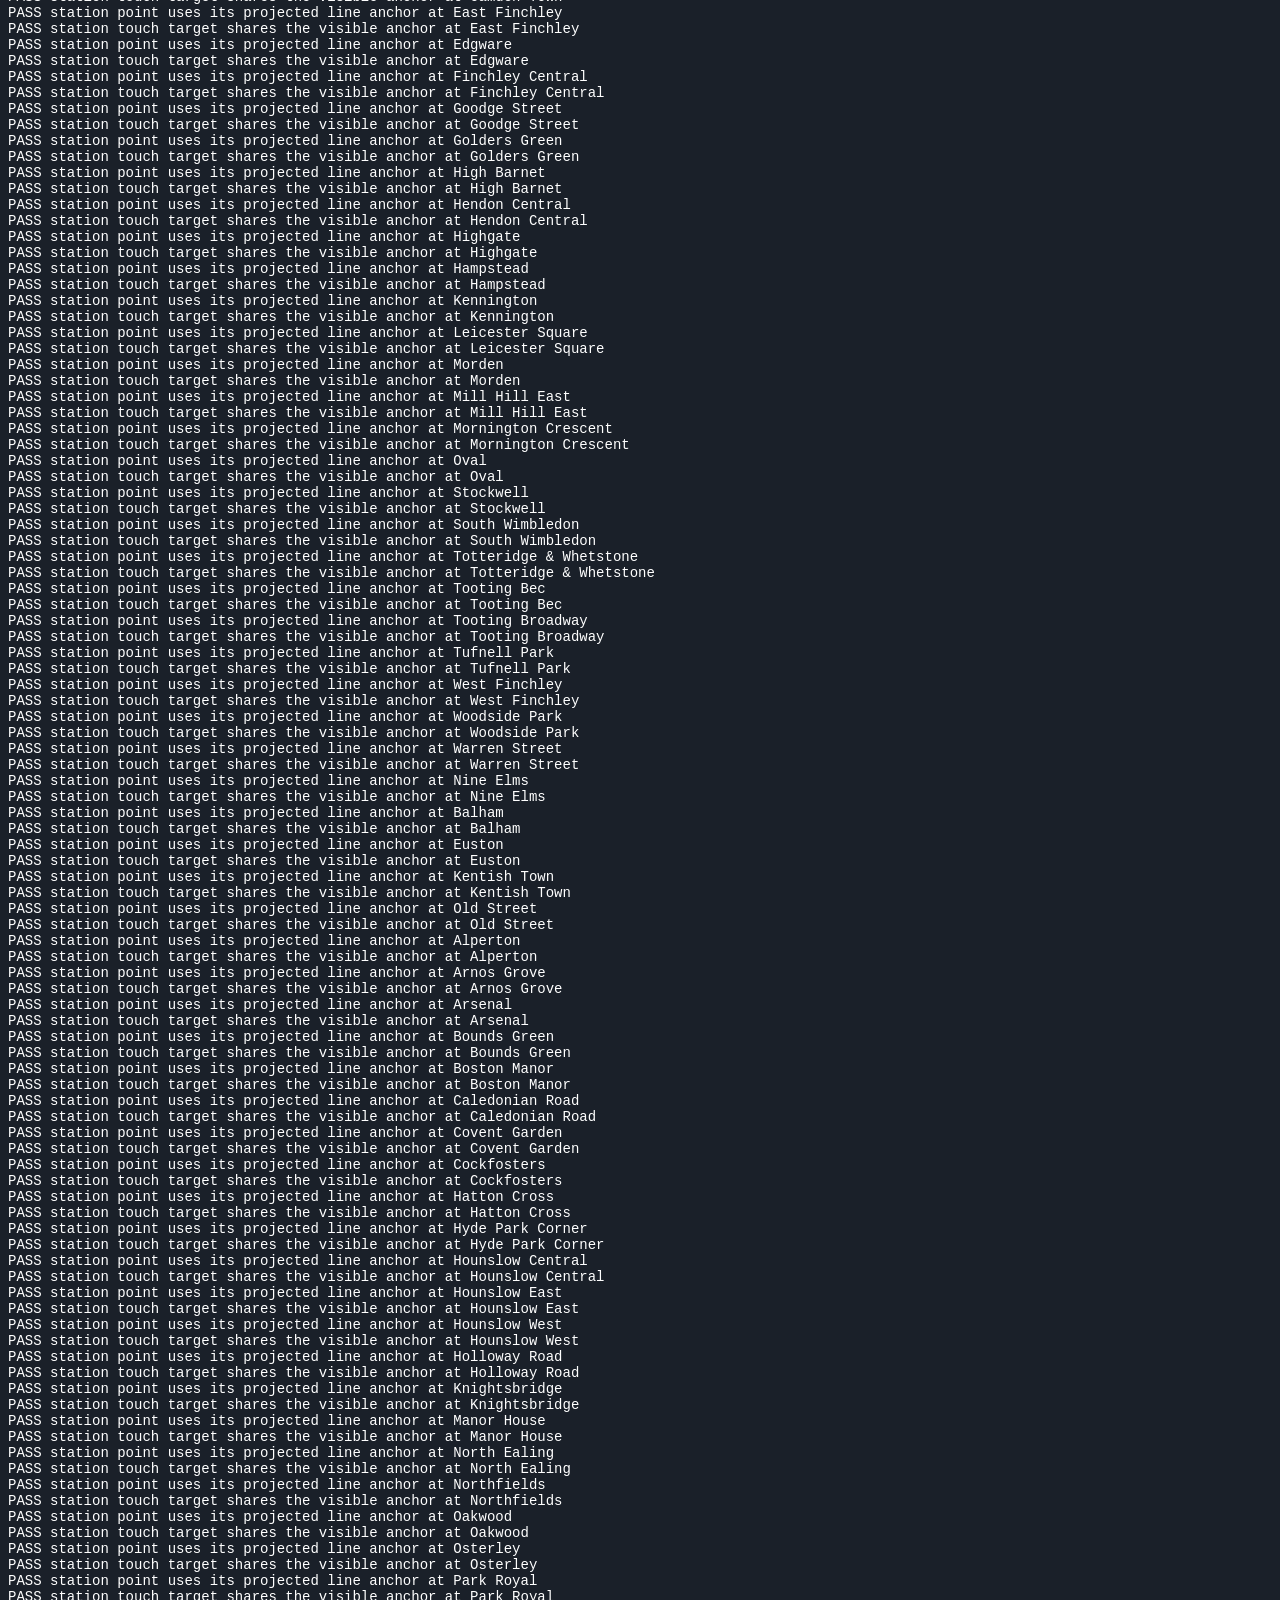
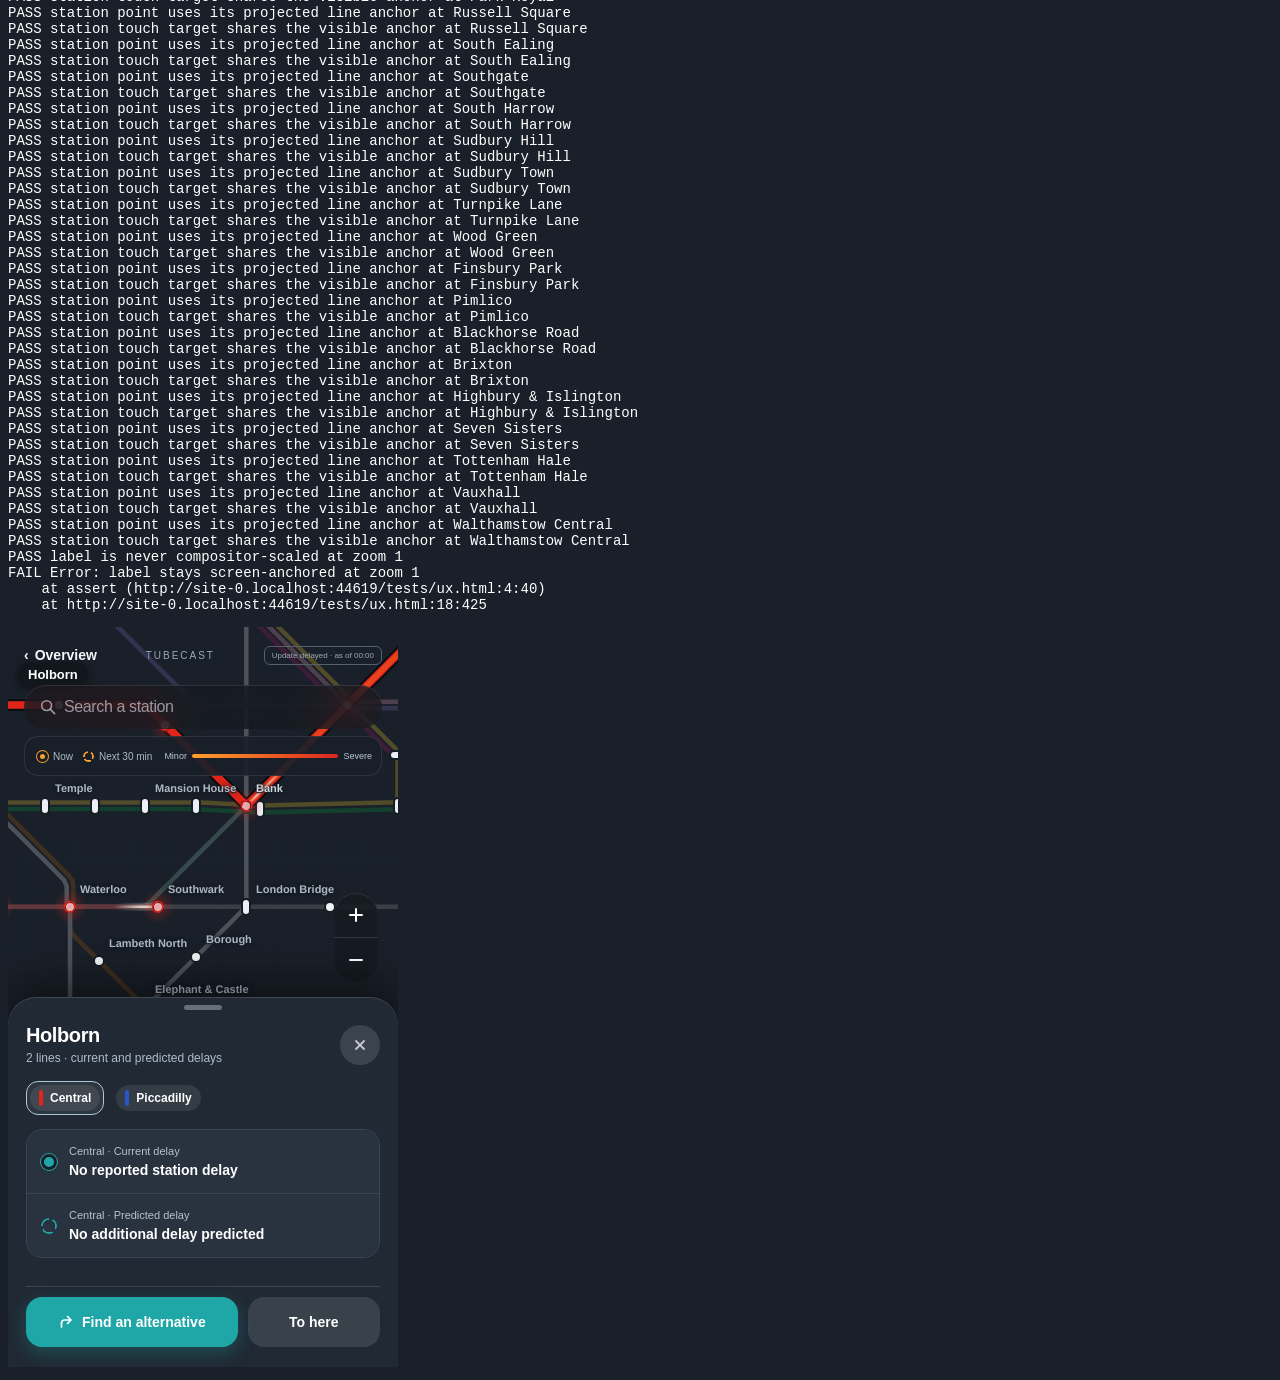
<file: tests/ux.html>
<!doctype html><meta charset="utf-8"><title>Tubecast interaction checks</title><style>body{background:#1a2029;color:white;font:14px monospace}iframe{width:390px;height:740px;border:0}pre{white-space:pre-wrap}</style><h1>Interaction regression checks</h1><pre id="out">Running…</pre><iframe id="app"></iframe><script>
(async()=>{
const out=document.querySelector('#out'),frame=document.querySelector('iframe');let logs=[];
const assert=(ok,label)=>{if(!ok)throw Error(label);logs.push('PASS '+label);};
const load=url=>new Promise(resolve=>{frame.onload=()=>resolve(frame.contentWindow);frame.src=url;});
const pause=()=>new Promise(r=>setTimeout(r,700));
try{
let w=await load('../map.html?station=holborn');await pause();let d=w.document,F=w.FlowMap;
assert(!!F,'map initializes');assert(!d.querySelector('.fit-network'),'Fit control removed');assert(d.querySelector('.service-nav a').getAttribute('href')==='index.html#overview','Overview link skips splash');assert(w.TFL_NETWORK.stations.length===299,'complete Tube and Elizabeth station catalogue');assert(!w.TFLMap&&w.SCHEMATIC_MAP,'schematic layout instead of geographic projection');assert(Object.keys(w.StationCatalog).length===299,'complete schematic catalogue');assert(w.StationCatalog.Holborn.lines.length===2,'official interchange membership');
assert(!d.querySelector('#world svg .base image'),'zoomable map stays inline vector');
assert(d.querySelectorAll('.direction-light animate').length===0,'direction flow has no dotted tail');assert(d.querySelectorAll('animateMotion').length>0,'soft light follows continuous line geometry');
const anchor=w.StationCatalog['Southwark'],cam=w.MapCtx.cam,labelLayer=d.querySelector('.map-label-layer');
assert(labelLayer&&labelLayer.parentNode===d.querySelector('#view'),'labels render outside zoomed world');
const geo=w.FlowMap.geo;
for(const marker of d.querySelectorAll('.station-marker')){const st=geo.byName[marker.dataset.st],node=geo.nodes[st.nodes[marker.dataset.line]];assert(Math.abs(Number(marker.style.left.slice(0,-2))-node.x)<.01&&Math.abs(Number(marker.style.top.slice(0,-2))-node.y)<.01,'status point stays on its affected line at '+marker.dataset.st);}
for(const base of d.querySelectorAll('.station-base')){const st=geo.byName[base.dataset.st],hit=d.querySelector('.hit[data-st="'+base.dataset.st.replace(/"/g,'\\"')+'"]');assert(Math.abs(Number(base.style.left.slice(0,-2))-st.x)<.01&&Math.abs(Number(base.style.top.slice(0,-2))-st.y)<.01,'station point uses its projected line anchor at '+base.dataset.st);assert(Math.abs(Number(hit.style.left.slice(0,-2))+16-st.x)<.01&&Math.abs(Number(hit.style.top.slice(0,-2))+16-st.y)<.01,'station touch target shares the visible anchor at '+base.dataset.st);}
let labelFont=null;
for(const zoom of [1,3,6]){cam.flyTo(anchor.x*w.MapCtx.S,anchor.y*w.MapCtx.S,zoom,150,280,.1);await pause();const label=d.querySelector('.lbl[data-st="Southwark"]'),lr=label.getBoundingClientRect(),vr=d.querySelector('#view').getBoundingClientRect(),font=parseFloat(getComputedStyle(label).fontSize);labelFont=labelFont||font;assert(!label.style.transform.includes('scale'),'label is never compositor-scaled at zoom '+zoom);assert(Math.abs((lr.left-vr.left)-160)<2&&Math.abs((lr.top-vr.top)-256)<2,'label stays screen-anchored at zoom '+zoom);assert(font===labelFont,'label text keeps native resolution at zoom '+zoom);}
const stableLabel=d.querySelector('.lbl[data-st="Southwark"]'),stableHit=d.querySelector('.hit[data-st="Southwark"]'),mapView=d.querySelector('#view');
let labelState=getComputedStyle(stableLabel).visibility,offsets=[];
mapView.dispatchEvent(new w.PointerEvent('pointerdown',{pointerId:77,clientX:190,clientY:320,button:0,bubbles:true}));
for(const x of [175,150,122]){mapView.dispatchEvent(new w.PointerEvent('pointermove',{pointerId:77,clientX:x,clientY:320,button:0,bubbles:true}));await new Promise(r=>w.requestAnimationFrame(r));let lr=stableLabel.getBoundingClientRect(),hr=stableHit.getBoundingClientRect();offsets.push([lr.left-(hr.left+hr.width/2),lr.top-(hr.top+hr.height/2)]);assert(getComputedStyle(stableLabel).visibility===labelState,'label visibility stays stable during camera movement');}
mapView.dispatchEvent(new w.PointerEvent('pointerup',{pointerId:77,clientX:122,clientY:320,button:0,bubbles:true}));
assert(Math.max(...offsets.map(v=>v[0]))-Math.min(...offsets.map(v=>v[0]))<1&&Math.max(...offsets.map(v=>v[1]))-Math.min(...offsets.map(v=>v[1]))<1,'label and station anchor commit in the same frame');

assert(getComputedStyle(d.querySelector('#chip')).display==='none','line summary removed from map');
d.querySelector('[data-act="station-line"][data-line="piccadilly"]').click();
assert(F.state().stationLine==='piccadilly','interchange line choice stays within station');
assert(d.querySelector('.station-status').textContent.includes('Piccadilly'),'station status identifies selected line');
assert(!d.querySelector('.line-alerts').textContent.includes('Central'),'line-wide context follows selected line');
d.querySelector('[data-act="route-from"]').click();await pause();
assert(F.state().from==='holborn'&&F.state().field==='to','route starts with chosen station');
assert(F.sheet.snap==='compact'&&F.sheet.visible<=340,'picker opens compact');
assert(getComputedStyle(d.querySelector('#chip')).display==='none'&&getComputedStyle(d.querySelector('.map-key')).display==='none','planning hides summary and legend');
F.sheet.snapTo('peek');await pause();assert(F.state().from==='holborn'&&F.state().field==='to','lowering picker preserves origin and target field');
d.querySelector('[data-act="search-pick"]').click();let q=d.querySelector('#rpq');assert(F.sheet.snap==='full','station search opens as a full focused sheet');assert(w.location.search.includes('search=1'),'search state survives a mobile page refresh');assert(d.querySelector('#rpl .rp-r').dataset.n==='Paddington','empty search shows useful suggested stations');frame.style.height='500px';await pause();assert(w.Shell.keyboardOpen&&d.documentElement.classList.contains('keyboard-open'),'visual viewport shrink enters iPhone keyboard layout');let sr=F.sheet.el.getBoundingClientRect(),hr=d.querySelector('.fs-head').getBoundingClientRect(),qr=q.getBoundingClientRect();assert(Math.abs(sr.top-d.querySelector('.phone').getBoundingClientRect().top)<2&&hr.top>=sr.top&&qr.top>=hr.bottom-2&&qr.bottom<=500,'destination title and input stay inside the iPhone keyboard viewport');assert(F.sheet.visible>=w.Shell.height-1,'keyboard search sheet fills the visual viewport');frame.style.height='740px';await pause();q=d.querySelector('#rpq');q.value='Bank';q.dispatchEvent(new w.Event('input',{bubbles:true}));q.dispatchEvent(new w.KeyboardEvent('keydown',{key:'Enter',bubbles:true}));
assert(F.state().t==='pick'&&F.state().from==='holborn'&&F.state().to==='bank','destination waits for explicit route request');assert(d.querySelector('[data-act="find-route"]').getBoundingClientRect().bottom<=F.sheet.el.getBoundingClientRect().bottom,'route comparison button is visible without scrolling');
w.JourneyAPI.plan=async(A,B)=>{let X=w.FlowMap.geo.byName['Chancery Lane'],r={from:A,to:B,transfers:1,legs:[{line:'central',pts:[[A.x,A.y],[X.x,X.y]],stops:[{name:A.name},{name:'Chancery Lane'}],duration:5,instruction:'Central line',departure:'2026-11-02T10:00:00',disruptions:[]},{line:'circle',pts:[[X.x,X.y],[B.x,B.y]],stops:[{name:'Chancery Lane'},{name:B.name}],duration:1,instruction:'Circle line',disruptions:[]}]};return[{r,min:6,extra:0,stops:3,tag:'TfL recommended',departure:'2026-11-02T10:00:00',arrival:'2026-11-02T10:06:00'},{r,min:6,extra:0,stops:3,tag:'Alternative',departure:'2026-11-02T10:10:00',arrival:'2026-11-02T10:16:00'}];};
d.querySelector('[data-act="find-route"]').click();await pause();assert(F.state().t==='route','explicit Find routes loads provider journeys');assert(w.location.search.includes('rid='),'loaded route has a stable itinerary identifier');assert(getComputedStyle(d.querySelector('.ui.sbox')).display==='none','route planning removes the global station search');let routeRects=[...d.querySelectorAll('.rt-line')].map(n=>n.getBoundingClientRect()),routeSpan=Math.max(...routeRects.map(r=>r.right))-Math.min(...routeRects.map(r=>r.left));assert(routeSpan>150,'route geometry uses a readable share of the map');
assert(!d.querySelector('.google-route'),'Google Maps handoff waits until a route is chosen');
const directGoogle=F.googleRouteURL({name:'Bank'},{name:'Tottenham Court Road'},{r:{legs:[{line:'central',walking:false,stops:[{name:'Bank'},{name:"St. Paul's"},{name:'Chancery Lane'},{name:'Holborn'},{name:'Tottenham Court Road'}]}]}});
assert(!directGoogle.url.includes('waypoints='),'direct Tube handoff does not turn ordinary stops into destinations');
const grab=F.sheet.el.querySelector('.fs-grab'),gr=grab.getBoundingClientRect();
for(const [type,y] of [['pointerdown',gr.top+5],['pointermove',gr.top+60],['pointermove',gr.top+430],['pointerup',gr.top+430]])grab.dispatchEvent(new w.PointerEvent(type,{pointerId:41,clientX:190,clientY:y,bubbles:true,button:0}));
await pause();assert(F.state().t==='route'&&d.querySelectorAll('.rt-line').length>0,'route preview survives collapsed sheet');assert(d.querySelector('.route-expand').offsetHeight>0,'collapsed route has a visible reopen button');d.querySelector('[data-act="expand-route"]').click();await pause();
d.querySelector('[data-act="opt"][data-i="1"]').click();assert(F.state().opt===1,'later departure can be selected independently from the same itinerary');d.querySelector('[data-act="go"]').click();F.sheet.snapTo('peek');await pause();assert(F.state().chosen&&F.state().opt===1&&d.querySelector('.journey-confirm').textContent.includes('10:10'),'chosen route preserves the selected departure when route ids match');assert(d.querySelectorAll('.rt-line').length>0,'chosen route survives collapsed sheet');d.querySelector('[data-act="expand-route"]').click();await pause();assert(d.querySelector('.leg-stops').textContent.includes('Chancery Lane'),'selected route includes intermediate stations');
const googleLegs=[...d.querySelectorAll('.google-leg')];assert(googleLegs.length===2&&googleLegs.every(a=>a.href.includes('api=1')&&a.href.includes('travelmode=transit')),'chosen multi-line route offers one Google Maps handoff per transit leg');assert(!d.querySelector('.google-legs').textContent.includes('keep the selected lines'),'Google handoff copy does not promise a line Google may recalculate');assert(!googleLegs.some(a=>a.href.includes('waypoints=')),'transit handoff does not use unsupported Google Maps waypoints');assert(decodeURIComponent(googleLegs[0].href).includes('origin=Holborn+Station')&&decodeURIComponent(googleLegs[0].href).includes('destination=Chancery+Lane+Station'),'first Google Maps link preserves the first selected leg');assert(decodeURIComponent(googleLegs[1].href).includes('origin=Chancery+Lane+Station')&&decodeURIComponent(googleLegs[1].href).includes('destination=Bank+Station'),'second Google Maps link preserves the onward selected leg');assert(googleLegs.every(a=>a.target==='_blank'),'Google Maps handoff preserves Tubecast state');
F.go({t:'route',from:'bow-road',to:'ladbroke-grove',opt:0,chosen:true});await pause();
assert(d.querySelector('.journey-steps').textContent.includes('Change at'),'selected multi-line route names interchange');
w.JourneyAPI.plan=async()=>{throw Error('TfL is busy. Please try again shortly.');};
F.go({t:'route',from:'mile-end',to:'bank',opt:0});await pause();assert(d.querySelector('.rp-none').textContent.includes('TfL is busy'),'provider failures display retry instead of invented routes');assert(d.querySelector('[data-act="go"]').disabled,'failed journey cannot be selected');
d.querySelector('[data-act="edit-route"]').click();assert(F.state().from==='mile-end'&&F.state().to==='bank','failed route can edit preserved endpoints');
F.go({t:'pick',field:'from',search:true});let sq=d.querySelector('#rpq');sq.value='st pauls';sq.dispatchEvent(new w.Event('input',{bubbles:true}));assert(d.querySelector('#rpl').textContent.includes("St. Paul's"),'station search ignores punctuation');frame.style.height='500px';await pause();let oh=d.querySelector('.fs-head').getBoundingClientRect(),oq=sq.getBoundingClientRect();assert(oh.top>=F.sheet.el.getBoundingClientRect().top&&oq.top>=oh.bottom-2&&oq.bottom<=500,'origin title and input stay inside the iPhone keyboard viewport');frame.style.height='740px';await pause();sq.value='';sq.dispatchEvent(new w.Event('input',{bubbles:true}));d.querySelector('[data-act="pickst"][data-n="Bank"]').click();assert(F.state().search&&F.state().field==='to','search advances directly from origin to destination');
d.querySelector('[data-act="back"]').click();assert(!F.state().search&&F.state().from==='bank','search back returns to map without clearing origin');
F.openStation('Bank');assert(F.state().from==='bank'&&!F.state().to,'same station does not erase origin');
d.querySelector('[data-act="close"]').click();await pause();d.querySelector('#route').click();assert(F.state().from==='bank','reopening planner resumes draft');
const marks=[...d.querySelectorAll('.station-marker')].map(n=>n.dataset.st+':'+n.dataset.kind);
assert(new Set(marks).size===marks.length,'one status marker per station and time window');
assert(!d.querySelector('[marker-end]'),'direction uses flow without arrowheads');
w=await load('../index.html#overview');await pause();assert(w.location.pathname.endsWith('/index.html'),'internal overview opens without onboarding');w=await load('../index.html?test=all-lines#all-lines');await pause();d=w.document;
const globalSearch=d.querySelector('.overview-search input');globalSearch.focus();globalSearch.value='st pauls';globalSearch.dispatchEvent(new w.Event('input',{bubbles:true}));frame.style.height='500px';await pause();const globalBox=d.querySelector('.overview-search').getBoundingClientRect(),globalPanel=d.querySelector('.overview-search .sp').getBoundingClientRect(),globalResult=d.querySelector('.overview-search .sp-r');assert(w.Shell.keyboardOpen&&d.documentElement.classList.contains('station-search-open'),'overview station search enters the iPhone keyboard layout');assert(globalBox.top>=0&&globalBox.bottom<=500&&globalPanel.top>=globalBox.bottom-2&&globalPanel.bottom<=500,'overview search and results stay inside the iPhone keyboard viewport');assert(globalResult&&globalResult.textContent.includes("St. Paul's")&&globalResult.href.includes('line=central'),'overview search resolves punctuation and a valid served line');assert(getComputedStyle(d.querySelector('.bottomctl')).pointerEvents==='none','overview controls do not cover keyboard search results');frame.style.height='740px';globalSearch.blur();await pause();
assert(d.querySelectorAll('.all-line-cards>a').length===12,'overview includes all twelve lines');
assert(!!d.querySelector('.ringwrap .risk-ring'),'data-driven main radial diagram retained');
const pp=d.querySelector('#pagepos'),r=pp.getBoundingClientRect();
for(const [type,x] of [['pointerdown',r.left+50],['pointermove',r.left+60],['pointermove',r.left+110],['pointerup',r.left+110]])pp.dispatchEvent(new w.PointerEvent(type,{pointerId:8,clientX:x,clientY:r.top+20,bubbles:true,button:0}));
await pause();assert(d.querySelector('.pd.cur').dataset.i!=='0','bottom bar drag selects a line');
assert(d.querySelectorAll('.pager-page.active').length===1,'scrubbing leaves exactly one active page');
w=await load('../lines.html');await pause();assert(w.location.hash==='#all-lines','legacy directory opens integrated overview');
w=await load('../line.html?line=district');await pause();d=w.document;let active=d.querySelector('.pager-page.active');assert(getComputedStyle(active.querySelector('.scroll')).touchAction==='pan-y','inner scroll surface reserves horizontal drag for pager');assert(active.querySelector('.page-backdrop').parentNode===active,'background extends outside card scroll clipping');active.querySelector('.scroll').scrollTop=300;await pause();assert(getComputedStyle(active.querySelector('.chdr-bg')).display==='none','compact header has no opaque cover');active.scrollTop=40;assert(active.scrollTop===0,'fixed header parent cannot scroll on focus');
const row=active.querySelector('a.srow'),before=d.querySelector('.pd.cur').dataset.i;
for(const [type,x] of [['pointerdown',230],['pointermove',220],['pointermove',160],['pointerup',160]])row.dispatchEvent(new w.PointerEvent(type,{pointerId:9,clientX:x,clientY:400,bubbles:true,button:0}));
const click=new w.MouseEvent('click',{bubbles:true,cancelable:true});row.dispatchEvent(click);await pause();assert(click.defaultPrevented,'station link does not open after horizontal swipe');assert(d.querySelector('.pd.cur').dataset.i!==before,'swiping a station row changes line');
w.localStorage.setItem('tubecast-welcome','1');w=await load('../index.html?v=return-visit');await new Promise(r=>setTimeout(r,150));assert(frame.contentWindow.location.pathname.endsWith('/onboarding.html'),'version link and returning visitor start with splash');w=frame.contentWindow;assert(w.document.querySelectorAll('.ring-light').length===48,'onboarding animates supplied forty-eight ring segments');
assert(w.document.querySelector('main').getBoundingClientRect().width<=390,'onboarding fits mobile canvas');assert(!w.document.querySelector('a,h1,p'),'onboarding contains only the logo');await new Promise(r=>setTimeout(r,3300));assert(w.location.pathname.endsWith('/index.html'),'splash proceeds to overview after three seconds');
out.textContent='ALL CHECKS PASSED\n'+logs.join('\n');
}catch(e){out.textContent=logs.join('\n')+'\nFAIL '+e.stack;}
})();
</script>
</file>
<file: styles.css>
/* ============================================================
   Tubecast mobile — V2 · Stack — All lines (ring slide)
   Figma: LN89BdArUVPMkUVcTB0YXz  node 141:10514   390 × 844
   ============================================================ */

/* --- design tokens (Figma colour variables) --- */
:root{
  --bg:#07090c;
  --surface-2:#1a2029;
  --ink:#eef2f6;
  --ink-3:#7c8794;
  --sec:rgba(235,235,245,.6);        /* secondary label */
  --minor:#ffa12b;                    /* status/minor  */
  --severe:#dc241f;                   /* status/severe */
  --good:#1fa6a6;                     /* status/good   */
  --planned:#5b6470;                  /* status/planned*/
  --navy-light:#8fa2ff;
  /* line identity */
  --central:#e1251b;  --district:#00a33f; --vic:#0098d4;  --pic:#2c55c8;
  --bak:#b36305;      --circle:#ffd329;   --hc:#f3a9bb;    --jub:#a0a5a9;
  --nor:#ecf1f6;      --metro:#b5106b;    --elizabeth:#8c6cd1; --wc:#95cdba;

  --sf:-apple-system,BlinkMacSystemFont,"SF Pro Text","SF Pro Display","SF Pro",
       "Segoe UI",Roboto,"Helvetica Neue",Arial,sans-serif;
}

*{box-sizing:border-box;margin:0;padding:0;-webkit-tap-highlight-color:transparent}

html,body{height:100%}
body{
  background:#0d0f13;
  font-family:var(--sf);
  color:#fff;
  display:flex; align-items:center; justify-content:center;
  padding:40px 20px;
  min-height:100%;
}

/* ---------- device frame ---------- */
.stage{display:flex;flex-direction:column;align-items:center;gap:18px}
.phone{
  position:relative;
  width:390px;height:844px;
  background:var(--surface-2);
  overflow:hidden;
  border-radius:44px;
  box-shadow:0 40px 90px -20px rgba(0,0,0,.8), 0 0 0 1px rgba(255,255,255,.06);
  isolation:isolate;
}
.caption{font-size:12px;letter-spacing:.3px;color:rgba(255,255,255,.35)}
.caption a{color:rgba(255,255,255,.55)}

/* ---------- scroll ---------- */
.scroll{position:absolute;inset:0;overflow-y:auto;overflow-x:hidden;-webkit-overflow-scrolling:touch;scrollbar-width:none}
.scroll::-webkit-scrollbar{display:none}
.content{position:relative;width:390px;height:1473px}

/* ============================================================
   background · map underlay (all lines)   0,0 390×844
   ============================================================ */
.bg{position:absolute;left:0;top:0;width:390px;height:844px;overflow:hidden}
/* map (blurred) — opacity .55 + 1.5px blur are baked into the SVG */
.bg .map{position:absolute;left:0;top:0;width:390px;height:611px;display:block}

/* delay markers (all lines) */
.markers{position:absolute;left:0;top:0;width:390px;height:844px;overflow:hidden}

/* edge fade */
.bg .fade{
  position:absolute;left:0;top:0;width:390px;height:844px;
  background:linear-gradient(180deg,
    rgb(26,33,41) 0%,
    rgba(26,33,41,.35) 20%,
    rgba(26,33,41,0) 32%,
    rgba(26,33,41,0) 72%,
    rgba(26,33,41,.7) 90%,
    rgb(26,33,41) 100%);
}

/* ---------- markers: now (filled + glow) ---------- */
.nowglow{position:absolute;border-radius:50%}
.nowglow.minor {background:radial-gradient(circle closest-side,rgba(255,161,43,.55),rgba(255,161,43,0))}
.nowglow.severe{background:radial-gradient(circle closest-side,rgba(220,36,31,.55),rgba(220,36,31,0))}
.nowglow.good  {background:radial-gradient(circle closest-side,rgba(31,166,166,.55),rgba(31,166,166,0))}
.nowdot{position:absolute;border-radius:50%;box-shadow:0 0 0 1px var(--surface-2)}
.nowdot.minor {background:var(--minor)}
.nowdot.severe{background:var(--severe)}
.nowdot.good  {background:var(--good)}

/* ---------- markers: predicted (dashed ring + pulse) ----------
   component "pulse ring / expected" = 64×64 box, --s is the instance scale
   glow 40@(12,12) · core 14@(25,25) · pulse 14 → 60, 1.2s, loop        */
.pred{position:absolute;width:calc(64px * var(--s));height:calc(64px * var(--s));pointer-events:none}
.pred>i{position:absolute;border-radius:50%;display:block}
.pred .g{
  left:calc(12px * var(--s));top:calc(12px * var(--s));
  width:calc(40px * var(--s));height:calc(40px * var(--s));
}
.pred.severe .g{background:radial-gradient(circle closest-side,rgba(220,36,31,.4),rgba(220,36,31,0))}
.pred.minor  .g{background:radial-gradient(circle closest-side,rgba(255,161,43,.4),rgba(255,161,43,0))}
.pred .c,.pred .p{
  left:calc(25px * var(--s));top:calc(25px * var(--s));
  width:calc(14px * var(--s));height:calc(14px * var(--s));
}
.pred.severe .c{border:calc(2px * var(--s)) dashed var(--severe)}
.pred.minor  .c{border:calc(2px * var(--s)) dashed var(--minor)}
.pred.severe .p{border:calc(2px * var(--s)) solid var(--severe)}
.pred.minor  .p{border:calc(2px * var(--s)) solid var(--minor)}
.pred .p{animation:pulse 1.4s cubic-bezier(.22,.61,.36,1) infinite}
@keyframes pulse{
  0%   {transform:scale(1);    opacity:.9}
  85%  {transform:scale(4.286);opacity:0}
  100% {transform:scale(4.286);opacity:0}
}
/* station casing disc that lifts a marker off the line */
.casing{position:absolute;border-radius:50%;background:var(--surface-2)}

/* ============================================================
   hero   16,72  358×225
   ============================================================ */
.hero{
  position:absolute;left:16px;top:72px;width:358px;
  display:flex;flex-direction:column;align-items:center;gap:2px;
}
.hero .title{font-size:34px;font-weight:600;line-height:41px;letter-spacing:-.748px;color:#fff}
.hero .value{font-size:96px;font-weight:300;line-height:115px;letter-spacing:-2px;color:#fff;
              font-variation-settings:'wght' 274}
.hero .sub{font-size:17px;font-weight:400;line-height:20px;letter-spacing:-.374px;color:var(--sec)}
.hero .sev{display:flex;gap:10px;width:358px;padding-top:10px}
.hero .chip{
  flex:1 0 0;min-width:0;height:33px;
  display:flex;align-items:center;justify-content:center;gap:6px;
  padding:8px 12px 8px 10px;border-radius:14px;
  background:rgba(255,255,255,.08);
  -webkit-backdrop-filter:blur(10px);backdrop-filter:blur(10px);
}
.hero .chip i{width:8px;height:8px;border-radius:50%;flex:none}
.hero .chip b{font-size:14px;font-weight:600;line-height:17px;letter-spacing:-.224px;color:#fff}
.hero .chip span{font-size:14px;font-weight:400;line-height:17px;letter-spacing:-.224px;color:var(--sec);white-space:nowrap}

/* ============================================================
   glass cards
   ============================================================ */
.card{
  background:rgba(255,255,255,.08);
  -webkit-backdrop-filter:blur(10px);backdrop-filter:blur(10px); /* Figma blur 20 */
  border-radius:18px;
}

/* ---------- ring card   16,324  358×405.003 ---------- */
.ringcard{
  position:absolute;left:16px;top:324px;width:358px;
  padding:14px 8px 16px;display:flex;flex-direction:column;gap:10px;
}
.ringcard .head{display:flex;align-items:center;gap:8px;padding:0 8px;height:14px}
.ringcard .head .k{flex:1 0 0;min-width:0;font-size:12px;font-weight:600;line-height:14px;letter-spacing:.2px;color:var(--sec)}
.ringcard .head .a{font-size:12px;font-weight:400;line-height:14px;letter-spacing:-.224px;color:var(--sec);white-space:nowrap}
.ringwrap{position:relative;width:342px;height:299.003px}
.ringwrap img,.ringwrap .risk-ring{position:absolute;left:1px;top:2px;width:340px;height:294px;display:block}
.ring-wedge{cursor:pointer;outline:none}
.ring-wedge .ring-band,.ring-wedge text{transition:opacity .18s ease,filter .18s ease}
.ring-wedge:hover .ring-band,.ring-wedge:focus-visible .ring-band{filter:brightness(1.13)}
.ring-wedge:focus-visible{outline:none}
.ring-wedge:focus-visible .ring-line-key{filter:drop-shadow(0 0 3px rgba(255,255,255,.8))}
@media (prefers-reduced-motion:reduce){.ring-wedge .ring-band,.ring-wedge text{transition:none}}
.ringcard .legend{padding:0 8px}
.ringcard .legend p{font-size:12px;font-weight:400;line-height:14px;letter-spacing:-.224px;color:var(--sec)}

/* ============================================================
   lines to watch   16,741.003  358×521.4
   ============================================================ */
.watch{position:absolute;left:16px;top:741.003px;width:358px;display:flex;flex-direction:column;gap:10px}
.watch>.hd{padding:4px 0 0 4px;height:18px}
.watch>.hd span{font-size:12px;font-weight:600;line-height:14px;letter-spacing:.2px;color:var(--sec)}

.lrow{padding:12px 16px 10px;display:flex;flex-direction:column;gap:6px}
.lrow .hdr{display:flex;align-items:center;gap:8px;width:326px;height:33px}
.lrow .bar{width:4px;height:18px;border-radius:2px;flex:none}
.lrow .nm{font-size:17px;font-weight:600;line-height:20px;letter-spacing:-.374px;color:#fff;white-space:nowrap}
.lrow .sm{flex:1 0 0;min-width:0;font-size:13px;font-weight:400;line-height:16px;letter-spacing:-.224px;
          color:var(--sec);white-space:nowrap;overflow:hidden;text-overflow:ellipsis}
.lrow .big{font-size:28px;font-weight:300;line-height:33px;letter-spacing:-.5px;color:#fff;
           font-variation-settings:'wght' 274}

/* "Not running" pill (Piccadilly) */
.notrun{
  display:flex;align-items:center;gap:5px;height:26.4px;padding:0 10px 0 8px;
  border:1.2px dashed var(--planned);border-radius:999px;flex:none;
}
.notrun svg{display:block;flex:none}
.notrun span{font-size:13px;font-weight:600;line-height:16px;letter-spacing:-.224px;color:var(--sec);white-space:nowrap}

/* ---------- line track ---------- */
.track{position:relative;width:326px;height:44px}
.track .dir{position:absolute;top:0;font-size:11px;font-weight:500;line-height:13px;
            letter-spacing:-.224px;color:var(--sec);white-space:nowrap}
.track .dir.l{left:0}
.track .dir.r{right:0}
.track .lc{position:absolute;left:0;top:16.5px;width:326px;height:3px;border-radius:1.5px;opacity:.9}
.track .st{position:absolute;top:27px;font-size:11px;font-weight:500;line-height:13px;
           letter-spacing:-.224px;color:var(--sec);white-space:nowrap}
.track .st.on{color:#fff}

/* flowing glow in the delay direction (component "line glow / to left|right") */
.glow{position:absolute;left:0;top:12px;width:326px;height:12px;overflow:hidden;pointer-events:none}
.glow i{position:absolute;left:0;top:2px;width:110px;height:8px;border-radius:4px;filter:blur(1.5px);display:block}
.glow.toleft  i{animation:flowL 1.8s linear infinite}
.glow.toright i{animation:flowR 1.8s linear infinite}
@keyframes flowL{from{transform:translateX(326px)} to{transform:translateX(-110px)}}
@keyframes flowR{from{transform:translateX(-110px)} to{transform:translateX(326px)}}

/* planned-closure section of a track */
.track .cut{position:absolute;top:15.5px;height:5px;background:var(--surface-2)}
.track .dash{position:absolute;top:16.5px;height:0;border-top:3px dashed var(--planned)}
.track .tick{position:absolute;top:14.5px;width:2px;height:7px;background:#fff}

/* ============================================================
   footer   80,1282.403  230×40
   ============================================================ */
.footer{position:absolute;left:80px;top:1282.403px;width:230px;display:flex;flex-direction:column;
        align-items:center;gap:6px}
.footer .u{font-size:14px;font-weight:400;line-height:17px;letter-spacing:-.224px;color:var(--sec);white-space:nowrap}
.footer .h{font-size:14px;font-weight:400;line-height:17px;letter-spacing:-.224px;color:var(--navy-light);
           white-space:nowrap;text-decoration:none}

/* ============================================================
   fixed chrome
   ============================================================ */
/* iOS status bar  390×47 */
.statusbar{position:absolute;left:0;top:0;width:390px;height:47px;z-index:30;pointer-events:none}
.statusbar .t{position:absolute;left:38px;top:14px;width:38px;font-size:17px;font-weight:600;
              line-height:20px;letter-spacing:-.374px;color:#fff;text-align:center}
.statusbar .island{position:absolute;left:133px;top:11px;width:124px;height:36px;border-radius:18px;background:#000}
.statusbar .b{position:absolute;background:#fff;border-radius:1px;width:3px}
.statusbar .batt{position:absolute;left:330px;top:16px;width:25px;height:12px;border-radius:3.5px;
                 border:1px solid rgba(255,255,255,.45)}
.statusbar .battf{position:absolute;left:332px;top:18px;width:18px;height:8px;border-radius:2px;background:#fff}

/* bottom controls  23,706  345×44 */
.bottomctl{position:absolute;left:23px;top:706px;width:345px;height:44px;z-index:30}
.btn{
  position:absolute;top:0;width:44px;height:44px;border-radius:22px;
  background:rgba(255,255,255,.18);border:.75px solid rgba(255,255,255,.28);
  -webkit-backdrop-filter:blur(12px);backdrop-filter:blur(12px);
  cursor:pointer;transition:transform .12s ease, background .12s ease;
}
.btn:active{transform:scale(.94);background:rgba(255,255,255,.26)}
.btn.map{left:0}
.btn.list{left:301px}
.btn svg{position:absolute;left:0;top:0;display:block}
.btn .d{position:absolute;width:3.5px;height:3.5px;border-radius:50%;background:#fff;left:12px}
.btn .l{position:absolute;width:15px;height:2px;border-radius:1px;background:#fff;left:18px}

.pagepos{
  position:absolute;left:105.75px;top:6px;width:132.5px;height:32px;border-radius:999px;
  background:rgba(7,9,12,.6);border:.75px solid rgba(255,255,255,.08);
  -webkit-backdrop-filter:blur(12px);backdrop-filter:blur(12px);
}
.pagepos i{position:absolute;top:13px;width:6px;height:6px;border-radius:50%;background:rgba(255,255,255,.35)}
.pagepos i.cur{top:12px;width:8px;height:8px;background:none;border:2px solid #fff}

/* Safari bottom bar  0,764  390×80 */
.safari{
  position:absolute;left:0;top:764px;width:390px;height:80px;z-index:30;
  background:rgba(7,9,12,.75);
  -webkit-backdrop-filter:blur(12px);backdrop-filter:blur(12px);
}
.safari .rb{position:absolute;top:8px;width:40px;height:40px;border-radius:20px;background:rgba(255,255,255,.14);
            display:flex;align-items:center;justify-content:center}
.safari .rb span{font-size:20px;line-height:24px;color:#fff}
.safari .back{left:12px}
.safari .more{left:338px}
.safari .addr{position:absolute;left:60px;top:8px;width:270px;height:40px;border-radius:20px;
              background:rgba(255,255,255,.14);display:flex;align-items:center;justify-content:center}
.safari .addr span{font-size:15px;line-height:18px;color:#fff;letter-spacing:-.2px}
.safari .home{position:absolute;left:128px;top:67px;width:134px;height:5px;border-radius:3px;background:#fff}

@media (prefers-reduced-motion:reduce){
  .pred .p{animation:none;opacity:.55;transform:scale(2)}
  .glow i{animation:none;opacity:.5}
}

/* ============================================================
   station row bar  (stack "stations card" row)
   ============================================================ */
.srow{display:flex;align-items:center;gap:12px;width:326px;padding:10px 0;
      border-top:.5px solid rgba(255,255,255,.1)}
.srow .stn{flex:1 0 0;min-width:0;display:flex;flex-direction:column;gap:1px}
.srow .stn b{font-size:17px;font-weight:400;line-height:20px;letter-spacing:-.374px;color:#fff}
.srow .stn i{font-style:normal;font-size:14px;font-weight:400;line-height:17px;letter-spacing:-.224px;color:var(--sec)}
.srow.off .stn b{color:var(--sec)}
.tbar{position:relative;width:170px;height:14px;flex:none}
.tbar .trk{position:absolute;left:0;top:6px;height:2px;border-radius:1px;background:rgba(255,255,255,.1)}
.tbar .exp{position:absolute;top:5px;height:4px;border-radius:2px}
.tbar .ons{position:absolute;top:2px;width:2px;height:10px;border-radius:1px;background:var(--minor)}
.tbar .dot{position:absolute;left:-1px;top:2px;width:10px;height:10px;border-radius:50%;background:var(--minor)}
.tbar .lbl{position:absolute;right:0;top:-2px;font-size:14px;font-weight:400;line-height:17px;
           letter-spacing:-.224px;color:var(--sec);white-space:nowrap}
.tbar .nrl{position:absolute;left:0;top:6px;height:0;border-top:2px dashed var(--planned)}

/* ============================================================
   component sheet page
   ============================================================ */
body.sheetpage{display:block;padding:40px;background:#0d0f13}
.sheet{width:1500px;margin:0 auto;background:var(--bg);border-radius:24px;padding:48px;
       display:flex;flex-direction:column;gap:48px}
.sheet .h1{font-size:34px;font-weight:600;line-height:41px;letter-spacing:-.748px;color:#fff}
.sheet .lede{font-size:15px;font-weight:400;line-height:18px;letter-spacing:-.224px;color:var(--sec)}
.sheet .top{display:flex;flex-direction:column;gap:6px}
.sec{display:flex;flex-direction:column;gap:14px;width:100%}
.sec .h2{font-size:21px;font-weight:600;line-height:25px;letter-spacing:-.462px;color:#fff}
.sec .note{font-size:13px;font-weight:400;line-height:16px;letter-spacing:-.224px;color:var(--sec)}
.sec .cap{font-size:12px;font-weight:400;line-height:14px;color:var(--sec)}
.set{background:var(--surface-2);border:1px dashed rgba(255,255,255,.12);border-radius:16px;
     padding:24px;display:flex;flex-wrap:wrap;gap:28px;align-items:flex-start}
.set.w600{width:600px}
.set.w900{width:900px}
.set .cell{position:relative}
.set .cell.m{width:28px;height:28px}

/* glass-card specimens */
.spec{width:300px;height:120px;padding:14px 16px 16px;display:flex;flex-direction:column;gap:4px}
.spec b{font-size:15px;font-weight:600;line-height:18px;color:#fff}
.spec span{font-size:12px;font-weight:400;line-height:14px;color:var(--sec)}
.spec.stack {background:rgba(255,255,255,.08);border-radius:18px;
             -webkit-backdrop-filter:blur(10px);backdrop-filter:blur(10px)}
.spec.sheetc{background:rgba(26,32,41,.94);border-radius:18px 18px 0 0;
             -webkit-backdrop-filter:blur(10px);backdrop-filter:blur(10px)}
.spec.inner {background:rgba(255,255,255,.06);border-radius:14px}
.spec.selected{background:rgba(255,255,255,.1);border:1px solid rgba(255,255,255,.4);border-radius:14px}
.spec.banner{background:rgba(255,255,255,.12);border:1px solid rgba(255,255,255,.16);border-radius:14px;
             -webkit-backdrop-filter:blur(10px);backdrop-filter:blur(10px)}

/* bottom-controls specimens */
.ctlspec{position:relative;width:345px;height:44px}
.ctlspec.map{height:56px}
.btn.stack{left:0;top:6px;background:rgba(22,25,31,.72);border:0}
.btn.stack .r{position:absolute;background:#fff;border-radius:1px}
.btn.route{left:289px;top:0;width:56px;height:56px;border-radius:16px;background:var(--good);border:0;
           -webkit-backdrop-filter:none;backdrop-filter:none}

[data-href]{cursor:pointer}
</file>
<file: css/search.css>
/* station search field + result panel (shared) */
.sbox{display:flex;align-items:center;gap:8px;height:44px;padding:0 16px;border-radius:999px}
.sbox svg{flex:none;display:block}
.sbox input{flex:1;min-width:0;height:44px;border:0;outline:0;background:none;color:#fff;font:400 17px/20px var(--sf);letter-spacing:-.374px}
.sbox input::placeholder{color:rgba(235,235,245,.6);opacity:1}
.sp{position:absolute;z-index:40;border-radius:18px;background:rgba(22,25,31,.94);
    -webkit-backdrop-filter:blur(12px);backdrop-filter:blur(12px);box-shadow:0 12px 32px rgba(0,0,0,.5),0 0 0 1px rgba(255,255,255,.06);
    max-height:340px;overflow-y:auto;padding:6px 0;scrollbar-width:none}
.sp::-webkit-scrollbar{display:none}
.sp[hidden]{display:none}
.sp-h{padding:8px 16px 4px;font-size:12px;font-weight:600;line-height:14px;letter-spacing:.2px;color:var(--sec);text-transform:uppercase}
.sp-none{padding:14px 16px;font-size:15px;color:var(--sec)}
.sp-r{display:flex;align-items:center;gap:10px;height:44px;padding:0 16px;color:#fff;text-decoration:none;font-size:17px;letter-spacing:-.374px}
.sp-lines{display:flex;align-items:center;gap:2px;flex:none;min-width:4px}
.sp-lines i{width:3px;height:16px;border-radius:2px;flex:none}
.sp-r .sp-name{flex:1;min-width:0;white-space:nowrap;overflow:hidden;text-overflow:ellipsis}
.sp-r b{font-weight:400;color:var(--sec);font-size:20px}
.sp-r:hover,.sp-r:active{background:rgba(255,255,255,.08)}
.sbox input::-webkit-search-cancel-button,.sbox input::-webkit-search-decoration{-webkit-appearance:none;display:none}
</file>
<file: css/line.css>
/* Line stack pages — line.html  (Figma 141:9896 … 141:16110) — page-specific rules on top of ../styles.css */

.ul{position:absolute;left:0;top:0;width:390px;height:844px;overflow:hidden}
.ul .maphost{position:absolute;left:0;top:0;width:390px;height:844px}
.stale-state .ul{opacity:.6} .error-state .ul{opacity:.6} .loading-state .ul{opacity:.5}
.pg .markers{overflow:visible}
.mk{position:absolute}
.mk .casing{position:absolute;border-radius:50%;background:var(--surface-2)}

/* hero (shifted down under a banner) */
.pg .hero{left:16px;top:72px}
.hero .title .bar{width:5px;height:26px;border-radius:2.5px;flex:none}
.hero .title{display:flex;align-items:center;gap:10px}
.hero .value{display:block}
.stale-state .hero .value,.error-state .hero .value{opacity:.55}
.hero .chip.one{flex:none;width:auto;height:30px;padding:5px 12px 5px 10px;border-radius:999px;margin-top:-3px}
.hero .sevrow{display:flex;justify-content:center;margin-top:-2px;width:358px}
.hero .sevrow.has{margin-top:-1px}
.hero.pic{left:45.5px;width:299px}
.hero.pic svg{display:block;width:96px;height:115px}
.hero .sub.clip{white-space:nowrap}

/* ---- forecast card ---- */
.fc{position:absolute;left:16px;width:358px;height:182px}
.fc .t{position:absolute;left:16px;top:14px;font-size:17px;font-weight:600;line-height:20px;letter-spacing:-.374px;color:#fff;white-space:nowrap}
.fc .s{position:absolute;left:16px;top:36px;font-size:17px;font-weight:400;line-height:20px;letter-spacing:-.374px;color:rgba(235,235,245,.85);white-space:nowrap}
.fc .hr{position:absolute;left:16px;top:65.5px;width:326px;height:.5px;background:rgba(255,255,255,.1)}
.fc .cols{position:absolute;left:16px;top:78px;width:326px;display:flex}
.fc .col{width:65.2px;display:flex;flex-direction:column;align-items:center}
.fc .col .l{font-size:13px;font-weight:400;line-height:16px;letter-spacing:-.224px;color:var(--sec);height:16px}
.fc .col.now .l{font-weight:600;color:#fff}
.fc .col .mkr{position:relative;width:28px;height:28px;margin-top:8px;flex:none}
.fc .col .n{margin-top:6px;font-size:13px;line-height:16px;letter-spacing:-.224px;color:var(--sec);white-space:nowrap}
.fc .col .n b{font-size:15px;font-weight:600;color:#fff;margin-right:3px;letter-spacing:-.224px}
.fc .col.dim{opacity:.45}
.fc .col .mkr .nowglow{left:0;top:0;width:28px;height:28px}
.fc .col .mkr .nowdot{left:8px;top:8px;width:12px;height:12px;box-shadow:none}
.fc .col .mkr .pred{left:-13.43px;top:-13.43px}
.fc .col .mkr svg{position:absolute;left:0;top:0}

/* closure card */
.fc.cl{height:157px}
.fc.cl .t{top:14px;color:rgba(255,255,255,.9)}
.fc.cl .hr{top:45.5px}
.cl .ln{position:absolute;left:16px;width:326px;height:34px}
.cl .ln i{position:absolute;left:0;top:14px;width:22px;height:4px;display:block}
.cl .ln i.x{background:none;border-top:3px dashed var(--planned);height:0;top:15px}
.cl .ln i.r{background:var(--pic);border-radius:2px}
.cl .ln .k{position:absolute;left:33px;top:0;font-size:13px;line-height:16px;letter-spacing:-.224px;color:var(--sec);white-space:nowrap}
.cl .ln .v{position:absolute;left:33px;top:17px;font-size:15px;font-weight:600;line-height:18px;letter-spacing:-.224px;color:#fff;white-space:nowrap}

/* ---- stations card ---- */
.sc{position:absolute;left:16px;width:358px;padding:0 16px 7px}
.sc .hd{position:relative;height:33px}
.sc .hd .k{position:absolute;left:0;top:12px;font-size:12px;font-weight:600;line-height:14px;letter-spacing:.2px;color:var(--sec)}
.sc .hd .a{position:absolute;top:12px;font-size:12px;font-weight:400;line-height:14px;letter-spacing:-.224px;color:var(--sec);white-space:nowrap}
.sc .srow{cursor:pointer;text-decoration:none}
.sc .srow:active{background:rgba(255,255,255,.04)}
.sc .srow.off .stn i{opacity:.7}
.sc .srow.off{cursor:default}
.sc .allok{display:flex;align-items:center;gap:10px;padding:12px 0 10px;border-top:.5px solid rgba(255,255,255,.1)}
.sc .allok i{width:10px;height:10px;border-radius:50%;background:var(--good);flex:none;display:block}
.sc .allok span{font-size:17px;line-height:20px;letter-spacing:-.374px;color:#fff}
.tbar.lowb .trk{width:133px}
.tbar .grad{position:absolute;top:5px;height:4px;border-radius:2px}
.tbar .ons{left:0}

/* ---- banner ---- */
.banner{position:absolute;left:16px;top:56px;width:358px;display:flex;align-items:center;gap:10px;padding:10px 14px;
  background:rgba(255,255,255,.12);border:1px solid rgba(255,255,255,.16);border-radius:14px;
  -webkit-backdrop-filter:blur(10px);backdrop-filter:blur(10px)}
.banner.st{height:56px;cursor:pointer}
.banner.er{height:72px}
.banner svg{flex:none;display:block}
.banner .tx{flex:1 0 0;min-width:0;display:flex;flex-direction:column}
.banner .tx b{font-size:15px;font-weight:600;line-height:18px;letter-spacing:-.224px;color:#fff;white-space:nowrap}
.banner .tx span{font-size:13px;font-weight:400;line-height:16px;letter-spacing:-.224px;color:var(--sec)}
.banner .retry{flex:none;height:30px;padding:0 16px;border:0;border-radius:15px;background:var(--good);color:#fff;
  font:600 15px/18px var(--sf);letter-spacing:-.224px;cursor:pointer}
.banner .retry:active{transform:scale(.95)}
.stale-state .fc,.stale-state .sc,.error-state .fc,.error-state .sc{opacity:.55}
.spin .banner svg{animation:spin .8s linear infinite}
@keyframes spin{to{transform:rotate(360deg)}}

/* ---- footer ---- */
.pg .footer{left:80px}
.footer.wide{left:68px;width:254px}
.footer .h{cursor:pointer}

/* ---- skeleton ---- */
.sk{display:block;background:linear-gradient(90deg,rgba(255,255,255,.08),rgba(255,255,255,.16) 50%,rgba(255,255,255,.08));
  background-size:200% 100%;animation:shimmer 1.4s linear infinite;border-radius:6px}
@keyframes shimmer{from{background-position:200% 0}to{background-position:-200% 0}}
.skbox{width:72px;height:72px;border-radius:16px}
.fc.sk .b1{position:absolute;left:16px;top:16px;width:220px;height:18px}
.fc.sk .b2{position:absolute;left:16px;top:46px;width:180px;height:18px}
.fc.sk .cols{top:84px}
.fc.sk .col .a{width:34px;height:12px;margin-top:0}
.fc.sk .col .c{width:14px;height:14px;border-radius:50%;margin-top:8px}
.fc.sk .col .d{width:30px;height:14px;margin-top:8px}
.sc .skrow{display:flex;align-items:center;gap:12px;padding:14px 0;border-top:.5px solid rgba(255,255,255,.1)}
.sc .skrow .l{flex:1 0 0;display:flex;flex-direction:column;gap:6px}
.sc .skrow .r{width:170px;height:6px;border-radius:3px}

@media (prefers-reduced-motion:reduce){.sk{animation:none}.spin .banner svg{animation:none}}

/* map markers */
.markers .pred .c{border-style:solid}
.markers .ring{position:absolute;border-radius:50%;border:2px solid var(--minor);background:none}
.markers .ring.severe{border-color:var(--severe)}

.pg .pagepos i.cur{width:7px;height:7px;border-width:1.5px;top:12.5px;left:17.25px!important}

/* ===== pager / responsive (Phase 3) ===== */
.sr{position:absolute;width:1px;height:1px;overflow:hidden;clip:rect(0 0 0 0)}
.pg .pager-page .scroll{overscroll-behavior:contain}
.pg .bg,.pg .ul,.pg .ul .maphost,.pg .bg .fade,.pg .markers{height:max(844px,var(--H,844px))}
.pg .view{position:absolute;left:0;top:0;width:390px}
html.mode-phone .pg .view{margin-top:calc(env(safe-area-inset-top,0px) / var(--s,1))}
.pg .banner{top:calc(56px + 0px)}
html.mode-phone .pg .banner{top:calc(12px + env(safe-area-inset-top,0px) / var(--s,1))}
html.mode-phone .pg .hero{margin-top:-20px}
/* page dots: 12 tappable targets, current = pill tinted by line colour */
.pg .pagepos{left:calc(172.5px - 112px);width:224px;display:flex;align-items:center;justify-content:center;padding:0 4px}
.pg .pagepos .pd{position:relative;flex:1 1 0;min-width:0;height:32px;padding:0;border:0;background:none;cursor:pointer;-webkit-tap-highlight-color:transparent}
.pg .pagepos .pd i{position:absolute;left:50%;top:50%;width:6px;height:6px;margin:-3px 0 0 -3px;border-radius:3px;background:rgba(255,255,255,.35);
  transition:width .32s var(--ease),margin .32s var(--ease),background-color .2s,box-shadow .3s}
.pg .pagepos .pd:active i{transform:scale(1.25)}
.pg .pagepos .pd.cur i{width:14px;margin-left:-7px;background:#fff;box-shadow:0 0 0 1.5px var(--c,#fff)}
.pg .pagepos .pd:focus-visible{outline-offset:-2px;border-radius:16px}
.pager-page .view.swap-in{animation:none}
.phone.spin .banner svg{animation:spin .8s linear infinite}
@media (prefers-reduced-motion:reduce){.pg .pagepos .pd i{transition:none}}

/* Station listed by TfL in an affected section (not a measured delay) */
.tbar .tflpill{position:absolute;right:0;top:-3px;font-size:12px;line-height:18px;color:#c4cdd7;border:1px solid #ffffff33;border-radius:999px;padding:0 8px;white-space:nowrap}

/* closure reason wraps instead of running off the card */
.cl .ln .v{white-space:normal;width:290px}
</file>
<file: css/header-collapse.css>
/* Collapsing header (pairs with js/header-collapse.js) + overview page bits. */
.chdr { position: absolute; left: 0; top: 0; width: 390px; z-index: 6; opacity: 0; pointer-events: none; }
.chdr-bg { position: absolute; left: 0; top: 0; right: 0; height: calc(var(--top, 54px) + 76px);
  background: linear-gradient(180deg, rgba(20, 26, 34, .86), rgba(20, 26, 34, .55) 70%, rgba(20, 26, 34, 0));
  -webkit-backdrop-filter: blur(18px) saturate(150%); backdrop-filter: blur(18px) saturate(150%);
  -webkit-mask-image: linear-gradient(#000 72%, transparent); mask-image: linear-gradient(#000 72%, transparent); }
.chdr-in { position: relative; padding-top: var(--top, 54px); text-align: center; will-change: transform; }
.chdr-t { display: flex; align-items: center; justify-content: center; gap: 8px; font-size: 20px; font-weight: 600; line-height: 24px; letter-spacing: -.45px; color: #fff; }
.chdr-bar { width: 4px; height: 18px; border-radius: 2px; flex: none; }
.chdr-s { margin-top: 1px; display: flex; justify-content: center; gap: 7px; font-size: 15px; line-height: 20px; letter-spacing: -.224px; color: var(--sec, rgba(235,235,245,.6)); }
.chdr-s b { font-weight: 500; color: #fff; }
.chdr-s u { text-decoration: none; opacity: .6; }
.phone { --top: 54px; }
html.mode-phone .phone { --top: calc(12px + env(safe-area-inset-top, 0px) / var(--s, 1)); }

/* pages scroll inside the pager; content never reveals the translated artwork */
.pg .pager-page .content { overflow: hidden; }
.pg .pager-page .scroll { scroll-behavior: auto; }
.pg .hero { will-change: opacity, translate, scale; }
/* weather-like rows: thin hairlines between list rows inside glass cards */
.watch .lrow + .lrow { margin-top: 0; }

@media (prefers-reduced-motion: reduce) { .pg .hero { will-change: auto; } }
@media (prefers-reduced-transparency: reduce) { .chdr-bg { -webkit-backdrop-filter: none; backdrop-filter: none; background: rgba(20, 26, 34, .96); } }

/* Scroll viewport starts below the settled summary; cards cannot cross its baseline. */
.pg .pager-page .scroll { top: calc(var(--top, 54px) + 62px); }
.pg .pager-page .content { margin-top: calc(-1 * (var(--top, 54px) + 62px)); }
.chdr { height: calc(var(--top, 54px) + 62px); overflow: hidden; }
.chdr-bg { height: 100%; background: rgba(26,32,41,.97); mask-image:none; -webkit-mask-image:none; backdrop-filter:none; -webkit-backdrop-filter:none; }
.chdr-in { padding-left:52px; padding-right:52px; }
.chdr-t { font-size:18px; line-height:23px; letter-spacing:-.4px; }
.chdr-s { font-size:13px; line-height:19px; }
.pg .hero.enter { animation:none; }
.pg .pager-page:not(.active) * { animation-play-state:paused !important; }

.pg .pager.dragging .pager-page { visibility:visible; }
</file>
<file: css/motion.css>
/* Tubecast motion + material tokens.
   Sources: Apple "Designing Fluid Interfaces" (springs, instant press feedback, materials, reduced motion) and the
   Weather-App-React repo (status-themed ambient background, staged content swap, glass cards with
   blur+saturate, slide-up/fade entrance, cubic-bezier(.25,.8,.25,1) easing, rare gentle idle motion). */

:root {
  --ease: cubic-bezier(.25, .8, .25, 1);          /* weather-app easing: smooth settle, no overshoot */
  --ease-in-out: cubic-bezier(.4, 0, .2, 1);
  --t-fast: 120ms; --t-med: 320ms; --t-slow: 560ms;
  --glass: rgba(255, 255, 255, .08);
  --glass-edge: rgba(255, 255, 255, .14);
}

/* ---------- materials: blur 20 + saturation, a bright top edge = light catching the surface ---------- */
.card, .glass {
  -webkit-backdrop-filter: blur(20px) saturate(150%);
  backdrop-filter: blur(20px) saturate(150%);
  box-shadow: inset 0 1px 0 rgba(255, 255, 255, .10), 0 10px 30px -14px rgba(0, 0, 0, .55);
}

/* ---------- instant press feedback (on pointer-down, not on release) ---------- */
[data-href], .btn, button, a { transition: transform var(--t-med) var(--ease), background-color var(--t-fast) ease-out, opacity var(--t-fast) ease-out; }
[data-href]:active, .btn:active { transform: scale(.975); transition-duration: 90ms; }
.btn:active { transform: scale(.94); }
@media (hover: hover) and (pointer: fine) {
  .card[data-href]:hover { transform: translateY(-2px); background-color: rgba(255, 255, 255, .11); }   /* weather-app card lift, kept subtle */
  .btn:hover { background-color: rgba(255, 255, 255, .22); }
}
:focus-visible { outline: 2px solid var(--navy-light, #8fa2ff); outline-offset: 2px; border-radius: 12px; }

/* ---------- entrance: slide up + fade, staggered (weather-app slideUpFade, 0.8s -> 0.5s) ---------- */
@keyframes rise { from { opacity: 0; transform: translateY(18px); } to { opacity: 1; transform: none; } }
.enter { animation: rise var(--t-slow) var(--ease) both; animation-delay: calc(var(--i, 0) * 60ms); }

/* ---------- content swap (weather-app isTransitioning): out fast, in slower ---------- */
.swap-out { opacity: 0; transform: translateY(6px); transition: opacity 160ms ease-in, transform 160ms ease-in; }
.swap-in  { opacity: 1; transform: none;           transition: opacity 320ms var(--ease), transform 320ms var(--ease); }

/* ---------- ambient status layer (weather-app theme-* + particle layer, as soft drifting light) ----------
   <div class="ambient" data-tone="calm|delayed|severe"><i></i><i></i><i></i></div>   inside the page underlay */
.ambient { position: absolute; inset: 0; overflow: hidden; pointer-events: none; z-index: 0; --tone: 31,166,166; transition: opacity 1.2s var(--ease); }
.ambient[data-tone="delayed"] { --tone: 255,161,43; }
.ambient[data-tone="severe"]  { --tone: 220,36,31; }
.ambient i { position: absolute; width: 280px; height: 280px; border-radius: 50%; filter: blur(48px); opacity: .16;
  background: radial-gradient(circle, rgba(var(--tone), .9), transparent 70%); transition: background 1.2s var(--ease);
  animation: drift 26s ease-in-out infinite alternate; will-change: transform; }
.ambient i:nth-child(1) { left: -80px; top: 40px; }
.ambient i:nth-child(2) { right: -100px; top: 300px; width: 340px; height: 340px; animation-duration: 34s; animation-delay: -8s; opacity: .12; }
.ambient i:nth-child(3) { left: 20%; bottom: -120px; width: 320px; height: 320px; animation-duration: 30s; animation-delay: -15s; opacity: .10; }
@keyframes drift { from { transform: translate3d(0, 0, 0) scale(1); } to { transform: translate3d(40px, -30px, 0) scale(1.12); } }

/* ---------- skeleton shimmer ---------- */
@keyframes shimmer { from { background-position: -200px 0; } to { background-position: 200px 0; } }
.skel { background: linear-gradient(90deg, rgba(255,255,255,.06) 25%, rgba(255,255,255,.14) 50%, rgba(255,255,255,.06) 75%); background-size: 400px 100%; animation: shimmer 1.4s linear infinite; border-radius: 8px; }

/* ---------- swipe pager ---------- */
.pager { position: absolute; inset: 0; overflow: hidden; }
.pager-track { position: absolute; inset: 0; display: flex; will-change: transform; }
.pager-page { position: relative; flex: 0 0 100%; width: 100%; height: 100%; overflow: hidden; }
.pager.dragging { cursor: grabbing; }
.pager.dragging * { pointer-events: none; }

/* ---------- accessibility: reduced motion / transparency / contrast (Apple HIG) ---------- */
@media (prefers-reduced-motion: reduce) {
  .ambient i, .skel { animation: none; }
  .enter { animation: none; }
  .pred .p, .pred i.p, .glow i { animation-duration: 0s; }
  [data-href]:active, .btn:active { transform: none; }
  .card[data-href]:hover { transform: none; }
  * { scroll-behavior: auto !important; }
}
@media (prefers-reduced-transparency: reduce) {
  .card, .glass { -webkit-backdrop-filter: none; backdrop-filter: none; background-color: rgba(38, 46, 58, .96); }
}
@media (prefers-contrast: more) {
  .card, .glass { background-color: rgba(30, 38, 49, .98); box-shadow: inset 0 0 0 1px rgba(255, 255, 255, .5); }
}

/* The inner vertical scroller is the browser's gesture boundary: set intent here too. */
.pg .pager-page .scroll { touch-action:pan-y; }
.pg .pager { -webkit-user-select:none;user-select:none; }
.pg .pager a,.pg .pager img { -webkit-user-drag:none; }
</file>
<file: css/responsive.css>
/* Responsive shell — pairs with js/shell.js. Load AFTER styles.css and the page css. */

html { -webkit-text-size-adjust: 100%; }

/* ---------- frame mode (tablet / desktop): framed device, scaled to fit the window height ---------- */
html.mode-frame body {
  padding: 24px 20px;
  background:
    radial-gradient(900px 600px at 20% 10%, rgba(143,162,255,.08), transparent 60%),
    radial-gradient(800px 600px at 85% 90%, rgba(31,166,166,.07), transparent 60%),
    #0d0f13;
  min-height: 100dvh;
}
html.mode-frame .stage { gap: calc(18px * var(--s, 1)); }
html.mode-frame .phone {
  transform: scale(var(--s, 1));
  transform-origin: 50% 0;
  margin: 0 calc(390px * (var(--s, 1) - 1) / 2) calc(844px * (var(--s, 1) - 1));
}

/* ---------- phone mode (<= 520px): the UI IS the screen ---------- */
html.mode-phone, html.mode-phone body { height: 100%; overflow: hidden; background: var(--surface-2); }
html.mode-phone body { display: block; padding: 0; min-height: 0; }
html.mode-phone .stage { display: block; }
html.mode-phone .caption { display: none; }
html.mode-phone .phone {
  position: fixed; left: 0; top: var(--vv-top, 0px);
  width: 390px; height: var(--H, 844px);
  border-radius: 0; box-shadow: none;
  transform: scale(var(--s, 1)); transform-origin: 0 0;
}
/* the fake iOS status bar + Safari bar are prototype chrome: on a real phone the OS draws them */
html.mode-phone .statusbar { display: none; }
html.mode-phone .safari { background: none; -webkit-backdrop-filter: none; backdrop-filter: none; width: 0; height: 0; top: 0; pointer-events: none; }
html.mode-phone .safari .addr, html.mode-phone .safari .more, html.mode-phone .safari .home { display: none; }
/* in-page back chip: the browser bar is hidden on a real phone, so keep a way out (top-left, below the safe area) */
html.mode-phone .safari .back { display: flex; pointer-events: auto; position: fixed; left: 12px; top: calc(10px + env(safe-area-inset-top, 0px)); width: 40px; height: 40px; z-index: 60;
  background: rgba(20, 26, 34, .55); -webkit-backdrop-filter: blur(20px) saturate(150%); backdrop-filter: blur(20px) saturate(150%); transform: scale(calc(1 / var(--s, 1))); transform-origin: 0 0; }
html.mode-phone.is-home .safari .back { display: none; }
/* floating controls sit above the home indicator, anchored to the bottom whatever the screen height */
html.mode-phone .bottomctl { top: calc(var(--H, 844px) - 44px - 22px - (env(safe-area-inset-bottom, 0px) / var(--s, 1))); }
/* content may scroll under the (hidden) bottom bar: keep the last card clear of the floating controls */
html.mode-phone .scroll { padding-bottom: 96px; }
html.mode-phone .scroll > .content { margin-bottom: 0; }

/* tall screens: the page underlay (map + fade) grows with the viewport */
.fill-h { height: var(--H, 844px) !important; }

/* very small phones (SE, 320px wide): never shrink below 0.82 visually — keep tap targets >= 44px effective */
@media (max-width: 340px) { html.mode-phone .btn { min-width: 44px; min-height: 44px; } }

/* landscape phones: shell goes into frame mode (short viewport) and the whole device scales down */
@media (orientation: landscape) and (max-height: 520px) {
  html.mode-frame body { padding: 8px; }
}

/* phone mode: leave room for the in-page back chip (top-left, 40px + 10px) on pages whose own header starts at the top */
html.mode-phone .rt { --st: 60px; }
html.mode-phone .lines .title { padding-top: 48px; }
html.mode-phone .phone.rt { --st: calc(58px + env(safe-area-inset-top, 0px) / var(--s, 1)); }
html.mode-phone { --to: calc(10px + env(safe-area-inset-top, 0px) / var(--s, 1)); }
</file>
<file: css/service.css>
/* Shared mobile-web visual language. Line colours identify services; status colours describe delays. */
:root { --secondary:#aeb8c3; --panel:#242d38; }
body { color:#f5f7fa; }
button,input,a { touch-action:manipulation; }
button,input { font:inherit; }
input[type=search] { font-size:16px; }
a { color:inherit; }
.service-nav { position:absolute; top:12px; left:16px; right:16px; height:44px; display:flex; align-items:center; justify-content:space-between; z-index:25; }
.service-nav>a { display:flex; align-items:center; gap:6px; min-height:44px; text-decoration:none; font-size:14px; font-weight:600; }
.service-nav>span { font-size:10px; letter-spacing:2px; color:#9ba9b8; }
.service-nav .demo-tag { letter-spacing:.4px; border:1px solid #526070; border-radius:6px; padding:4px 7px; font-size:10px; }
.demo-commute .footer .u{visibility:hidden}
.notice-dot{width:9px;height:9px;border-radius:50%;background:var(--minor);box-shadow:0 0 12px #ffa12b88}
html.mode-phone .service-nav { top:calc(6px + env(safe-area-inset-top,0px)/var(--s,1)); }
.statusbar { display:none; }
.safari { background:none; backdrop-filter:none; -webkit-backdrop-filter:none; pointer-events:none; }
.safari .addr,.safari .more,.safari .home { display:none; }
.safari .back { pointer-events:auto; }
html.mode-frame .safari { top:8px; z-index:60; }
html.mode-frame .safari .back { position:absolute; top:0; left:12px; }

.demo-label { margin-top:12px; font-size:11px; color:#aab5c1; letter-spacing:.4px; }
.data-note { color:var(--secondary); font-size:12px; line-height:1.6; text-align:center; }
.data-note a { text-decoration:underline; text-underline-offset:3px; }
/* One marker construction, reused at every scale. Prediction never uses a filled centre. */
.delay-dot { position:relative; display:inline-block; width:16px; height:16px; flex:0 0 16px; border-radius:50%; --status:var(--minor); box-sizing:border-box; }
.delay-dot.severe { --status:var(--severe); }
.delay-dot.good { --status:var(--good); }
.delay-dot.now { background:var(--status); border:3px solid #1a2029; box-shadow:0 0 0 1px var(--status); }
.delay-dot.next { background:#1a2029; border:2px dashed var(--status); }
.delay-dot.next:after { content:''; position:absolute; inset:-5px; border:1px solid var(--status); border-radius:50%; animation:forecast-pulse 2.8s ease-out infinite; pointer-events:none; }
@keyframes forecast-pulse { 0%,100%{opacity:0;transform:scale(.8)} 25%{opacity:.35} 80%{opacity:0;transform:scale(1.35)} }
.map-dot { position:absolute; transform:translate(-50%,-50%); }
.status-key { display:flex; flex-wrap:wrap; gap:10px 18px; padding:12px 0; color:#dce3ea; font-size:12px; }
.status-key>span { display:flex; align-items:center; gap:8px; }
.status-key small { width:100%; color:var(--secondary); font-size:11px; }
/* Map chrome: search, line summary, then compact time/state key. */
.map-phone .safari { display:none; }
.map-phone .ui.sbox { top:calc(var(--map-top,62px)); }
.map-phone #sp { top:calc(var(--map-top,62px) + 48px); }
.map-phone .chip { top:calc(var(--map-top,62px) + 52px); font-size:13px; height:32px; }
.map-phone .map-key { position:absolute;z-index:20;left:16px;top:calc(var(--map-top,62px) + 92px);width:358px;display:flex;align-items:center;justify-content:space-between;gap:6px; }
.map-filters { display:flex;gap:2px;padding:3px;background:#202832;border:1px solid #3a4653;border-radius:12px; }
.map-filters button { display:flex;align-items:center;gap:6px;border:0;background:none;border-radius:8px;color:#aebac7;min-height:34px;padding:0 10px;font-size:11px;cursor:pointer; }
.map-filters button[aria-pressed=true] { color:#fff;background:#394552; }
.map-filters .delay-dot { width:11px;height:11px;flex-basis:11px; }
.map-filters .delay-dot:after { display:none; }
.map-key details { position:relative; }
.map-key summary { list-style:none;cursor:pointer;display:flex;align-items:center;justify-content:center;width:38px;height:40px;border-radius:12px;background:#202832;color:#b9c4cf;font-size:13px;border:1px solid #3a4653; }
.map-key details>div { position:absolute;right:0;top:47px;width:264px;background:#25303b;padding:16px;border:1px solid #455363;border-radius:16px;box-shadow:0 12px 28px #0006; }
.map-key details p { font-size:12px;line-height:19px;color:#c4cfda;margin-bottom:6px; }
.map-key details b { color:white; }
.map-phone .stackbtn { left:auto;right:16px;top:auto;bottom:24px;width:52px;height:52px;border:1px solid #52616f;border-radius:17px; }
.map-phone .stackbtn i { transform:translate(4px,4px); }
.map-phone .routebtn { left:16px;right:auto;top:auto;bottom:24px;width:auto;min-width:144px;height:52px;gap:10px;padding:0 16px;border-radius:17px;text-decoration:none;font-size:14px;font-weight:600; }
.map-phone .routebtn svg { width:24px;height:24px; }
.map-phone .zoomctl { left:auto;right:20px;top:min(calc(var(--H,844px) - 184px),var(--zt,9999px)); }
html.mode-phone .map-phone { --map-top:calc(58px + env(safe-area-inset-top,0px)/var(--s,1)); }
html.mode-phone .map-phone .stackbtn,html.mode-phone .map-phone .routebtn { bottom:calc(16px + env(safe-area-inset-bottom,0px)/var(--s,1)); }
#world svg .base { transition:opacity .24s ease; }
#world svg.focus .base { filter:none;opacity:.24; }
#world svg.route .base { filter:none;opacity:.12; }
#world svg.route .hl { opacity:0; }
#world.route-focus .station-marker { opacity:.13;pointer-events:none; }
.map-label-layer.route-focus .lbl { opacity:0;visibility:hidden!important;pointer-events:none; }
.map-label-layer.route-focus .lbl.route-label { opacity:1;visibility:visible!important;color:#fff; }
.map-label-layer.route-focus .lbl.endpoint-label{opacity:0;visibility:hidden!important}
.map-label-layer .lbl { font-family:var(--sf);font-size:11px;font-weight:600;text-shadow:0 0 3px #1a2029,0 0 6px #1a2029,0 1px 1px #1a2029; }
.map-label-layer.zoom-wide .lbl { visibility:hidden; }
.map-label-layer.zoom-wide .lbl.route-label { visibility:visible; }
.map-label-layer.zoom-wide .lbl.route-label:not(.endpoint-label) { visibility:hidden; }
.station-marker { position:absolute;width:44px;height:44px;margin:-22px 0 0 -22px;display:flex;align-items:center;justify-content:center;background:none;border:0;cursor:pointer;transform:scale(var(--mk,var(--ls)));z-index:4; }
.station-marker .delay-dot { width:18px;height:18px;flex-basis:18px;pointer-events:none; }
#world[data-filter=now] [data-kind=next],#world[data-filter=next] [data-kind=now] { display:none; }
#world[data-filter=now] .dz-forecast { display:none; }

.dz-current { stroke:var(--minor);stroke-width:3;opacity:0; }
.sev-severe .dz-current { stroke:var(--severe); }
.dz-forecast { stroke-width:2;stroke-dasharray:5 6;opacity:.7; }
#world svg.route .dz-i { opacity:.12; }
.fsel b { top:-44px; }
.fend b { top:-38px;font-size:12px; }
.rt-case { opacity:.75;stroke-width:calc(var(--rw,6) + 3px); }
/* Sheet hierarchy: station now / station forecast / line-level context. */
.fs-scroll { background:#202934;backdrop-filter:none;-webkit-backdrop-filter:none;padding:26px 18px calc(20px + env(safe-area-inset-bottom,0px)/var(--s,1)); }
.fs-t h2 { font-size:20px;line-height:25px;letter-spacing:-.4px; }
.fs-t p { font-size:12px;line-height:17px;color:#aebcc9; }
.fs-x,.fs-back { width:40px;height:40px; }
.station-status { border:1px solid #3b4654;border-radius:16px;overflow:hidden;margin:12px 0; }
.station-status-row { display:flex;gap:12px;align-items:center;width:100%;border:0;background:#29333f;color:#fff;text-align:left;padding:13px 14px; }
.station-status-row+ .station-status-row { border-top:1px solid #3b4654; }
.station-status-row>div { flex:1; }
.station-status-row small { display:block;color:#b6c2cf;font-size:11px;line-height:17px; }
.station-status-row b { display:block;font-size:14px;line-height:20px;font-weight:600; }
.line-alerts { margin:14px 0; }
.line-alerts>small { font-size:10px;color:#92a3b4;letter-spacing:.7px; }
.line-alerts button { display:flex;align-items:center;gap:8px;width:100%;min-height:38px;border:0;background:none;color:#e1e7ed;font-size:12px;text-align:left; }
.line-alerts button i { height:14px;width:3px;border-radius:2px; }
.line-alerts button span { margin-left:auto;font-size:11px;color:#b8c3ce; }
.dz-direction { color:#bac7d4;font-size:12px;margin:14px 0; }
.route-mode .fs-pane { display:flex;flex-direction:column;height:100%;min-height:0; }
.route-mode .fs-head,.route-mode .fs-actions { flex:none; }
.route-mode .ro-list { flex:1;overflow-y:auto;min-height:0;overscroll-behavior:contain;padding:2px 1px; }
.route-mode .fs-actions { border-top:1px solid #3b4654;padding-top:12px;margin-top:10px;background:#202934; }
.route-mode .ro { border:1px solid #3b4755;border-radius:16px;padding:12px;margin-bottom:9px;background:#2a3440; }
.route-mode .ro.on { border:2px solid #70cbc5;background:#283f46;padding:11px; }
.route-mode .ro-top>b { font-size:29px; }
.route-mode .ro-top .tag { font-size:10px;color:#78d2cb; }
.route-mode .ro-meta { font-size:11px; }
.ro-legs { flex-wrap:wrap; }
.lp { font-size:12px;padding:0 9px;height:26px; }
.fs-actions .btn-p,.fs-actions .btn-s { min-height:46px;font-size:14px; }
.journey-confirm { display:flex;gap:10px;align-items:center;border:1px solid #468e89;border-radius:14px;padding:12px;margin:0 0 14px;background:#25423f; }
.journey-confirm>span { font-size:22px;color:#8fe2c7; }
.journey-confirm b { display:block;font-size:14px; }
.journey-confirm small { display:block;font-size:11px;color:#b5d5d0;margin-top:3px; }
.journey-steps { flex:1;min-height:0;overflow:auto;list-style:none;margin:0;padding:0 4px; }
.journey-steps li { display:flex;flex-direction:column;gap:4px;border-left:3px solid var(--line-color);padding:0 0 16px 12px;margin-left:4px; }
.journey-steps small { font-size:11px;color:#a9bac9; }
.journey-steps b { font-size:15px; }
.journey-steps span { font-size:12px;color:#d0dbe4; }
.page-hidden * { animation-play-state:paused !important; }
@media (prefers-reduced-motion:reduce) { .delay-dot:after { animation:none;display:none; } .station-marker,.line-card,.fs-pane { transition:none; } }
@media (prefers-contrast:more) { .line-card,.fs-scroll,.station-status { border-color:#aebbc9; } .data-note,.line-card p { color:#e1e7ed; } }
@media (max-width:340px) { .map-filters button { min-height:42px; } .fs-actions .btn-p,.fs-actions .btn-s { min-height:54px; } }
.station-mode .fs-pane { display:flex;flex-direction:column;height:100%;min-height:0; }
.station-mode .fs-head,.station-mode .fs-actions { flex:none; }
.station-body { flex:1;overflow-y:auto;min-height:0;overscroll-behavior:contain; }
.station-mode .fs-actions { margin-top:10px;padding-top:10px;border-top:1px solid #3b4654; }
.map-phone.routing #chip,.map-phone.routing .map-key,.map-phone.routing .ui.sbox,.map-phone.routing #sp { display:none!important; }
.map-label-layer .lbl { transition:none; }
.map-label-layer.route-focus .lbl.endpoint-label { visibility:hidden; }
/* Stable, legible end labels at any map zoom. */
.fend b,.fsel b { transform:translateX(-50%) scale(var(--ms,1));transform-origin:50% 100%; }
.fend i { transform:scale(var(--ms,1)); }
.fend b { top:-18px; }
.ro-list,.journey-steps,.station-body { scrollbar-width:none; }
.ro-list::-webkit-scrollbar,.journey-steps::-webkit-scrollbar,.station-body::-webkit-scrollbar { display:none; }
.enter { animation-duration:240ms;animation-delay:0ms; }
.fs-head { touch-action:none; }
.fs-scroll,.station-body,.ro-list,.journey-steps { touch-action:pan-y; }


html.mode-phone input { font-size:max(16px,calc(16px / var(--s,1))); }
.route-edit { flex:none;align-self:flex-start;padding:0 0 8px;border:0;background:none;color:#92cfcf;font-size:11px;cursor:pointer;min-height:28px; }
.route-mode .fs-head { margin-bottom:4px; }
/* Preserve the supplied main diagram, rings and directional glow. Only directory density changes. */
.lines .scroll { top:58px; }
.lines .lcontent,html.mode-phone .lines .lcontent { padding:10px 16px 28px;gap:8px; }
html.mode-phone .lines .title { padding:0; }
.lines .lcontent h1 { font-size:28px;line-height:34px; }
.lines .sbox { height:38px;min-height:38px; }
.lines .sbox input { background:none;border:0;color:#fff;width:100%;outline:none;padding:0 10px; }
.lines .status-key { padding:2px 0 4px;gap:18px;font-size:11px; }
.lines .status-key .delay-dot { width:12px;height:12px;flex-basis:12px; }
.lines #sp { top:95px;z-index:35; }
#line-directory { display:flex;flex-direction:column;gap:7px; }
.line-stack .lrow { padding:9px 16px 7px;gap:3px;text-decoration:none; }
.line-stack .lrow .hdr { height:28px; }
.line-stack .lrow .nm { font-size:15px;line-height:19px; }
.line-stack .lrow .sm { font-size:11px; }
.line-stack .lrow .big { font-size:25px;line-height:28px; }
.line-stack .track { height:49px; }
.line-stack .track .st { top:0!important;transform:translateX(-50%);font-size:10px;line-height:12px; }
.line-stack .track .lc { top:22px; }
.line-stack .track .glow { top:17.5px; }
/* Identical size, halo and pulse construction to the line forecast card. */
.line-stack .station-symbol { position:absolute;top:9.5px;width:28px;height:28px;pointer-events:none; }
.line-stack .station-symbol .nowglow { left:0;top:0;width:28px;height:28px; }
.line-stack .station-symbol .nowdot { left:8px;top:8px;width:12px;height:12px;box-shadow:none; }
.line-stack .station-symbol .pred { left:-13.43px;top:-13.43px; }
.line-stack .track .glow i { opacity:.6; }
.line-stack .track .dir { top:36px;font-size:10px;line-height:12px; }
.line-stack .track+.track { margin-top:2px; }
.line-stack .nrow { height:46px;padding:0 14px;text-decoration:none;gap:7px; }
.line-stack .nrow .nm { font-size:14px; }
.line-stack .nrow .sm { font-size:11px; }
.line-stack .nrow .off-mark { color:var(--sec); }
.line-stack .offscreen * { animation-play-state:paused!important; }
.station-marker>.nowglow { position:absolute;left:2px;top:2px;width:40px;height:40px; }
.station-marker>.nowglow.severe { background:radial-gradient(circle closest-side,rgba(220,36,31,.55),transparent); }
.station-marker>.nowdot { position:absolute;left:15px;top:15px;width:14px;height:14px;border:2px solid #12161c; }
.station-marker>.pred { left:50%;top:50%;transform:translate(-50%,-50%); }
.demo-forecast{animation:forecastEnter .6s var(--ease) var(--forecast-delay,0s) both}
@keyframes forecastEnter{from{opacity:0;filter:blur(3px)}to{opacity:1;filter:blur(0)}}
.dz-forecast.dz-dash { stroke-dasharray:7 9;animation:dzFlow 1.8s linear infinite;opacity:.75; }
.dz-i .dz-glow { stroke-width:10;opacity:.28;filter:blur(3px);animation:dzPulse 2.2s ease-in-out infinite; }
@media (prefers-reduced-motion:reduce) { .dz-forecast.dz-dash,.dz-i .dz-glow { animation:none; } }

/* The overview and directory share compact cards; the radial diagram stays untouched. */
.watch.line-stack { gap:7px; }
.watch.line-stack .nrow { display:flex;align-items:center;flex:none; }
.watch.line-stack .nrow .bar { width:4px;height:18px;border-radius:2px;flex:none; }
.watch.line-stack .nrow .nm { font-weight:600;white-space:nowrap; }
.watch.line-stack .nrow .sm { flex:1;color:var(--sec); }
.watch.line-stack a:focus-visible { outline:2px solid var(--navy-light);outline-offset:2px; }

/* Compact weather-style pager, just above the browser's visible bottom edge. */
.pg .bottomctl { left:23px;right:23px;width:auto;top:auto;bottom:14px; }
.pg .bottomctl .btn.list { left:auto;right:0; }
.pg .pagepos { left:50%;transform:translateX(-50%);width:168px;height:40px;top:2px;padding:0 8px; }
.pg .pagepos .pd { height:38px;flex:0 0 20px; }
.pg .pagepos .pd[hidden] { display:none; }
.pg .pagepos .pd.edge i { transform:scale(.7);opacity:.6; }
html.mode-phone .pg .bottomctl { top:auto;bottom:calc(6px + max(0px,env(safe-area-inset-bottom,0px) - var(--browser-inset,0px))/var(--s,1)); }
@media (display-mode:standalone) { html.mode-phone .pg .bottomctl { bottom:calc(6px + env(safe-area-inset-bottom,0px)/var(--s,1)); } }
.pg .pager.is-moving * { animation-play-state:paused!important; }
.pg .pager-page .enter { animation:none; }
.pg .pager-page { contain:layout paint; }
.mapview { contain:layout paint; }
/* Keep static network artwork in its own cached image, above dynamic delay layers. */
.mapview .glw:not(.on) { display:none; }

/* Unified directory and always-visible delay scale. */
.map-phone .map-key { flex-wrap:wrap;justify-content:flex-start;gap:7px;width:auto;right:16px; }
.severity-key { display:flex;align-items:center;gap:8px;font-size:10px;color:#c0c9d3; }
.severity-key i { width:70px;height:5px;border-radius:9px;background:linear-gradient(90deg,var(--minor),var(--severe)); }
.map-key .severity-key { flex-basis:100%;padding:3px 8px;background:#1a2029e8;width:max-content;border-radius:12px; }
.overview-search { position:relative; }
.overview-search input { width:100%;height:42px;border:1px solid #ffffff18;border-radius:18px;background:#303740;color:white;padding:0 14px; }
.overview-search .sp { position:absolute;top:46px;left:0;width:100%;max-height:280px; }
.watch .status-key { padding:5px 4px; }
.watch .severity-key { padding:0 4px 8px; }
.all-line-cards { display:flex;flex-direction:column;gap:7px; }
.pg .pagepos { touch-action:none;user-select:none;overscroll-behavior-x:contain; }
.pg .pagepos.scrubbing { background:#37414d;box-shadow:0 0 0 1px #ffffff40; }
/* One station centre at every interchange; status overlays share that centre. */
.station-base { position:absolute;width:0;height:0;pointer-events:none;z-index:3;transform:scale(var(--ds,var(--ls))); }
#world.zoom-far .station-base { display:none; }
.station-base>i { position:absolute;width:12px;height:12px;left:-6px;top:-6px;background:#f1f4f7;border:2px solid #151c24;border-radius:50%;box-sizing:border-box; }
#world.route-focus .station-base { opacity:.15; }
.map-label-layer .lbl { z-index:6; }
.dz-i .dz-glow { stroke-width:7;opacity:.22;animation:none;filter:none; }
.dz-i .dz-current { stroke-width:3;opacity:.35; }
.dz-i .dz-flow { stroke-width:3;stroke-dasharray:14 86;stroke-linecap:round;animation:directionFlow 2.4s linear infinite;filter:drop-shadow(0 0 3px currentColor);opacity:.9; }
@keyframes directionFlow { to { stroke-dashoffset:-100; } }
.fs-chips .lpa { border:1px solid transparent;padding:3px;border-radius:12px;background:none;color:white;cursor:pointer; }
.fs-chips .lpa[aria-pressed=true] { border-color:#aec7d5;background:#ffffff10; }
.pick-mode .fs-head { margin-bottom:12px; }
.pick-mode .rp-fields { margin-bottom:8px; }
.pick-mode .rp-f { min-height:54px;height:54px; }
.pick-mode .rp-search,.pick-mode .rp-quick,.pick-mode .rp-list { display:none; }
.pick-mode.pick-search .rp-search,.pick-mode.pick-search .rp-list { display:block; }
.pick-mode.pick-search .rp-fields { display:none; }
.pick-search-toggle { min-height:38px;border:0;background:none;color:#9bd4d1;font-size:12px;padding:4px 0;cursor:pointer; }
.pick-mode .fs-scroll { padding-top:25px; }
.journey-steps details { font-size:12px;line-height:1.6; }
.journey-steps summary { color:#b8cbd7;min-height:32px;cursor:pointer; }
.leg-stops { display:flex;flex-direction:column;gap:9px;padding:4px 0 10px; }
.leg-stops span { display:flex;align-items:center;gap:8px; }
.leg-stops i { width:6px;height:6px;border:1px solid #dce5ed;border-radius:50%; }
.journey-note { font-size:10px;color:#aab9c7;margin:6px 0; }
@media(prefers-reduced-motion:reduce){.dz-i .dz-flow{animation:none;stroke-dasharray:none;opacity:.5}}
.map-label-layer .lbl.selected-label { visibility:hidden; }
.line-alerts>a { display:block;font-size:12px;line-height:20px;margin-top:7px; }
/* Single-height map legend and vector artwork. */
.map-phone #chip { display:none; }
.map-phone .map-key { top:calc(var(--map-top,62px) + 51px);display:flex;flex-wrap:nowrap;gap:9px;padding:4px 9px;border-radius:14px;background:#1a2029ed;border:1px solid #ffffff18; }
.map-key .map-filters { border:0;background:none;padding:0;gap:4px;flex:none; }
.map-key .map-filters button { font-size:10px;min-height:30px;padding:0 3px;gap:5px; }
.map-key .map-filters button[aria-pressed=true] { background:#ffffff15; }
.map-key .severity-key { flex-basis:auto;flex:1;gap:5px;padding:0;background:none;font-size:9px;white-space:nowrap; }
.map-key .severity-key i { flex:1;min-width:24px;width:36px;height:4px; }
.direction-light { filter:drop-shadow(0 0 2px #ffaf4655); }
.dz-i .dz-glow { opacity:.12;stroke-width:5; }
#world .base { shape-rendering:geometricPrecision; }
.pg .page-backdrop { pointer-events:none;z-index:0;top:0; }
.pg .pager-page .scroll { z-index:1;mask-image:linear-gradient(to bottom,transparent,#000 5px);-webkit-mask-image:linear-gradient(to bottom,transparent,#000 5px); }
.pg .chdr-bg { display:none; }
.pg .chdr-in { text-shadow:0 1px 8px #101722; }
@media(prefers-reduced-motion:reduce){.direction-light{display:none}}
.pg .page-backdrop .fade { background:linear-gradient(180deg,rgba(26,33,41,.15),rgba(26,33,41,0) 32%,rgba(26,33,41,0) 72%,rgba(26,33,41,.7) 90%,#1a2129); }
/* Focus scrolling must not move the fixed header's parent. Only .scroll is scrollable. */
.pg .pager-page { overflow:clip; }
/* A consistent three-part forecast ring, rather than browser-dependent dashed borders. */
.delay-dot.next,.pred .c { --ring-color:var(--minor);border:0!important;background:conic-gradient(from -90deg,var(--ring-color) 0deg 88deg,transparent 88deg 120deg,var(--ring-color) 120deg 208deg,transparent 208deg 240deg,var(--ring-color) 240deg 328deg,transparent 328deg);mask:radial-gradient(farthest-side,transparent calc(100% - 2px),#000 calc(100% - 1.5px));-webkit-mask:radial-gradient(farthest-side,transparent calc(100% - 2px),#000 calc(100% - 1.5px)); }
.delay-dot.next.severe,.pred.severe .c { --ring-color:var(--severe); }
.delay-dot.next.good,.pred.good .c { --ring-color:var(--good); }
.delay-dot.next:after { display:none; }
.pg .card { background:rgba(42,50,61,.96);backdrop-filter:blur(18px);-webkit-backdrop-filter:blur(18px); }
.pg .card.fc { background:linear-gradient(110deg,rgba(40,52,65,.97),rgba(55,47,61,.97)); }
.directory-key { display:flex;align-items:center;gap:12px;padding:8px 7px;background:#202832e8;border-radius:13px; }
.directory-key .status-key { padding:0;flex-wrap:nowrap;gap:10px;font-size:10px;white-space:nowrap; }
.directory-key .status-key>span { gap:5px; }
.directory-key .delay-dot { width:11px;height:11px;flex-basis:11px; }
.directory-key .severity-key { flex:1;white-space:nowrap;gap:5px;padding:0;font-size:9px; }
.directory-key .severity-key i { width:auto;flex:1;min-width:24px;height:4px; }
.fit-network { display:block;width:44px;min-height:36px;background:#1a2029;color:#dbe7ee;border:0;border-top:1px solid #ffffff20;font-size:11px;border-radius:0 0 18px 18px;cursor:pointer; }
.map-phone .zoomctl { height:auto;overflow:visible; }
.map-label-layer.zoom-wide .lbl { visibility:hidden; }
.find-journey { width:100%;min-height:48px;border-radius:14px;margin-top:8px;flex:none; }
.find-journey:disabled { opacity:.4; }
.pick-mode .rp-fields { margin-bottom:0; }
.pick-mode .pick-search-toggle { min-height:32px; }
.pick-mode:not(.pick-search) .fs-pane { display:flex;flex-direction:column;height:100%;min-height:0; }
.pick-ready .fs-head { margin-bottom:5px; }
.pick-ready .rp-fields { padding-top:2px;padding-bottom:5px; }
.route-ready { display:flex;align-items:center;gap:10px;margin-top:2px;padding:9px 11px;border:1px solid #ffffff18;border-radius:13px;background:#28333f; }
.route-ready>i { width:10px;height:10px;flex:none;border-radius:50%;background:var(--good);box-shadow:0 0 12px #1fa6a688; }
.route-ready.delay { border-color:#ffa12b55;background:#3a3025; }
.route-ready.delay>i { background:var(--minor);box-shadow:0 0 12px #ffa12baa; }
.route-ready b,.route-ready span { display:block; }
.route-ready b { font-size:12px;line-height:16px; }
.route-ready span { color:#b5c0cb;font-size:10px;line-height:14px; }
.pick-ready .pick-search-toggle { margin-top:5px;color:#9fcece; }
#world.route-preview svg .base { opacity:.055;filter:saturate(.08) brightness(.4); }
#world.route-preview .station-base { opacity:.08; }
#world.route-preview .station-marker { opacity:.08; }
#world.route-preview .station-marker[data-line=central] { opacity:1; }
.map-label-layer.route-preview .lbl { opacity:0;visibility:hidden!important; }
.map-label-layer.route-preview .lbl.route-label:not(.endpoint-label) { opacity:1;visibility:visible!important;color:#fff; }
#world.route-preview .rt-preview { opacity:1; }
#world.route-preview .fxfer.preview:after { animation:transferPulse 1.8s ease-out infinite; }
.pick-mode.pick-search .rp-search { margin:0 0 8px; }
.pick-mode.pick-search .fs-pane { display:flex;flex-direction:column;height:100%; }
.pick-mode.pick-search .rp-list { flex:1;min-height:0;overflow:auto; }
.pick-mode.pick-search .fs-head,.pick-mode.pick-search .rp-search,.pick-mode.pick-search .pick-search-toggle { flex:none; }
.pick-mode.pick-search .fs-scroll { background:#202934; }
.pick-mode.pick-search .rp-list-label { padding:8px 0 5px;color:#8f9eac;font-size:10px;line-height:14px;letter-spacing:.5px;text-transform:uppercase; }
.pick-mode.pick-search .rp-r { min-height:48px; }
html.keyboard-open .pick-mode.pick-search .fs-scroll { border-radius:18px 18px 0 0;padding-top:12px;padding-bottom:10px;background:#202934;box-shadow:0 -8px 28px #0008; }
html.keyboard-open .pick-mode.pick-search { transform:translate3d(0,0,0)!important;height:var(--H,844px); }
html.keyboard-open .pick-mode.pick-search .fs-scroll { top:0;bottom:0!important; }
html.keyboard-open .pick-mode.pick-search .fs-head { min-height:40px;margin-bottom:6px; }
html.keyboard-open .pick-mode.pick-search .fs-t h2 { font-size:18px;line-height:22px; }
html.keyboard-open .pick-mode.pick-search .fs-t p { font-size:11px;line-height:15px; }
html.keyboard-open .pick-mode.pick-search .fs-back,html.keyboard-open .pick-mode.pick-search .fs-x { width:36px;height:36px; }
html.keyboard-open .pick-mode.pick-search .rp-search input { height:46px;border:1px solid #ffffff18;background:#151c24; }

/* The visual viewport is the usable screen while iPhone Safari's keyboard is
   open. Keep global station search and its results inside that viewport. */
html.mode-phone.keyboard-open.station-search-open .overview-search.on {
  position:sticky;top:calc(8px + env(safe-area-inset-top,0px)/var(--s,1));z-index:70;
}
html.mode-phone.keyboard-open.station-search-open .overview-search.on .sp {
  max-height:calc(var(--H,844px) - 68px - env(safe-area-inset-top,0px)/var(--s,1));
  overscroll-behavior:contain;
}
html.mode-phone.keyboard-open.station-search-open .pg .bottomctl {
  opacity:0;pointer-events:none;
}
html.mode-phone.keyboard-open.station-search-open .map-phone #sp {
  max-height:calc(var(--H,844px) - var(--map-top,58px) - 56px);
  overscroll-behavior:contain;
}
html.mode-phone.keyboard-open.station-search-open .map-phone .map-key,
html.mode-phone.keyboard-open.station-search-open .map-phone .routebtn,
html.mode-phone.keyboard-open.station-search-open .map-phone .stackbtn,
html.mode-phone.keyboard-open.station-search-open .map-phone .zoomctl {
  opacity:0;pointer-events:none;
}
.route-loading{font-size:0;display:grid;gap:10px;padding:10px 0}
.route-loading:before,.route-loading:after{content:'';display:block;height:112px;border:1px solid #3b4755;border-radius:16px;background:linear-gradient(100deg,#2a3440 20%,#36424f 38%,#2a3440 56%);background-size:240% 100%;animation:routeSkeleton 1.05s linear infinite}
.route-loading:after{height:92px;opacity:.7}
@keyframes routeSkeleton{to{background-position:-140% 0}}
.route-compare{display:flex;flex-direction:column;gap:2px;margin:0 0 9px;padding:9px 11px;border-radius:12px;background:#1f3c3d;border:1px solid #397370}
.route-compare b{font-size:11px;color:#86ddd4}.route-compare span{font-size:12px;line-height:16px;color:#e0eeec}
.ro-times { color:#c9d9e4;font-size:12px;margin-top:8px; }
.provider-notice { font-size:11px;color:#f4c68f;line-height:1.4;margin:8px 0 0; }
.rt-walk { stroke-dasharray:3 5;stroke:#d9e2ea; }
.direction-light { filter:none; }
.service-nav .demo-tag { font-size:8px;letter-spacing:0; }
@media(prefers-reduced-motion:reduce){.direction-light{display:none}}

/* Keep the camera input path light. Direction lights resume on release; station
   status remains visible throughout the gesture. */
.mapview.camera-moving .direction-light{visibility:hidden}

/* Extended schematic labels keep a readable size; collision selection is camera-driven. */
.map-phone .map-label-layer .lbl { font-size:11px; }

/* Line width on screen = max(4.5px*k, 1.3px); station dots follow it (see --ds in map-page.js). */
#world .network-lines path { stroke-width:max(2.05px, calc(.6px * var(--ms))); }

/* Clear arrival hierarchy: direction, next train, then following services. */
.fs-dirs{display:grid;grid-template-columns:repeat(2,minmax(0,1fr));gap:10px}
.arrival-card{min-width:0;margin:0;padding:12px;background:#2a3440;border:1px solid #3b4654;border-radius:14px}
.arrival-card h3{margin:0 0 8px;font:500 12px/16px var(--sf,system-ui);color:#c4cdd7}
.arrival-next{display:flex;align-items:baseline;gap:5px;flex-wrap:wrap;font-variant-numeric:tabular-nums}
.arrival-next b{font:650 30px/34px var(--sf,system-ui);letter-spacing:-1px;color:#fff}
.arrival-next>span{font-size:12px;color:#c4cdd7}
.arrival-next small{flex-basis:100%;font-size:10px;line-height:14px;color:#9eacba;margin-top:-3px}
.arrival-later{display:flex;align-items:baseline;gap:7px;margin-top:10px;padding-top:8px;border-top:1px solid #ffffff12;font-size:11px;color:#9eacba;white-space:nowrap;font-variant-numeric:tabular-nums}
.arrival-later b{font-size:14px;font-weight:550;color:#dbe3eb}.arrival-later i{font-style:normal;color:#788795}
#world .fend,#world .fsel{z-index:9}
#world .fend b{top:-36px}

/* Anchored interchange connector, perpendicular to the shared corridor. */
.station-base.interchange{transform:rotate(var(--station-angle,0deg)) scale(var(--ds,1))}
.station-base.interchange>i{width:10px;height:18px;left:-5px;top:-9px;border-radius:999px;background:#eaf0f5;border:2px solid #151c24}
.route-expand{display:none}
.route-mode.peek .fs-pane>*{display:none}
.route-mode.peek .fs-pane>.fs-head,.route-mode.peek .fs-pane>.route-expand{display:flex;flex:none}
.route-mode.peek .fs-head{margin-bottom:6px}
.route-mode.peek .fs-head h2{font-size:17px;line-height:21px;display:block;white-space:nowrap;overflow:hidden;text-overflow:ellipsis}
.route-mode.peek .fs-head p{font-size:11px;line-height:15px}
.route-expand{align-items:center;justify-content:center;min-height:40px;width:100%;border:1px solid #ffffff20;border-radius:12px;color:#a3e2db;background:#293c44;font:600 13px system-ui}
#world .fend b,#world .fsel b{top:0;transform:translate(-50%,calc(-100% - 18px)) scale(var(--ms));transform-origin:50% 100%}

#world .fend,#world .fsel{transform:scale(var(--ms));transform-origin:0 0}
#world .fend b,#world .fsel b{top:-18px;transform:translate(-50%,-100%);transform-origin:50% 100%}
#world .fend i{transform:none}
#world .fsel i{animation:anchorPulse 1.8s ease-out infinite}
#world .fsel i+i{animation-delay:.9s}
@keyframes anchorPulse{from{opacity:.8;transform:scale(.65)}to{opacity:0;transform:scale(1.4)}}
@media(prefers-reduced-motion:reduce){#world .fsel i{animation:none;transform:none}}

/* One-tap handoff after Tubecast has explained the delay and route options. */
.google-route{display:grid;grid-template-columns:34px 1fr;grid-template-rows:auto auto;column-gap:10px;align-items:center;min-height:50px;margin:10px 0 0;padding:9px 12px;border:1px solid #ffffff20;border-radius:14px;background:#2a3440;color:#fff;text-decoration:none}
.google-route>span{grid-row:1/3;display:grid;place-items:center;width:30px;height:30px;border-radius:50%;background:#fff;color:#4285f4;font:700 16px/1 var(--sf,system-ui)}
.google-route>b{font-size:12px;line-height:16px}.google-route>small{font-size:9px;line-height:12px;color:#aebcc9}
.google-route:active{transform:scale(.985)}
.route-mode.peek .google-route{display:none}
.google-legs{margin:10px 0 0;padding:10px;border:1px solid #ffffff20;border-radius:14px;background:#2a3440}
.google-legs-head{display:flex;align-items:center;gap:10px;margin-bottom:8px}.google-legs-head>span{display:grid;place-items:center;flex:0 0 30px;width:30px;height:30px;border-radius:50%;background:#fff;color:#4285f4;font:700 16px/1 var(--sf,system-ui)}
.google-legs-head div{display:flex;min-width:0;flex-direction:column}.google-legs-head b{font-size:12px;line-height:16px}.google-legs-head small{font-size:9px;line-height:12px;color:#aebcc9}
.google-leg{display:grid;grid-template-columns:24px 1fr auto;gap:8px;align-items:center;min-height:42px;padding:6px 8px;border-top:1px solid #ffffff12;color:#fff;text-decoration:none}.google-leg>i{display:grid;place-items:center;width:22px;height:22px;border-radius:50%;background:#ffffff12;color:#dce7ef;font:700 10px/1 var(--sf,system-ui);font-style:normal}.google-leg>span{display:flex;min-width:0;flex-direction:column}.google-leg b{font-size:11px;line-height:15px}.google-leg small{overflow:hidden;text-overflow:ellipsis;white-space:nowrap;font-size:9px;line-height:12px;color:#aebcc9}.google-leg strong{font-size:10px;color:#70ddd4}.google-leg:active{background:#ffffff0a}
.route-mode.peek .google-legs{display:none}
@media(prefers-reduced-motion:reduce){.rt-draw{animation:none;stroke-dashoffset:0}.rt-traveler,.fxfer:after,.route-loading:before,.route-loading:after{animation:none}}

/* Labels fade in/out as the camera moves instead of popping. */
.map-label-layer .lbl{transition:opacity .18s ease}
.map-label-layer .lbl.lbl-off{opacity:0;pointer-events:none}
</file>
<file: css/flow.css>
/* Map hub — sheet, list overlay, delay overlays, route drawing, dimming. Pairs with js/flow-*.js */

/* ---------- Flow 1 / 2 · focus dimming: selected lines stay bright, everything else desaturates ---------- */
#world svg .base { transition: filter .45s ease, opacity .45s ease; }
#world svg.focus .base { filter: saturate(.12) brightness(.6); }
#world svg.route .base { filter: saturate(.08) brightness(.48); }
#world svg .hl { opacity: 0; transition: opacity .4s ease; pointer-events: none; }
#world svg.focus .hl { opacity: 1; }
#world svg .ov, #world svg .ov * { pointer-events: none; }

/* ---------- Flow 3 · delay overlay: dashes flow along the line, glow breathes ---------- */
.dz-i { transition: opacity .4s ease; }
.dz-i path { fill: none; stroke-linecap: round; stroke-linejoin: round; }
.dz-glow { stroke-width: var(--gw, 12); opacity: .45; animation: dzPulse 2.2s ease-in-out infinite; }
.dz-dash { stroke-width: var(--dw, 3.4); stroke-dasharray: 7 9; animation: dzFlow 1s linear infinite; }
.sev-minor .dz-glow, .sev-minor .dz-dash { stroke: var(--minor); }
.sev-severe .dz-glow, .sev-severe .dz-dash { stroke: var(--severe); }
@keyframes dzFlow { to { stroke-dashoffset: -32; } }
@keyframes dzPulse { 0%, 100% { opacity: .22; } 50% { opacity: .62; } }
#world svg.route .dz-i { opacity: .35; }

/* warning pin */
.dpin { all: unset; position: absolute; z-index: 6; width: 34px; height: 34px; margin: -17px 0 0 -17px; box-sizing: border-box; cursor: pointer;
  transform: scale(var(--ls)); transform-origin: 50% 50%; display: flex; align-items: center; justify-content: center; -webkit-tap-highlight-color: transparent; }
.dpin::before { content: ''; position: absolute; left: -6px; top: -6px; right: -6px; bottom: -6px; }
.dpin b { position: relative; width: 22px; height: 22px; border-radius: 50%; display: flex; align-items: center; justify-content: center; font: 800 14px/1 var(--sf, system-ui); color: #fff;
  background: var(--minor); border: 2px solid #12161c; box-shadow: 0 2px 8px rgba(0, 0, 0, .5); transition: transform .3s var(--ease); }
.dpin.sev-severe b { background: var(--severe); }
.dpin:hover b { transform: scale(1.12); } .dpin:active b { transform: scale(.92); }
.dpin .ring { position: absolute; inset: 3px; border-radius: 50%; border: 2px solid var(--minor); opacity: 0; animation: pinRing 2.2s ease-out infinite; }
.dpin.sev-severe .ring { border-color: var(--severe); }
.dpin .r2 { animation-delay: 1.1s; }
@keyframes pinRing { 0% { transform: scale(.7); opacity: .7; } 100% { transform: scale(1.9); opacity: 0; } }
.dpin:focus-visible { outline: 2px solid #fff; outline-offset: 2px; border-radius: 50%; }
.fm { pointer-events: none; }
.nowglow.fm, .nowdot.fm { transform: translate(-50%, -50%); margin: 0; }
.nowglow.fm { width: 40px; height: 40px; } .nowdot.fm { width: 12px; height: 12px; border: 2px solid #12161c; box-sizing: border-box; }
.nowglow.severe, .nowdot.severe { background: var(--severe); }
.pred.fm { transform: translate(-50%, -50%) scale(.8); margin: -32px 0 0 -32px; --s: 1; }

/* ---------- selection ring + route endpoints ---------- */
.fsel { position: absolute; width: 0; height: 0; z-index: 5; pointer-events: none; }
.fsel i { position: absolute; left: -15px; top: -15px; width: 30px; height: 30px; border-radius: 50%; border: 2px solid #fff; box-sizing: border-box; transform: scale(var(--ls)); animation: selPulse 1.8s ease-out infinite; }
.fsel i + i { animation-delay: .9s; }
.fsel b { position: absolute; left: 0; top: -34px; transform: translateX(-50%) scale(var(--ls)); white-space: nowrap; font: 590 13px/1 var(--sf, system-ui); color: #fff; padding: 6px 10px; border-radius: 999px; background: rgba(18, 22, 28, .86); box-shadow: 0 2px 10px rgba(0, 0, 0, .45); }
@keyframes selPulse { 0% { opacity: .9; transform: scale(calc(var(--ls) * .5)); } 100% { opacity: 0; transform: scale(calc(var(--ls) * 1.5)); } }
.fend { position: absolute; width: 0; height: 0; z-index: 5; pointer-events: none; }
.fend i { position: absolute; left: -9px; top: -9px; width: 18px; height: 18px; border-radius: 50%; background: #fff; border: 4px solid #12161c; box-sizing: border-box; transform: scale(var(--ls)); box-shadow: 0 0 0 2px #fff; }
.fend.b i { background: var(--good); box-shadow: 0 0 0 2px var(--good), 0 0 18px var(--good); }
.fend b { position: absolute; left: 0; top: -36px; transform: translateX(-50%) scale(var(--ls)); white-space: nowrap; font: 590 13px/1 var(--sf, system-ui); color: #fff; padding: 6px 10px; border-radius: 999px; background: rgba(18, 22, 28, .9); }
.fxfer { position: absolute; width: 12px; height: 12px; margin: -6px 0 0 -6px; border-radius: 50%; background: #fff; border: 3px solid #12161c; box-sizing: border-box; transform: scale(var(--ls)); pointer-events: none; z-index: 4; }
.fxfer:after{content:'';position:absolute;inset:-8px;border:2px solid var(--good);border-radius:50%;animation:transferPulse 1.15s var(--ease) .55s 2 both}
@keyframes transferPulse{from{opacity:.8;transform:scale(.45)}to{opacity:0;transform:scale(1.3)}}
.rt-case { stroke: #fff; stroke-width: calc(var(--rw, 6) * 1.7); fill: none; stroke-linecap: round; stroke-linejoin: round; opacity: .95; }
.rt-line { stroke-width: var(--rw, 6); fill: none; stroke-linecap: round; stroke-linejoin: round; }
.rt-draw{stroke-width:var(--rw,6);fill:none;stroke-linecap:round;stroke-linejoin:round;stroke-dasharray:1;stroke-dashoffset:1;animation:routeDraw .82s var(--ease) var(--leg-delay,0s) forwards;filter:drop-shadow(0 0 4px currentColor)}
.rt-traveler{opacity:0;filter:drop-shadow(0 0 4px #fff)}
@keyframes routeDraw{to{stroke-dashoffset:0}}
#world svg.has-route .rt-case { filter: drop-shadow(0 0 6px rgba(255, 255, 255, .35)); }

/* ---------- map chrome while a sheet is up ---------- */
.phone .stackbtn, .phone .routebtn { transition: opacity .25s ease, transform .35s var(--ease); }
.phone.has-sheet .stackbtn, .phone.has-sheet .routebtn, .phone.listing .stackbtn, .phone.listing .routebtn { opacity: 0; transform: translateY(24px) scale(.9); pointer-events: none; }
.phone .zoomctl { top: min(calc(592px + var(--bo, 0px)), var(--zt, 9999px)); transition: opacity .25s ease; }
.phone .zoomctl.away { opacity: 0; pointer-events: none; }
.phone.listing .ui { opacity: 0; pointer-events: none; transition: opacity .25s ease; }
.mapview.recede { transform: scale(.95); filter: blur(5px) brightness(.8); border-radius: 28px; pointer-events: none; }
.mapview { transition: transform .4s cubic-bezier(.2, .9, .25, 1), filter .4s ease, border-radius .4s ease; }

/* ---------- the sheet ---------- */
.fsheet { position: absolute; left: 0; top: 0; width: 100%; height: 100%; z-index: 40; pointer-events: none; will-change: transform; }
.fsheet[hidden] { display: none; }
.fsheet > * { pointer-events: auto; }
.fs-grab { position: absolute; left: 0; right: 0; top: 0; height: 28px; display: flex; justify-content: center; align-items: flex-start; padding-top: 8px; cursor: grab; z-index: 2; touch-action: none; }
.fs-grab i { width: 38px; height: 5px; border-radius: 3px; background: rgba(255, 255, 255, .32); }
.phone { overflow: clip; }
.fs-scroll { position: absolute; left: 0; right: 0; top: 0; bottom: var(--fsb, 0px); border-radius: 28px 28px 0 0; overflow: hidden; padding: 24px 20px calc(30px + env(safe-area-inset-bottom, 0px));
  background: linear-gradient(180deg, rgba(30, 37, 47, .94), rgba(22, 27, 35, .97)); -webkit-backdrop-filter: blur(24px) saturate(160%); backdrop-filter: blur(24px) saturate(160%);
  box-shadow: inset 0 1px 0 rgba(255, 255, 255, .14), 0 -14px 40px rgba(0, 0, 0, .45); }
.fs-scroll.on { overflow-y: auto; overscroll-behavior: contain; scrollbar-width: none; }
.fs-scroll::-webkit-scrollbar { display: none; }
.fs-pane { transition: opacity .28s var(--ease), transform .28s var(--ease); }
.fs-pane.out { opacity: 0; transform: translateY(6px); transition-duration: .12s; }
.fs-pane.in { opacity: 0; transform: translateY(10px); transition: none; }
.fsheet.dragging { cursor: grabbing; } .fsheet.dragging .fs-scroll * { pointer-events: none; }
.fsheet.full .fs-scroll { padding-top: 30px; }

.fs-head { display: flex; align-items: center; gap: 10px; margin-bottom: 12px; min-height: 44px; }
.fs-t { flex: 1; min-width: 0; }
.fs-t h2 { margin: 0; font: 700 22px/27px var(--sf, system-ui); letter-spacing: .2px; color: #fff; display: flex; align-items: center; gap: 8px; flex-wrap: wrap; }
.fs-t h2 .arr { color: var(--sec); font-weight: 500; }
.fs-t p { margin: 2px 0 0; font: 400 14px/18px var(--sf, system-ui); color: var(--sec); }
.fs-x, .fs-back { all: unset; box-sizing: border-box; flex: none; width: 36px; height: 36px; border-radius: 50%; display: flex; align-items: center; justify-content: center; cursor: pointer;
  background: rgba(255, 255, 255, .12); color: rgba(235, 235, 245, .8); transition: transform .3s var(--ease), background-color .12s; }
.fs-x:hover, .fs-back:hover { background: rgba(255, 255, 255, .2); } .fs-x:active, .fs-back:active { transform: scale(.9); transition-duration: .08s; }
.fs-x:focus-visible, .fs-back:focus-visible { outline: 2px solid #8fa2ff; outline-offset: 2px; }

.lp { display: inline-flex; align-items: center; gap: 7px; height: 30px; padding: 0 12px 0 8px; border-radius: 999px; background: rgba(255, 255, 255, .09); font: 590 14px/1 var(--sf, system-ui); color: #fff; white-space: nowrap; }
.lp i { width: 4px; height: 16px; border-radius: 2px; background: var(--c); }
.lpa { text-decoration: none; }
.fs-chips { display: flex; gap: 8px; flex-wrap: wrap; margin: 2px 0 14px; }

.fs-stat { all: unset; box-sizing: border-box; width: 100%; display: flex; align-items: center; gap: 12px; padding: 12px 14px; border-radius: 16px; background: rgba(255, 255, 255, .07); cursor: default; text-align: left; }
button.fs-stat { cursor: pointer; transition: transform .3s var(--ease), background-color .12s; } button.fs-stat:active { transform: scale(.98); transition-duration: .08s; }
.fs-stat b { display: block; font: 590 16px/20px var(--sf, system-ui); color: #fff; } .fs-stat small { display: block; font: 400 13px/17px var(--sf, system-ui); color: var(--sec); }
.fs-stat > div { flex: 1; min-width: 0; } .fs-stat .chev { font-size: 22px; color: var(--sec); }
.fs-stat .sd { flex: none; width: 12px; height: 12px; border-radius: 50%; background: var(--good); box-sizing: border-box; }
.fs-stat.minor .sd { background: var(--minor); } .fs-stat.severe .sd { background: var(--severe); }
.fs-stat.next .sd { background: none; border: 2px dashed currentColor; animation: sdPulse 1.6s ease-in-out infinite; }
.fs-stat.minor.next .sd { color: var(--minor); } .fs-stat.severe.next .sd { color: var(--severe); }
.fs-stat.minor { background: rgba(255, 161, 43, .12); } .fs-stat.severe { background: rgba(220, 36, 31, .14); } .fs-stat.good { background: rgba(31, 166, 166, .1); }
@keyframes sdPulse { 50% { transform: scale(1.25); opacity: .6; } }
.fs-sec { margin: 16px 2px 8px; font: 590 12px/14px var(--sf, system-ui); letter-spacing: .6px; text-transform: uppercase; color: var(--sec); }
.fs-dirs { display: grid; grid-template-columns: 1fr 1fr; gap: 10px; }
.dir { padding: 12px 14px; border-radius: 16px; background: rgba(255, 255, 255, .06); }
.dir > span { display: block; font: 400 13px/16px var(--sf, system-ui); color: var(--sec); margin-bottom: 6px; }
.mins { display: flex; align-items: baseline; gap: 10px; } .mins b { font: 600 22px/24px var(--sf, system-ui); color: #fff; font-variant-numeric: tabular-nums; } .mins b + b { color: rgba(255, 255, 255, .62); } .mins b + b + b { color: rgba(255, 255, 255, .4); } .mins em { font: 400 12px/14px var(--sf, system-ui); color: var(--sec); font-style: normal; }

.fs-actions { display: flex; gap: 10px; margin-top: 18px; }
.btn-p, .btn-s { all: unset; box-sizing: border-box; height: 50px; border-radius: 16px; display: flex; align-items: center; justify-content: center; gap: 8px; font: 590 16px/1 var(--sf, system-ui); cursor: pointer; text-decoration: none; transition: transform .3s var(--ease), background-color .12s, opacity .2s; }
.btn-p { flex: 1.6; background: var(--good); color: #fff; box-shadow: 0 6px 18px rgba(31, 166, 166, .3); } .btn-s { flex: 1; background: rgba(255, 255, 255, .11); color: #fff; }
.btn-p:active, .btn-s:active { transform: scale(.96); transition-duration: .08s; } .btn-p[disabled] { opacity: .4; pointer-events: none; }
.btn-p:focus-visible, .btn-s:focus-visible { outline: 2px solid #8fa2ff; outline-offset: 2px; }

/* picker */
.rp-fields { position: relative; display: flex; align-items: stretch; gap: 10px; padding: 6px 0 10px; }
.rp-rail { flex: none; width: 18px; display: flex; flex-direction: column; align-items: center; padding: 18px 0; }
.rp-rail i.a { width: 10px; height: 10px; border-radius: 50%; border: 2px solid #fff; box-sizing: border-box; } .rp-rail i.l { flex: 1; width: 2px; margin: 3px 0; background: repeating-linear-gradient(#fff6 0 3px, transparent 3px 7px); } .rp-rail i.b { width: 10px; height: 10px; border-radius: 50%; background: var(--good); }
.rp-in { flex: 1; display: flex; flex-direction: column; gap: 8px; min-width: 0; }
.rp-f { all: unset; box-sizing: border-box; min-height: 48px; padding: 7px 14px; border-radius: 14px; background: rgba(255, 255, 255, .07); cursor: pointer; border: 1.5px solid transparent; transition: border-color .2s, background-color .2s, transform .3s var(--ease); }
.rp-f.on { border-color: var(--good); background: rgba(31, 166, 166, .12); } .rp-f:active { transform: scale(.98); }
.rp-f small { display: block; font: 400 11px/13px var(--sf, system-ui); color: var(--sec); } .rp-f b { display: block; font: 590 16px/20px var(--sf, system-ui); color: #fff; overflow: hidden; text-overflow: ellipsis; white-space: nowrap; } .rp-f b u { text-decoration: none; color: rgba(235, 235, 245, .45); font-weight: 400; }
.rp-sw { all: unset; flex: none; align-self: center; width: 40px; height: 40px; border-radius: 50%; background: rgba(255, 255, 255, .1); display: flex; align-items: center; justify-content: center; cursor: pointer; transition: transform .3s var(--ease); } .rp-sw:active { transform: rotate(180deg) scale(.9); }
.rp-search input { width: 100%; box-sizing: border-box; height: 44px; border-radius: 12px; border: 0; outline: 0; padding: 0 14px; background: rgba(255, 255, 255, .09); color: #fff; font: 400 16px/20px var(--sf, system-ui); } .rp-search input::placeholder { color: rgba(235, 235, 245, .45); }
.rp-search input:focus-visible { box-shadow: 0 0 0 2px #8fa2ff; }
.rp-quick { display: flex; gap: 8px; overflow-x: auto; padding: 12px 0 4px; scrollbar-width: none; touch-action: pan-x; } .rp-quick::-webkit-scrollbar { display: none; }
.rp-quick button { all: unset; flex: none; height: 34px; padding: 0 14px; border-radius: 999px; background: rgba(255, 255, 255, .09); font: 500 14px/34px var(--sf, system-ui); color: #fff; cursor: pointer; transition: transform .3s var(--ease); } .rp-quick button:active { transform: scale(.95); }
.rp-list { margin-top: 6px; } .rp-r { all: unset; box-sizing: border-box; width: 100%; height: 48px; display: flex; align-items: center; gap: 12px; border-bottom: 1px solid rgba(255, 255, 255, .07); cursor: pointer; font: 400 16px/20px var(--sf, system-ui); color: #fff; }
.rp-r span:nth-child(2) { flex: 1; } .rp-r b { color: var(--sec); font-size: 20px; font-weight: 400; } .rp-r:active { background: rgba(255, 255, 255, .06); } .rp-r:focus-visible { outline: 2px solid #8fa2ff; outline-offset: -2px; }
.rp-r .dots { display: flex; gap: 3px; width: 36px; } .rp-r .dots i { width: 4px; height: 16px; border-radius: 2px; }
.rp-none { padding: 24px 4px; color: var(--sec); font: 400 15px/20px var(--sf, system-ui); }

/* route options */
.ro-list { display: flex; flex-direction: column; gap: 10px; }
.ro { all: unset; box-sizing: border-box; display: block; width: 100%; padding: 14px 16px; border-radius: 18px; background: rgba(255, 255, 255, .06); border: 1.5px solid transparent; cursor: pointer; transition: background-color .2s, border-color .2s, transform .3s var(--ease); }
.ro:active { transform: scale(.985); transition-duration: .08s; } .ro.on { border-color: rgba(255, 255, 255, .85); background: rgba(255, 255, 255, .11); } .ro:focus-visible { outline: 2px solid #8fa2ff; outline-offset: 2px; }
.ro-top { display: flex; align-items: baseline; justify-content: space-between; } .ro-top b { font: 700 28px/32px var(--sf, system-ui); color: #fff; font-variant-numeric: tabular-nums; } .ro-top b small { font: 500 14px/18px var(--sf, system-ui); color: var(--sec); }
.ro .tag { font: 590 12px/14px var(--sf, system-ui); color: var(--good); } .ro-legs { display: flex; align-items: center; flex-wrap: wrap; gap: 6px; margin: 8px 0 6px; } .ro-legs em { color: var(--sec); font-style: normal; }
.ro-meta { font: 400 13px/17px var(--sf, system-ui); color: var(--sec); }
.ro-times { margin-top: 3px; font: 400 12px/16px var(--sf, system-ui); color: rgba(235, 235, 245, .46); }
.ro-times small{display:block;font:inherit;color:rgba(235,235,245,.38)}
.ro-risk { display: grid; gap: 2px; margin-top: 10px; padding: 9px 11px; border-radius: 11px; text-align: left; background: rgba(255, 161, 43, .1); }
.ro-risk.severe, .ro-risk.not-running { background: rgba(220, 36, 31, .12); }
.ro-risk.clear { background: rgba(31, 166, 166, .1); }
.ro-risk b { font: 600 13px/16px var(--sf, system-ui); color: #fff; }
.ro-risk span, .ro-risk small { font: 400 11px/15px var(--sf, system-ui); color: var(--sec); }
.ro-dl { display: inline-flex; align-items: center; gap: 6px; margin-top: 8px; margin-right: 6px; height: 26px; padding: 0 10px 0 4px; border-radius: 999px; font: 590 12px/1 var(--sf, system-ui); color: #fff; }
.ro-dl b { width: 18px; height: 18px; border-radius: 50%; display: flex; align-items: center; justify-content: center; font-size: 12px; background: rgba(0, 0, 0, .28); }
.ro-dl.minor { background: rgba(255, 161, 43, .28); } .ro-dl.severe { background: rgba(220, 36, 31, .32); }
.google-walk-note{display:block;margin:8px 4px 0;color:var(--sec);font:400 11px/15px var(--sf,system-ui)}

/* disruption */
.sevchip { display: inline-flex; align-items: center; gap: 6px; height: 26px; padding: 0 10px 0 4px; border-radius: 999px; font: 590 13px/1 var(--sf, system-ui); color: #fff; }
.sevchip b { width: 18px; height: 18px; border-radius: 50%; background: rgba(0, 0, 0, .3); display: flex; align-items: center; justify-content: center; font-size: 12px; }
.sevchip.minor { background: var(--minor); color: #1a1205; } .sevchip.severe { background: var(--severe); }
.dz-cause { margin: 6px 0 6px; font: 650 20px/25px var(--sf, system-ui); color: #fff; } .dz-detail { margin: 0 0 16px; font: 400 15px/21px var(--sf, system-ui); color: rgba(235, 235, 245, .7); }
.dz-cols { display: grid; grid-template-columns: 1fr 1fr; gap: 10px; }
.dz-col { padding: 12px 14px; border-radius: 16px; background: rgba(255, 255, 255, .06); } .dz-col h4 { margin: 0 0 10px; display: flex; align-items: center; gap: 8px; font: 590 14px/16px var(--sf, system-ui); color: #fff; } .dz-col h4 small { color: var(--sec); font-weight: 400; margin-left: auto; }
.dz-col h4 i { width: 11px; height: 11px; border-radius: 50%; box-sizing: border-box; } .dz-col.minor h4 i { background: var(--minor); } .dz-col.severe h4 i { background: var(--severe); }
.dz-col.next h4 i { background: none !important; border: 2px dashed var(--minor); animation: sdPulse 1.6s ease-in-out infinite; } .dz-col.severe.next h4 i { border-color: var(--severe); }
.sns { display: flex; flex-direction: column; gap: 2px; align-items: flex-start; } .sn { all: unset; cursor: pointer; font: 400 15px/28px var(--sf, system-ui); color: #fff; } .sn:hover { text-decoration: underline; } .sn:focus-visible { outline: 2px solid #8fa2ff; border-radius: 4px; } .sns .none { font: 400 14px/28px var(--sf, system-ui); color: var(--sec); }

/* ---------- Flow 4 · list overlay ---------- */
.flist { position: absolute; left: 0; right: 0; bottom: 0; top: calc(64px + env(safe-area-inset-top, 0px)); z-index: 45; border-radius: 28px 28px 0 0; display: flex; flex-direction: column; will-change: transform;
  background: linear-gradient(180deg, rgba(30, 37, 47, .96), rgba(20, 25, 33, .98)); -webkit-backdrop-filter: blur(24px) saturate(160%); backdrop-filter: blur(24px) saturate(160%);
  box-shadow: inset 0 1px 0 rgba(255, 255, 255, .14), 0 -14px 40px rgba(0, 0, 0, .5); }
.fl-grab { height: 24px; display: flex; justify-content: center; padding-top: 8px; cursor: grab; touch-action: none; } .fl-grab i { width: 38px; height: 5px; border-radius: 3px; background: rgba(255, 255, 255, .32); }
.fl-head { display: flex; align-items: center; justify-content: space-between; padding: 0 20px 10px; touch-action: none; } .fl-head h2 { margin: 0; font: 700 28px/34px var(--sf, system-ui); color: #fff; }
.fl-rows { flex: 1; overflow-y: auto; padding: 4px 14px calc(24px + env(safe-area-inset-bottom, 0px)); display: flex; flex-direction: column; gap: 8px; overscroll-behavior: contain; scrollbar-width: none; } .fl-rows::-webkit-scrollbar { display: none; }
.fl-row { all: unset; box-sizing: border-box; flex: none; display: flex; align-items: center; gap: 12px; min-height: 64px; padding: 10px 16px 10px 14px; border-radius: 18px; background: rgba(255, 255, 255, .06); cursor: pointer; transition: transform .3s var(--ease), background-color .12s; }
.fl-row:active { transform: scale(.975); transition-duration: .08s; background: rgba(255, 255, 255, .1); } .fl-row:focus-visible { outline: 2px solid #8fa2ff; outline-offset: 2px; }
.fl-row .bar { flex: none; width: 5px; height: 36px; border-radius: 3px; background: var(--c); } .fl-row .nm { flex: 1; min-width: 0; } .fl-row .nm b { display: block; font: 600 18px/22px var(--sf, system-ui); color: #fff; } .fl-row .nm small { display: block; font: 400 13px/17px var(--sf, system-ui); color: var(--sec); }
.fl-row .n { flex: none; min-width: 30px; text-align: right; font: 600 26px/30px var(--sf, system-ui); color: #fff; } .fl-row .n.minor { color: var(--minor); } .fl-row .n.severe { color: var(--severe); } .fl-row .n.ok { color: var(--good); } .fl-row .n.off { color: rgba(235, 235, 245, .4); }
.fl-row.closed .nm b { color: rgba(255, 255, 255, .6); }

/* ---------- reduced motion / contrast ---------- */
@media (prefers-reduced-motion: reduce) {
  .dz-glow, .dz-dash, .dpin .ring, .fsel i, .fs-stat.next .sd, .dz-col.next h4 i { animation: none; }
  .mapview, .fs-pane { transition: none; }
}
@media (prefers-reduced-transparency: reduce) { .fs-scroll, .flist { -webkit-backdrop-filter: none; backdrop-filter: none; background: #1b222c; } }
@media (prefers-contrast: more) { .fs-scroll, .flist { background: #10151b; } .fs-stat, .ro, .dir, .dz-col, .fl-row { box-shadow: inset 0 0 0 1px rgba(255, 255, 255, .45); } }
.fsheet, .flist { -webkit-user-select: none; user-select: none; }
.fsheet input { -webkit-user-select: text; user-select: text; }
</file>
<file: css/station.css>
/* Station sheet — station.html  (Figma V5 141:12092) — page rules on top of ../styles.css */
.phone.st{background:#1a2029;--sb:80px;--st:100px}
html.mode-phone .phone.st{--sb:0px}
.st .mapview{cursor:grab;outline:none;touch-action:none;user-select:none;-webkit-user-select:none;z-index:1}
.st .mapview:active{cursor:grabbing}
.st .mapview:focus-visible{box-shadow:inset 0 0 0 2px var(--navy-light,#8fa2ff)}
.st .world{position:absolute;left:0;top:0;width:390px;height:844px;transform-origin:0 0;will-change:transform;--z:1}
.st .hit{position:absolute;inset:0;pointer-events:none}
.st .nbhit{position:absolute;width:calc(44px / var(--z));height:calc(44px / var(--z));transform:translate(-50%,-50%);border-radius:50%;pointer-events:auto;display:block;-webkit-tap-highlight-color:transparent}
.st .nbhit:focus-visible{outline:2px solid #fff}
.st .nbhit .nl{position:absolute;left:50%;top:calc(100% - 4px / var(--z));transform:translateX(-50%);font-size:calc(11px / var(--z));font-weight:600;color:#fff;white-space:nowrap;text-shadow:0 0 6px #1a2029,0 0 3px #1a2029;opacity:.9;pointer-events:none}
.st .ul{position:absolute;left:0;top:0;width:100%;height:100%;overflow:hidden}
.st .maphost{position:absolute;left:0;top:0;width:390px;height:844px}
.st .mks{position:absolute;left:0;top:0;width:390px;height:844px;overflow:hidden;pointer-events:none}
.st .fade{
  position:absolute;left:0;top:0;width:390px;height:100%;z-index:2;pointer-events:none;
  background:linear-gradient(180deg,rgb(26,33,41) 0%,rgba(26,33,41,.35) 20%,rgba(26,33,41,0) 32%,
    rgba(26,33,41,0) 72%,rgba(26,33,41,.7) 90%,rgb(26,33,41) 100%);
}
/* map markers */
.st .ring{position:absolute;border-radius:50%;border:2.2px solid var(--c);box-sizing:border-box}
.st .selring{position:absolute;width:30px;height:30px;border-radius:50%;border:2px solid #fff;box-sizing:border-box}
.st .sellbl{position:absolute;height:24px;padding:0 10px;border-radius:999px;background:rgba(255,255,255,.14);
  font-size:13px;font-weight:600;line-height:24px;letter-spacing:-.224px;color:#fff;white-space:nowrap;transform:translateX(-50%)}


/* sheet */
.st .sheet{
  position:absolute;left:0;top:250px;bottom:var(--sb);width:390px;background:#1a2029;z-index:10;
  border-radius:18px 18px 0 0;overflow:hidden;
  box-shadow:0 -10px 30px -12px rgba(0,0,0,.6),inset 0 1px 0 rgba(255,255,255,.08);
}
.st .grab{position:absolute;left:0;top:0;width:390px;height:80px;cursor:grab;touch-action:none;z-index:1}
.st .grab:active{cursor:grabbing}
.st .hdr{position:absolute;left:16px;top:25px;width:358px;height:49px;z-index:2;pointer-events:none}
.st .hdr .x{pointer-events:auto}
.st .scr{position:absolute;left:0;right:0;top:86px;bottom:0;overflow-y:auto;overflow-x:hidden;padding:0 16px calc(28px + env(safe-area-inset-bottom,0px));scrollbar-width:none;overscroll-behavior:contain;
  display:flex;flex-direction:column;gap:12px}
.st .scr::-webkit-scrollbar{display:none}
.st .scr>*{flex:none}
.st .sheet.dragging .scr{pointer-events:none}
.st .handle{position:absolute;left:16px;top:8px;width:36px;height:5px;border-radius:3px;background:rgba(235,235,245,.3)}

.st .hd{position:relative;height:49px;width:358px}
.st .hd h1{font-size:28px;font-weight:600;line-height:33px;letter-spacing:-.616px;color:#fff;white-space:nowrap;position:absolute;left:0;top:0}
.st .hd p{font-size:13px;font-weight:400;line-height:16px;letter-spacing:-.224px;color:var(--sec);white-space:nowrap;position:absolute;left:0;top:33px}
.st .x{position:absolute;left:328px;top:9.5px;width:30px;height:30px;border-radius:15px;background:rgba(255,255,255,.12);
  display:flex;align-items:center;justify-content:center;cursor:pointer;border:0;color:var(--sec);font:500 20px/24px var(--sf);letter-spacing:-.44px}
.st .x:active{background:rgba(255,255,255,.2)}
.st .chips{display:flex;gap:8px;height:34px;overflow-x:auto;scrollbar-width:none;margin-right:-16px;padding-right:16px}
.st .chips::-webkit-scrollbar{display:none}
.st .chip{flex:none;height:34px;border-radius:999px;background:rgba(255,255,255,.06);display:flex;align-items:center;
  padding:0 13px;gap:7px;text-decoration:none;border:1px solid transparent;transition:background .12s}
.st .chip:active{background:rgba(255,255,255,.14)}
.st .chip.cur{background:rgba(255,255,255,.14);border-color:rgba(255,255,255,.45)}
.st .chip i.b{width:4px;height:14px;border-radius:2px;display:block;flex:none;margin-left:-1px}
.st .chip.cur i.b{margin-left:-1px}
.st .chip span{font-size:14px;font-weight:600;line-height:17px;letter-spacing:-.224px;color:#fff;white-space:nowrap}
.st .chip i.d{width:7px;height:7px;border-radius:50%;display:block;flex:none;margin-right:-1px}
.st .dirc{background:rgba(255,255,255,.06);border-radius:14px;padding:12px 14px;display:flex;flex-direction:column;gap:10px}
.st .dh{height:20px;display:flex;align-items:baseline;gap:8px;white-space:nowrap}
.st .dh b{font-size:17px;font-weight:600;line-height:20px;letter-spacing:-.374px;color:#fff}
.st .dh i{font-style:normal;font-size:14px;font-weight:400;line-height:17px;letter-spacing:-.224px;color:var(--sec);position:relative;top:-0px}
.st .row{height:18px;display:flex;align-items:center;white-space:nowrap}
.st .row .k{width:100px;flex:none;font-size:14px;font-weight:400;line-height:17px;letter-spacing:-.224px;color:var(--sec)}
.st .row .v{font-size:15px;font-weight:500;line-height:18px;letter-spacing:-.224px;color:#fff}
.st .row .v.sb{font-weight:600}
.st .row .s{font-size:14px;font-weight:400;line-height:17px;letter-spacing:-.224px;color:var(--sec);margin-left:8px}
.st .row .ic{margin-right:8px}
.st .row .dotsep{margin:0 8px;font-size:14px;color:var(--sec);font-weight:400}
.st .ic{position:relative;width:18px;height:18px;flex:none}
.st .ic .gl{position:absolute;left:-3px;top:-3px;width:24px;height:24px;border-radius:50%}
.st .ic .co{position:absolute;left:4px;top:4px;width:10px;height:10px;border-radius:50%}
.st .ic .pred{left:-18.43px;top:-18.43px}
.st .gl.minor{background:radial-gradient(circle closest-side,rgba(255,161,43,.55),rgba(255,161,43,0))}
.st .gl.severe{background:radial-gradient(circle closest-side,rgba(220,36,31,.55),rgba(220,36,31,0))}
.st .gl.good{background:radial-gradient(circle closest-side,rgba(31,166,166,.55),rgba(31,166,166,0))}
.st .co.minor{background:var(--minor)} .st .co.severe{background:var(--severe)} .st .co.good{background:var(--good)}
/* line strip */
.st .strip{position:relative;height:32px;width:302px}
.st .strip .lc{position:absolute;left:0;top:4.5px;width:302px;height:3px;border-radius:1.5px;opacity:.9}
.st .strip .glow{top:0;width:302px}
.st .strip .sc{position:absolute;top:-3px;width:18px;height:18px;border-radius:50%;background:#1a2029}
.st .strip .sc .ic{position:absolute;left:0;top:0}
.st .strip .sc .sel{position:absolute;left:-3px;top:-3px;width:24px;height:24px;border-radius:50%;border:1.5px solid #fff;box-sizing:border-box}
.st .strip .nm{position:absolute;top:16px;font-size:11px;font-weight:500;line-height:13px;letter-spacing:-.224px;color:var(--sec);white-space:nowrap;transform:translateX(-50%)}
.st .strip .nm.on{color:#fff}
.st .strip .nm.sel{font-weight:600}
.st .acts{display:flex;gap:10px;height:44px}
.st .acts a{flex:1;height:44px;border-radius:999px;display:flex;align-items:center;justify-content:center;font-size:17px;font-weight:400;
  line-height:20px;letter-spacing:-.374px;color:#fff;text-decoration:none;transition:transform .12s,filter .12s}
.st .acts a:active{transform:scale(.97);filter:brightness(1.12)}
.st .acts .from{background:var(--good)}
.st .acts .to{background:rgba(255,255,255,.12)}
.st .none-note{font-size:14px;line-height:17px;letter-spacing:-.224px;color:var(--sec)}
.st .safari .addr span{white-space:nowrap;overflow:hidden;text-overflow:ellipsis;max-width:236px}

@media (prefers-reduced-motion:reduce){.st .sheet{transition:none}}
</file>
<file: css/route.css>
/* Route result — route.html  (Figma V6 141:12687) — page rules on top of ../styles.css */
.phone.rt{background:#1a2029;--sb:80px;--st:56px;touch-action:none}
html.mode-phone .phone.rt{--sb:0px;--st:calc(12px + env(safe-area-inset-top,0px) / var(--s,1))}
/* map: crisp, full-bleed, interactive. Decorative layers never take pointer events. */
.rt .mapview{position:absolute;inset:0;overflow:hidden;z-index:1;cursor:grab;outline:none;touch-action:none;user-select:none;-webkit-user-select:none}
.rt .mapview:active{cursor:grabbing}
.rt .mapview:focus-visible{box-shadow:inset 0 0 0 2px var(--navy-light,#8fa2ff)}
.rt .world{position:absolute;left:0;top:0;width:390px;height:844px;transform-origin:0 0;will-change:transform;--z:1}
.rt .hit{position:absolute;inset:0;pointer-events:none}
.rt .sthit{position:absolute;width:calc(44px / var(--z));height:calc(44px / var(--z));transform:translate(-50%,-50%);border:0;background:none;padding:0;margin:0;
  pointer-events:auto;cursor:pointer;display:flex;align-items:center;justify-content:center;-webkit-tap-highlight-color:transparent}
.rt .sthit i.dot{display:block;width:calc(9px / var(--z));height:calc(9px / var(--z));border-radius:50%;background:#fff;border:calc(1.5px / var(--z)) solid #1a2029;box-sizing:border-box;transition:transform .2s var(--ease)}
.rt .sthit.ep i.dot{opacity:0}
.rt .sthit:hover i.dot,.rt .sthit:focus-visible i.dot{transform:scale(1.5)}
.rt .sthit:focus-visible{outline:none}
.rt .sthit.on::after{content:"";position:absolute;width:calc(26px / var(--z));height:calc(26px / var(--z));border-radius:50%;border:calc(2px / var(--z)) solid #fff;box-sizing:border-box;animation:selpop .28s var(--ease)}
@keyframes selpop{from{transform:scale(.4);opacity:0}to{transform:none;opacity:1}}
.rt .sthit .lb{position:absolute;left:calc(50% + 7px / var(--z));top:50%;transform:translateY(-50%);font-size:calc(11px / var(--z));line-height:1.2;font-weight:600;color:#fff;white-space:nowrap;
  text-shadow:0 0 calc(3px / var(--z)) #1a2029,0 0 calc(6px / var(--z)) #1a2029;opacity:0;transition:opacity .25s;pointer-events:none}
.rt .world.zl .sthit:not(.ep) .lb{opacity:1}
/* zoom controls */
.rt .zoomctl{position:absolute;right:14px;top:300px;z-index:11;display:flex;flex-direction:column;border-radius:14px;overflow:hidden;background:rgba(38,46,58,.92);
  box-shadow:inset 0 0 0 1px rgba(255,255,255,.1),0 8px 20px -8px rgba(0,0,0,.6);transition:opacity .2s}
.rt .zoomctl.hide{opacity:0;pointer-events:none}
.rt .zoomctl button{width:40px;height:40px;border:0;background:none;color:#fff;font:400 22px/1 var(--sf);cursor:pointer;display:flex;align-items:center;justify-content:center;padding:0}
.rt .zoomctl button+button{border-top:1px solid rgba(255,255,255,.1)}
.rt .zoomctl button:active{background:rgba(255,255,255,.14)}
/* station callout */
.rt .callout{position:absolute;left:0;top:0;width:236px;z-index:14;border-radius:16px;background:rgba(38,46,58,.97);padding:12px 12px 10px;
  box-shadow:inset 0 0 0 1px rgba(255,255,255,.12),0 16px 34px -10px rgba(0,0,0,.7);opacity:0;pointer-events:none;transform:translateY(6px) scale(.96);transform-origin:50% 100%;
  transition:opacity .18s ease-out,transform .28s var(--ease)}
.rt .callout.on{opacity:1;pointer-events:auto;transform:none}
.rt .callout.below{transform-origin:50% 0}
.rt .callout .ch{display:flex;align-items:center;gap:8px;min-height:22px}
.rt .callout .ch i{width:4px;height:16px;border-radius:2px;flex:none}
.rt .callout .ch b{font-size:17px;line-height:22px;font-weight:600;letter-spacing:-.374px;color:#fff;white-space:nowrap;overflow:hidden;text-overflow:ellipsis}
.rt .callout .cs{display:flex;align-items:center;gap:8px;margin:4px 0 10px 2px;font-size:13px;line-height:16px;letter-spacing:-.2px;color:var(--sec)}
.rt .callout .cs .ic{margin-right:2px}
.rt .callout .ca{display:flex;gap:6px}
.rt .callout .ca button,.rt .callout .ca a{flex:1;height:36px;border-radius:999px;border:0;background:rgba(255,255,255,.1);color:#fff;font:600 14px/36px var(--sf);letter-spacing:-.224px;
  text-align:center;text-decoration:none;cursor:pointer;padding:0;white-space:nowrap;transition:transform .12s,background .15s}
.rt .callout .ca button:active,.rt .callout .ca a:active{transform:scale(.95);background:rgba(255,255,255,.2)}
.rt .callout .ca .pf{background:var(--good)}
.rt .callout .arrow{position:absolute;bottom:-6px;width:14px;height:14px;background:rgba(38,46,58,.97);transform:translateX(-50%) rotate(45deg);border-radius:3px}
.rt .callout.below .arrow{bottom:auto;top:-6px}
.rt .callout .cx{position:absolute;right:8px;top:8px;width:26px;height:26px;border-radius:50%;border:0;background:rgba(255,255,255,.1);color:var(--sec);font:500 17px/26px var(--sf);padding:0;cursor:pointer}
.rt svg.layer{position:absolute;left:0;top:0;overflow:visible;pointer-events:none}
.rt .net{position:absolute;left:30.885px;top:204.64px;width:336px;height:210px;overflow:visible;pointer-events:none}
.rt .abs{position:absolute;left:0;top:0;width:390px;height:844px;pointer-events:none}
.rt .abs>*{position:absolute}
.rt .tl{font-size:12px;line-height:14px;letter-spacing:0;white-space:nowrap}
.rt .tl.s{font-weight:600;color:#fff}
.rt .tl.m{font-weight:500;color:var(--sec)}
.rt .nm{width:9px;height:9px;border-radius:50%;background:var(--minor);border:1.5px solid #1a2029;box-sizing:border-box}
.rt .you{width:14px;height:14px;border-radius:50%;background:var(--good);border:2px solid #fff;box-sizing:border-box}
.rt .you::after{content:"";position:absolute;inset:-8px;border-radius:50%;border:2px solid var(--good);animation:youp 1.6s ease-out infinite}
@keyframes youp{0%{transform:scale(.5);opacity:.9}100%{transform:scale(1.5);opacity:0}}
.rt .route-path{transition:opacity .2s}

/* search card */
.rt .search{position:absolute;left:16px;top:var(--st);width:358px;height:104px;border-radius:18px;background:#1a2029;
  border:1px solid rgba(255,255,255,.08);box-sizing:border-box;z-index:12;}
.rt .search>*{position:absolute}
.rt .search .fi{left:19px;top:21px;width:14px;height:14px;border-radius:50%;border:2px solid #fff;box-sizing:border-box}
.rt .search .dt{left:24.5px;width:3px;height:3px;border-radius:50%;background:rgba(235,235,245,.6)}
.rt .search svg.ti{left:17.5px;top:66.5px}
.rt .search input{left:49px;width:250px;height:20px;background:none;border:0;outline:0;color:#fff;font:400 17px/20px var(--sf);letter-spacing:-.374px;padding:0;
  caret-color:var(--good);text-overflow:ellipsis}
.rt .search input::placeholder{color:var(--sec)}
.rt .search #inFrom{top:17px}
.rt .search #inTo{top:65px}
.rt .search .dv{left:49px;top:51px;width:250px;height:1px;background:rgba(255,255,255,.12)}
.rt .search .more{left:321px;top:11px;width:19px;height:26px;font-size:22px;font-weight:600;line-height:26px;letter-spacing:-.484px;color:var(--sec);text-align:center}
.rt .search .swap{left:309px;top:50px;width:42px;height:42px;display:flex;align-items:center;justify-content:center;border:0;background:none;cursor:pointer;border-radius:12px;padding:0}
.rt .search .swap:active{background:rgba(255,255,255,.1)}
.rt .search .swap svg{transition:transform .25s}
.rt .search .swap.flip svg{transform:rotate(180deg)}

/* suggestions */
.rt .sug{position:absolute;left:16px;top:calc(var(--st) + 112px);width:358px;max-height:300px;overflow-y:auto;border-radius:14px;background:#232b36;
  border:1px solid rgba(255,255,255,.1);box-shadow:0 14px 30px rgba(0,0,0,.45);z-index:40;display:none;scrollbar-width:none}
.rt .sug.on{display:block}
.rt .sug button{display:flex;align-items:center;gap:10px;width:100%;height:44px;padding:0 16px;border:0;background:none;color:#fff;font:400 16px/20px var(--sf);letter-spacing:-.3px;text-align:left;cursor:pointer}
.rt .sug button:active,.rt .sug button.hl{background:rgba(255,255,255,.08)}
.rt .sug button i{width:4px;height:14px;border-radius:2px;display:block}

/* sheet */
.rt .sheet{position:absolute;left:0;top:395px;bottom:var(--sb);width:390px;background:#1a2029;border-radius:18px 18px 0 0;overflow:hidden;z-index:10;
  box-shadow:0 -10px 30px -12px rgba(0,0,0,.6),inset 0 1px 0 rgba(255,255,255,.08)}
.rt .grabz{position:absolute;left:0;top:0;width:390px;height:78px;cursor:grab;touch-action:none;z-index:1}
.rt .grabz:active{cursor:grabbing}
.rt .sheet.dragging .list{pointer-events:none}
.rt .handle{position:absolute;left:16px;top:8px;width:36px;height:5px;border-radius:3px;background:rgba(235,235,245,.3)}
.rt .hd{position:absolute;left:16px;top:25px;width:358px;height:45px;pointer-events:none;z-index:2}
.rt .hd h1{position:absolute;left:0;top:0;font-size:24px;font-weight:600;line-height:29px;letter-spacing:-.528px;color:#fff;white-space:nowrap}
.rt .hd p{position:absolute;left:0;top:29px;font-size:13px;font-weight:400;line-height:16px;letter-spacing:-.224px;color:var(--sec);white-space:nowrap}
.rt .x{position:absolute;left:328px;top:7.5px;width:30px;height:30px;border-radius:15px;background:rgba(255,255,255,.12);display:flex;align-items:center;justify-content:center;
  cursor:pointer;border:0;color:var(--sec);font:500 20px/24px var(--sf);letter-spacing:-.44px;pointer-events:auto}
.rt .x:active{background:rgba(255,255,255,.2)}
.rt .list{position:absolute;left:0;top:82px;bottom:0;width:390px;overflow-y:auto;overflow-x:hidden;scrollbar-width:none;padding:0 16px 110px;overscroll-behavior:contain;
  display:flex;flex-direction:column;gap:12px}
.rt .list::-webkit-scrollbar{display:none}
.rt .rcard{flex:none;width:358px;border-radius:14px;background:rgba(255,255,255,.06);border:1px solid transparent;padding:11px 13px 11px;
  display:flex;flex-direction:column;gap:10px;cursor:pointer;transition:background .15s,border-color .15s;text-align:left;color:inherit;font:inherit}
.rt .rcard.sel{background:rgba(255,255,255,.1);border-color:rgba(255,255,255,.4)}
.rt .rcard:active{background:rgba(255,255,255,.12)}
.rt .rh{position:relative;height:25px;flex:none}
.rt .rh .k{position:absolute;left:0;top:9px;font-size:12px;font-weight:600;line-height:14px;letter-spacing:.2px;color:var(--sec);white-space:nowrap}
.rt .rcard.sel .rh .k{color:#fff}
.rt .rh .t{position:absolute;right:0;top:0;font-size:21px;font-weight:600;line-height:25px;letter-spacing:-.462px;color:#fff;white-space:nowrap}
.rt .legs{display:flex;flex-wrap:wrap;gap:6px;align-items:center;width:328px}
.rt .leg{height:29px;border-radius:999px;background:rgba(255,255,255,.1);display:flex;align-items:center;padding:0 12px 0 10px;gap:6px;
  font-size:14px;font-weight:600;line-height:17px;letter-spacing:-.224px;color:#fff;white-space:nowrap}
.rt .leg i{width:4px;height:14px;border-radius:2px;display:block;flex:none}
.rt .chev{width:7px;font-size:15px;line-height:18px;color:var(--sec);text-align:center}
.rt .stat{display:flex;align-items:center;gap:6px;height:18px;margin-bottom:3px;font-size:14px;line-height:17px;letter-spacing:-.224px;color:var(--sec)}
.rt .stat .ic{position:relative;width:18px;height:18px;flex:none}
.rt .ic .gl{position:absolute;left:-3px;top:-3px;width:24px;height:24px;border-radius:50%}
.rt .ic .co{position:absolute;left:4px;top:4px;width:10px;height:10px;border-radius:50%}
.rt .gl.minor{background:radial-gradient(circle closest-side,rgba(255,161,43,.55),rgba(255,161,43,0))}
.rt .gl.severe{background:radial-gradient(circle closest-side,rgba(220,36,31,.55),rgba(220,36,31,0))}
.rt .gl.good{background:radial-gradient(circle closest-side,rgba(31,166,166,.55),rgba(31,166,166,0))}
.rt .co.minor{background:var(--minor)} .rt .co.severe{background:var(--severe)} .rt .co.good{background:var(--good)}
.rt .ic .pred{left:-18.43px;top:-18.43px}
.rt .meta{display:flex;justify-content:space-between;height:17px;font-size:14px;line-height:17px;letter-spacing:-.224px;color:var(--sec);white-space:nowrap}
.rt .meta b{font-weight:600;color:var(--severe)}
/* strip */
.rt .strip{position:relative;height:32px;width:302px;flex:none}
.rt .strip .lc{position:absolute;left:0;top:4.5px;width:302px;height:3px;border-radius:1.5px;opacity:.9}
.rt .strip .glow{top:0;width:302px}
.rt .strip .sc{position:absolute;top:-3px;width:18px;height:18px;border-radius:50%;background:#1a2029}
.rt .strip .sc .ic{position:absolute;left:0;top:0}
.rt .strip .nm2{position:absolute;top:16px;font-size:11px;font-weight:500;line-height:13px;letter-spacing:-.224px;color:var(--sec);white-space:nowrap;transform:translateX(-50%)}
.rt .strip .nm2.on{color:#fff}
.rt .empty{width:358px;padding:6px 2px;color:var(--sec);font-size:15px;line-height:20px;letter-spacing:-.24px}
.rt .empty b{display:block;color:#fff;font-weight:600;font-size:17px;line-height:22px;letter-spacing:-.374px;margin-bottom:4px}
.rt .quick{display:flex;flex-wrap:wrap;gap:8px;margin-top:14px}
.rt .quick button{height:34px;border-radius:999px;border:0;background:rgba(255,255,255,.08);color:#fff;font:600 14px/17px var(--sf);letter-spacing:-.224px;padding:0 14px;cursor:pointer;display:flex;align-items:center;gap:8px}
.rt .quick button:active{background:rgba(255,255,255,.16)}
.rt .quick button i{width:4px;height:14px;border-radius:2px;display:block}

/* start bar */
.rt .startbar{position:absolute;left:0;bottom:var(--sb);width:390px;height:76px;z-index:20;pointer-events:none;
  background:linear-gradient(180deg,rgba(26,33,41,0) 0%,rgba(26,33,41,.96) 35%,#1a2029 100%)}
.rt .go{position:absolute;left:16px;top:16px;width:358px;height:48px;border-radius:999px;border:0;background:var(--good);color:#fff;pointer-events:auto;cursor:pointer;
  font:600 17px/20px var(--sf);letter-spacing:-.374px;transition:transform .12s,filter .12s,background .2s}
.rt .go:active{transform:scale(.98);filter:brightness(1.1)}
.rt .go[disabled]{opacity:.4;cursor:default}
.rt.navigating .go{background:rgba(255,255,255,.14)}
.rt .nowrap{white-space:nowrap}

html.mode-phone .rt .startbar{height:calc(76px + env(safe-area-inset-bottom,0px) / var(--s,1))}
@media (prefers-reduced-motion:reduce){.rt .sthit.on::after,.rt .you::after{animation:none}.rt .callout{transition:none}}
</file>
<file: css/console.css>
/* Figma 25:49 supplies placement only. Map, ring, markers, cards and route
   treatments come from the same stylesheets and DOM used by the mobile app. */
html,body.console-page{width:100%;height:100%;overflow:hidden;background:#12161c}
body.console-page{display:block;min-height:0;padding:0}
.console-page *{box-sizing:border-box}
.console{height:100vh;min-width:1180px;padding:0 24px 24px;display:grid;grid-template-columns:320px minmax(600px,1fr) 480px;grid-template-rows:80px minmax(0,1fr);column-gap:16px;row-gap:16px;background:#12161c}
.console-header{grid-column:1/-1;display:grid;grid-template-columns:400px minmax(560px,1fr) 400px;align-items:center;gap:16px}
.console-brand{display:flex;align-items:center;gap:18px;color:#fff;text-decoration:none;white-space:nowrap}
.console-brand span{font-size:19px;font-weight:700;letter-spacing:4px}
.console-brand small{color:var(--sec);font-size:12px}
.console-route{position:relative;justify-self:center;display:flex;align-items:center;gap:10px;min-width:560px}
.console-route label{height:49px;min-width:190px;display:grid;grid-template-columns:48px 1fr;align-items:center;padding:0 14px;border-radius:14px;background:var(--surface-2);border:1px solid rgba(255,255,255,.1)}
.console-route label small{color:var(--sec);font-size:11px}
.console-route input{width:100%;border:0;outline:0;background:none;color:#fff;font-size:15px;font-weight:600}
.console-route>span{color:var(--sec)}
.console-route .btn-p{width:auto;min-width:112px;height:49px;padding:0 18px;border-radius:14px}
.console-route-error{position:absolute;left:0;right:0;top:52px;margin:0;text-align:center;color:#ffb25b;font-size:11px;line-height:16px}
.console-route label.invalid{border-color:var(--severe);background:rgba(220,36,31,.1)}
.console-meta{justify-self:end;display:flex;align-items:center;gap:9px;white-space:nowrap;font-size:12px;color:var(--sec)}
.console-meta b{font-size:15px;color:#fff;font-variant-numeric:tabular-nums}
.console-meta a{margin-left:12px;color:#fff;text-decoration:none;font-weight:600}
.console-panel{position:relative;width:auto;height:auto;min-height:0;border-radius:20px;overflow:hidden;padding:0}
.console-scroll{position:absolute;inset:0;overflow:auto;padding:24px;scrollbar-width:none}
.console-scroll::-webkit-scrollbar,.console-route-panel::-webkit-scrollbar{display:none}
.console-summary{display:grid;gap:6px;padding-bottom:22px;border-bottom:1px solid rgba(255,255,255,.1)}
.console-summary small,.console-section>p{color:var(--sec);font-size:11px;line-height:16px}
.console-summary h1{font-size:30px;line-height:34px}
.console-summary strong{font-size:64px;line-height:70px;font-weight:300;font-variant-numeric:tabular-nums}
.console-summary strong span{font-size:16px;color:var(--sec);font-weight:400}
.console-section{margin-top:24px}
.console-section-head{display:flex;align-items:center;gap:9px;margin-bottom:4px;color:var(--sec);font-size:11px;font-weight:700;letter-spacing:.8px}
.console-section-head b{display:grid;place-items:center;min-width:22px;height:22px;padding:0 6px;border-radius:11px;background:rgba(255,255,255,.1);color:#fff;font-size:11px}
.console-section>p{margin:0 0 10px}
.console-panel .station-status{margin:0}
.console-panel .station-status-row{cursor:pointer}
.console-panel .station-status-row b{font-size:13px}
.console-line-list{display:flex;flex-direction:column;gap:7px}
.console-line-list .fl-row{min-height:54px;border-radius:14px;padding:8px 12px}
.console-line-list .fl-row .bar{height:30px}
.console-line-list .fl-row .nm b{font-size:14px;line-height:18px}
.console-line-list .fl-row .nm small{font-size:11px;line-height:14px}
.console-line-list .fl-row .n{font-size:18px}
.console-map{position:relative;min-width:0;min-height:0;overflow:hidden;border-radius:20px;background:var(--surface-2)}
.console-map iframe{display:block;width:100%;height:100%;border:0}
.console-timebar{position:absolute;left:50%;bottom:20px;transform:translateX(-50%);width:min(680px,calc(100% - 48px));height:84px;padding:12px 16px;display:grid;grid-template-columns:180px 1fr;align-items:center;gap:18px;border-radius:18px;z-index:10}
.console-timebar>div:first-child{display:grid;gap:5px}.console-timebar>div:first-child b{font-size:11px;letter-spacing:1px;color:var(--sec)}.console-timebar>div:first-child span{font-size:11px;color:var(--sec)}
.console-time-options{position:relative;display:grid;grid-template-columns:repeat(4,1fr);gap:6px}
.console-time-options:before{content:"";position:absolute;left:12.5%;right:12.5%;top:9px;height:1px;background:rgba(255,255,255,.15)}
.console-time-options button{position:relative;display:grid;grid-template-columns:1fr;justify-items:center;gap:4px;min-height:54px;border:0;background:none;color:var(--sec);cursor:pointer}
.console-time-options button .delay-dot{z-index:1;width:14px;height:14px;flex-basis:14px}.console-time-options button span{font-size:11px}.console-time-options button small{font-size:9px;min-height:11px}.console-time-options button.on{color:#fff;font-weight:600}
.console-right #app-ring{height:386px;display:flex;justify-content:center}
.console-right .ringcard{position:relative;left:auto;top:auto;flex:none;margin:0;width:358px}
.console-right .ringcard .head .a{display:none}
.console-right .ringcard .legend{position:static;transform:none;display:block;background:none;border:0;padding:0 8px;white-space:normal}
.console-right .ringcard .legend p{font-size:11px;line-height:15px}
.console-route-panel{position:absolute;inset:0;overflow:auto;padding:24px;scrollbar-width:none}
.console-route-panel[hidden]{display:none}
.console-route-pane{min-height:100%;display:flex;flex-direction:column}
.console-route-pane .ro-list{overflow:visible;flex:none}
.console-route-pane .fs-actions{position:sticky;bottom:-24px;margin-top:16px;padding:14px 0 24px;background:linear-gradient(180deg,transparent,#1a2029 18%)}
.console-route-pane .fs-x{display:none}
@media(max-width:1599px){.console{grid-template-columns:280px minmax(520px,1fr) 380px}.console-header{grid-template-columns:280px minmax(560px,1fr) 300px}.console-brand small,.console-meta small{display:none}.console-scroll,.console-route-panel{padding:18px}.console-right #app-ring{height:350px;transform:scale(.9);transform-origin:top center}.console-timebar{width:min(600px,calc(100% - 36px));grid-template-columns:150px 1fr}}
</file>
<file: css/map.css>
/* V3 · Map — Figma 141:11262 (390×844). Map world = 1440×900 frame, panned by drag. */
.mapview{position:absolute;inset:0;overflow:hidden;background:var(--surface-2);touch-action:none;cursor:grab;user-select:none;-webkit-user-select:none}
.mapview.drag{cursor:grabbing}
#world{position:absolute;left:0;top:0;width:1440px;height:900px;transform-origin:0 0;--ls:1;--hs:1;will-change:transform;contain:layout style}
#world>svg{position:absolute;left:0;top:0;display:block;overflow:visible}
.map-label-layer{position:absolute;inset:0;z-index:7;overflow:hidden;pointer-events:none;contain:strict}
.map-label-canvas{position:absolute;left:0;top:0;width:1px;height:1px;overflow:visible;pointer-events:none;will-change:transform}
.map-label-layer .lbl{position:absolute;left:0;top:0;height:15px;pointer-events:auto;transform:translate3d(-999px,-999px,0);font:500 11px/15px "Atkinson Hyperlegible",var(--sf);color:#aeb8c3;white-space:nowrap;
     -webkit-font-smoothing:antialiased;text-rendering:geometricPrecision;
     text-decoration:none;cursor:pointer;text-shadow:0 0 3px #1a2029,0 0 3px #1a2029}
.lbl.hot{font-weight:700;color:#cfd6de}
.hit{position:absolute;border-radius:50%;cursor:pointer;display:block;transform:scale(var(--hs))}
.cst{position:absolute;width:12px;height:12px;border-radius:50%;background:#fff;box-sizing:border-box;pointer-events:none}
.mapview .nowdot{box-shadow:none;border:2.5px solid #12161c;box-sizing:border-box}
.mapview .nowdot.minor{background:var(--minor)}

/* overlay UI */
.ui{position:absolute;z-index:20;-webkit-backdrop-filter:blur(12px);backdrop-filter:blur(12px);background:rgba(22,25,31,.72)}
.ui.sbox{left:16px;top:calc(56px + var(--to,0px));width:358px}
#sp{left:16px;top:calc(106px + var(--to,0px));width:358px}
.chip{left:16px;top:calc(110px + var(--to,0px));height:34px;display:flex;align-items:center;gap:8px;padding:0 14px 0 12px;border-radius:999px;
      text-decoration:none;color:#fff;font-size:15px;line-height:18px;letter-spacing:-.224px;white-space:nowrap}
.chip i{width:4px;height:16px;border-radius:2px;flex:none}
.chip b{font-weight:590}
.chip span{color:var(--sec)}
.legend{left:16px;top:calc(152px + var(--to,0px));height:26px;display:flex;align-items:center;gap:8px;padding:0 12px;border-radius:999px;
        font-size:12px;line-height:14px;color:var(--sec);white-space:nowrap}
.legend b{font-weight:510}
.legend .dn{width:10px;height:10px;border-radius:50%;background:var(--minor);flex:none}
.legend .dp{width:11px;height:11px;border-radius:50%;border:1.5px dashed var(--severe);flex:none;box-sizing:border-box}
.stackbtn{left:20px;top:calc(706px + var(--bo,0px));width:44px;height:44px;border-radius:22px;display:block}
.stackbtn i{position:absolute;background:#fff;border-radius:1px;display:block}
.routebtn{position:absolute;z-index:20;left:318px;top:calc(694px + var(--bo,0px));width:56px;height:56px;border-radius:16px;background:var(--good);
          display:flex;align-items:center;justify-content:center;box-shadow:0 6px 18px rgba(0,0,0,.35)}
.routebtn:active,.stackbtn:active,.chip:active{transform:scale(.96)}

/* highlight layers: invisible by default; only ever a passing interaction effect */
.glw{opacity:0;transition:opacity .35s ease;pointer-events:none}
.glw.on{opacity:.85}
.lhit{pointer-events:all}
@media (hover:hover) and (pointer:fine){.mapview{cursor:grab}}

/* zoom controls */
.zoomctl{left:330px;top:calc(592px + var(--bo,0px));width:44px;border-radius:22px;display:flex;flex-direction:column;overflow:hidden}
.zbtn{all:unset;box-sizing:border-box;width:44px;height:44px;display:flex;align-items:center;justify-content:center;cursor:pointer;transition:background-color .12s,opacity .2s,transform .3s var(--ease)}
.zbtn+.zbtn{border-top:1px solid rgba(255,255,255,.12)}
.zbtn:hover{background:rgba(255,255,255,.1)}
.zbtn:focus-visible{outline:2px solid var(--navy-light,#8fa2ff);outline-offset:-3px}
.zbtn[aria-disabled="true"]{opacity:.35;pointer-events:none}

/* glass: blur + saturation, bright top edge */
.ui{-webkit-backdrop-filter:blur(20px) saturate(150%);backdrop-filter:blur(20px) saturate(150%);box-shadow:inset 0 1px 0 rgba(255,255,255,.10)}
.routebtn,.stackbtn,.chip{transition:transform .32s var(--ease),background-color .12s}
.routebtn:active,.stackbtn:active,.chip:active,.zbtn:active{transform:scale(.94);transition-duration:.09s}
@media (prefers-reduced-transparency:reduce){.ui{background:rgba(26,32,41,.97);-webkit-backdrop-filter:none;backdrop-filter:none}}
@media (prefers-reduced-motion:reduce){.glw{transition:none}}

/* phone mode: no fake status/Safari bars → controls hug the real screen edges, map fills the whole height */
html.mode-phone{--to:calc(-40px + env(safe-area-inset-top,0px)/var(--s,1));--bo:calc(72px + var(--dy,0px) - env(safe-area-inset-bottom,0px)/var(--s,1))}
</file>
<file: css/console-map.css>
/* Desktop console host for the real app map. Every selector is gated so the
   390 x 844 mobile pages retain their existing layout and interaction. */
html.mode-console-map,html.mode-console-map body{width:100%;height:100%;overflow:hidden;background:var(--surface-2)}
html.mode-console-map body{display:block;min-height:0;padding:0}
html.mode-console-map .stage,html.mode-console-map .phone.map-phone{position:absolute;inset:0;width:100%;height:100%;margin:0;transform:none;border-radius:0;box-shadow:none}
html.mode-console-map .caption,html.mode-console-map .statusbar,html.mode-console-map .safari,html.mode-console-map .service-nav,html.mode-console-map .sbox,html.mode-console-map #sp,html.mode-console-map #chip,html.mode-console-map .stackbtn,html.mode-console-map .routebtn{display:none!important}
html.mode-console-map .mapview{position:absolute;inset:0;width:100%;height:100%;border-radius:0}
html.mode-console-map .map-key{left:20px;right:auto;top:20px;width:auto;max-width:420px}
html.mode-console-map .zoomctl{left:auto;right:20px;top:20px!important}
html.mode-console-map .fsheet{display:none!important}
html.mode-console-map .phone.has-sheet .zoomctl{opacity:1;pointer-events:auto}
</file>
<file: css/onboarding.css>
*{box-sizing:border-box}html,body{margin:0;width:100%;height:100%;overflow:hidden;background:#1a2029}main{width:100%;height:100svh;display:grid;place-items:center;padding:env(safe-area-inset-top) 20px env(safe-area-inset-bottom)}.brand-art{width:min(100%,380px)}svg{display:block;width:100%;height:auto}svg>rect:first-child,svg>rect:nth-child(2){stroke:none}.ring-light{opacity:.18;animation:light 1.92s ease-in-out infinite;animation-delay:calc(var(--phase) - 1.92s)}@keyframes light{0%,100%{opacity:.18;filter:drop-shadow(0 0 0px #ffa12b)}20%{opacity:1;filter:drop-shadow(0 0 4px #ffa12b)}50%{opacity:.35;filter:drop-shadow(0 0 1px #ffa12b)}}@media(prefers-reduced-motion:reduce){.ring-light{animation:none;opacity:.85}}
/* Match the same mobile canvas used by overview, including desktop previews. */
body{display:grid;place-items:center;min-height:100svh;background:#10151c}
main{width:390px;height:var(--H,844px);border-radius:40px;background:#1a2029;overflow:hidden;transform:scale(var(--s,1));transform-origin:center;flex:none;padding:24px}
.brand-art{width:min(100%,340px)}
.mode-phone body{display:block;background:#1a2029}
.mode-phone main{width:100%;height:100dvh;min-height:0;border-radius:0;transform:none;padding:max(20px,env(safe-area-inset-top)) 24px max(20px,env(safe-area-inset-bottom))}
@media(max-height:440px){.brand-art{max-width:300px}}
.mode-frame main{position:absolute;left:50%;top:50%;transform:translate(-50%,-50%) scale(var(--s,1))}
</file>
